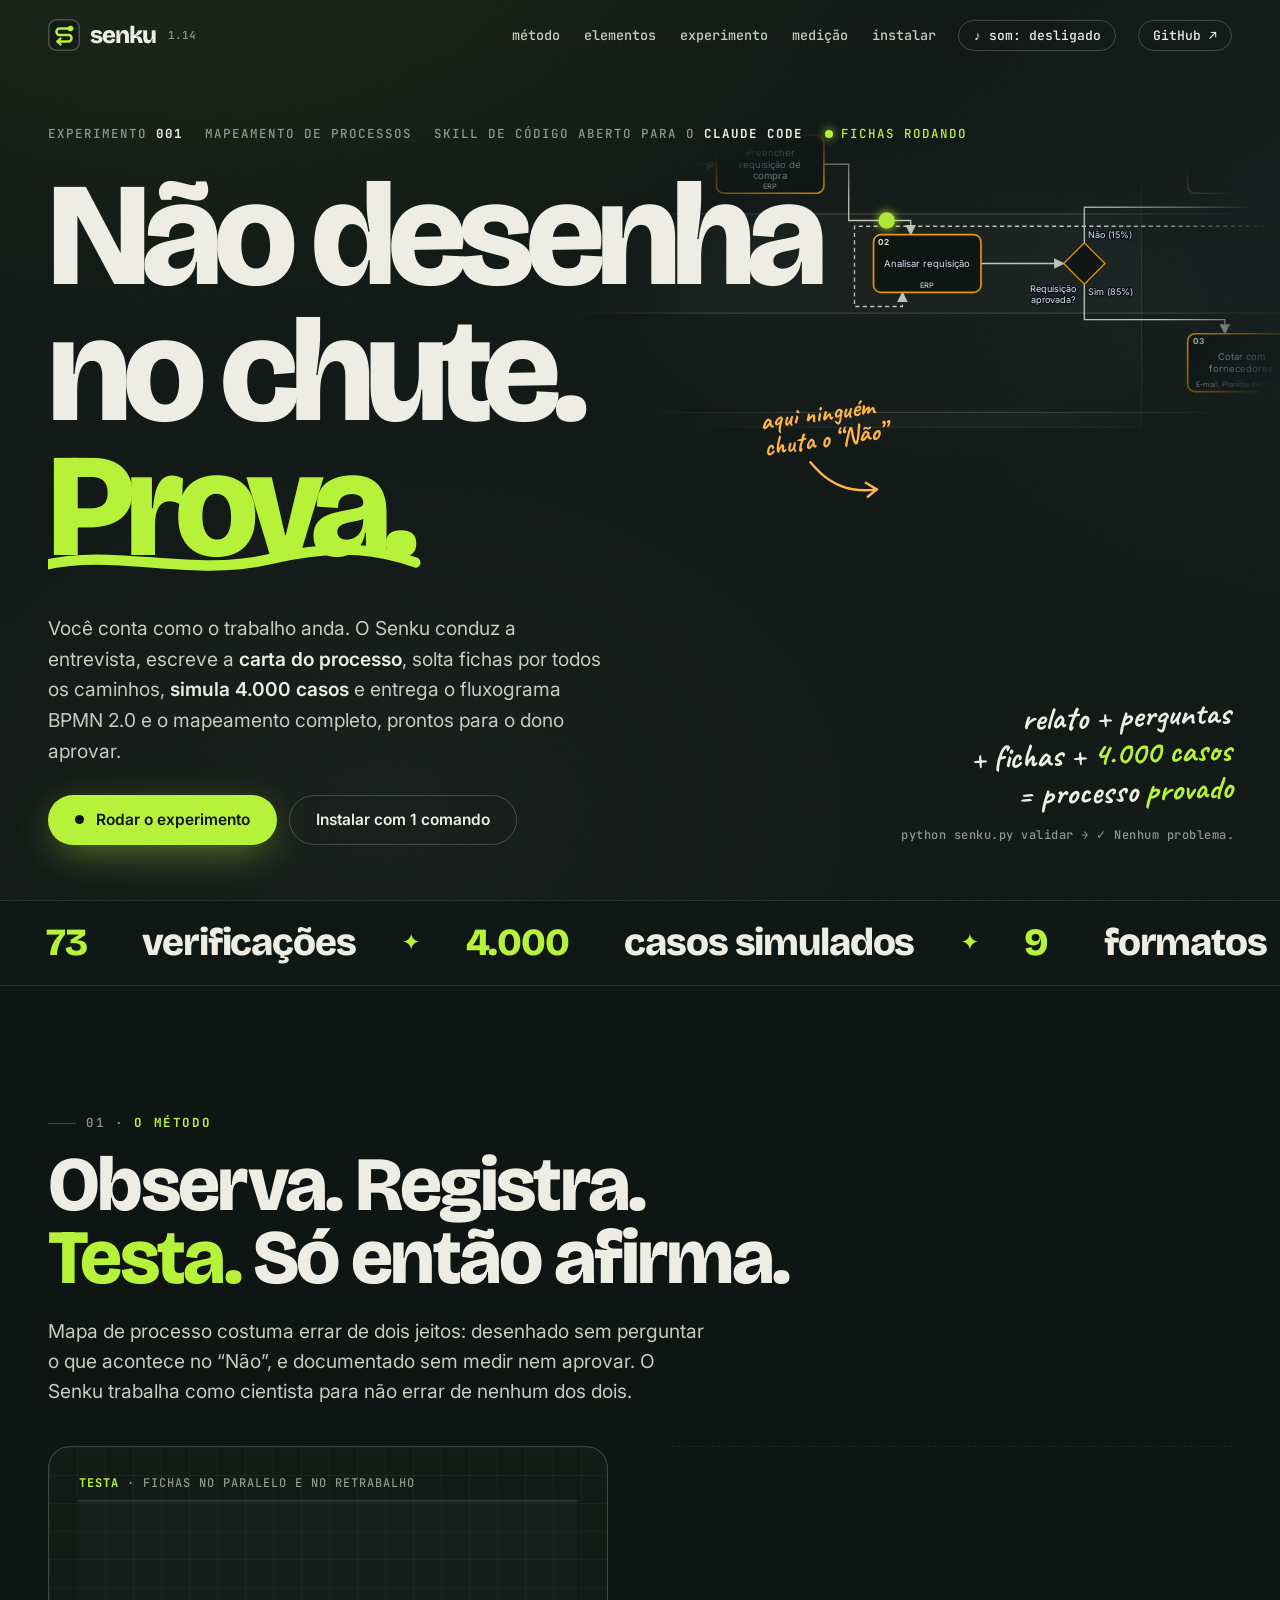
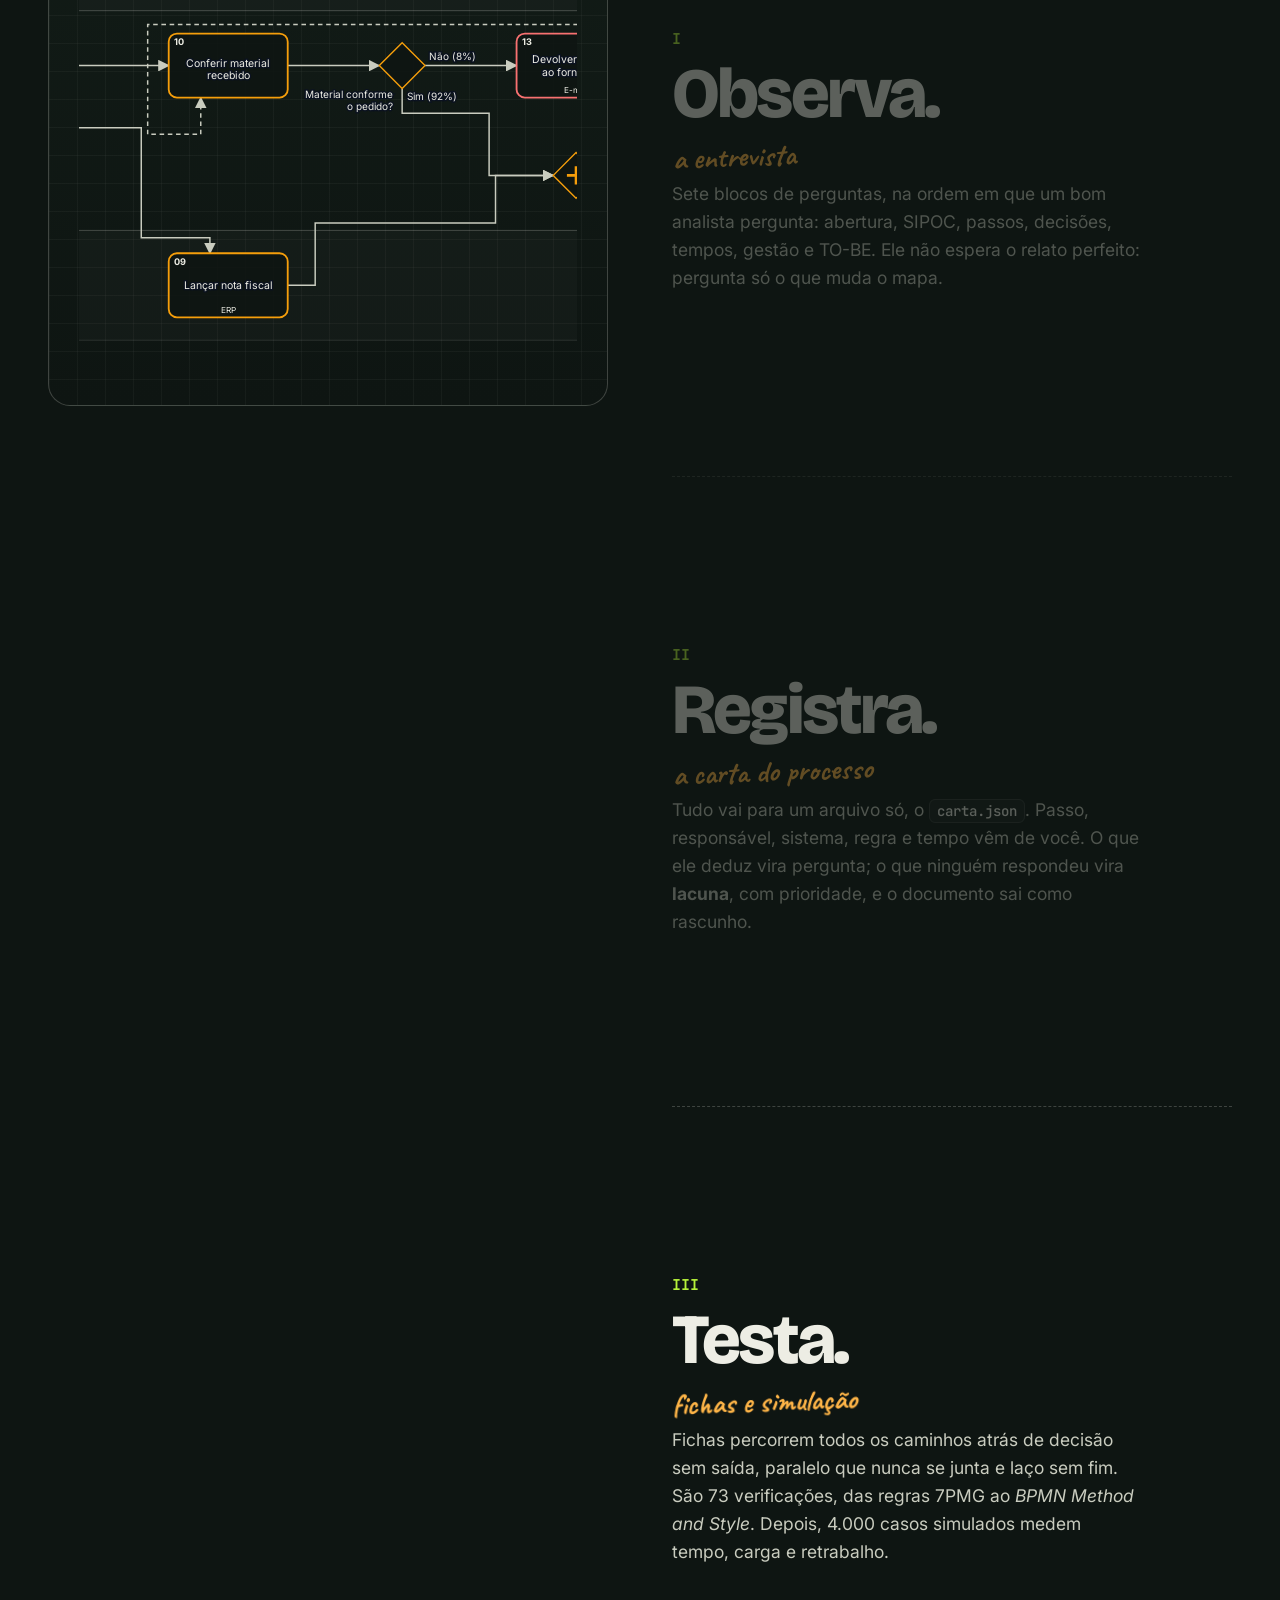
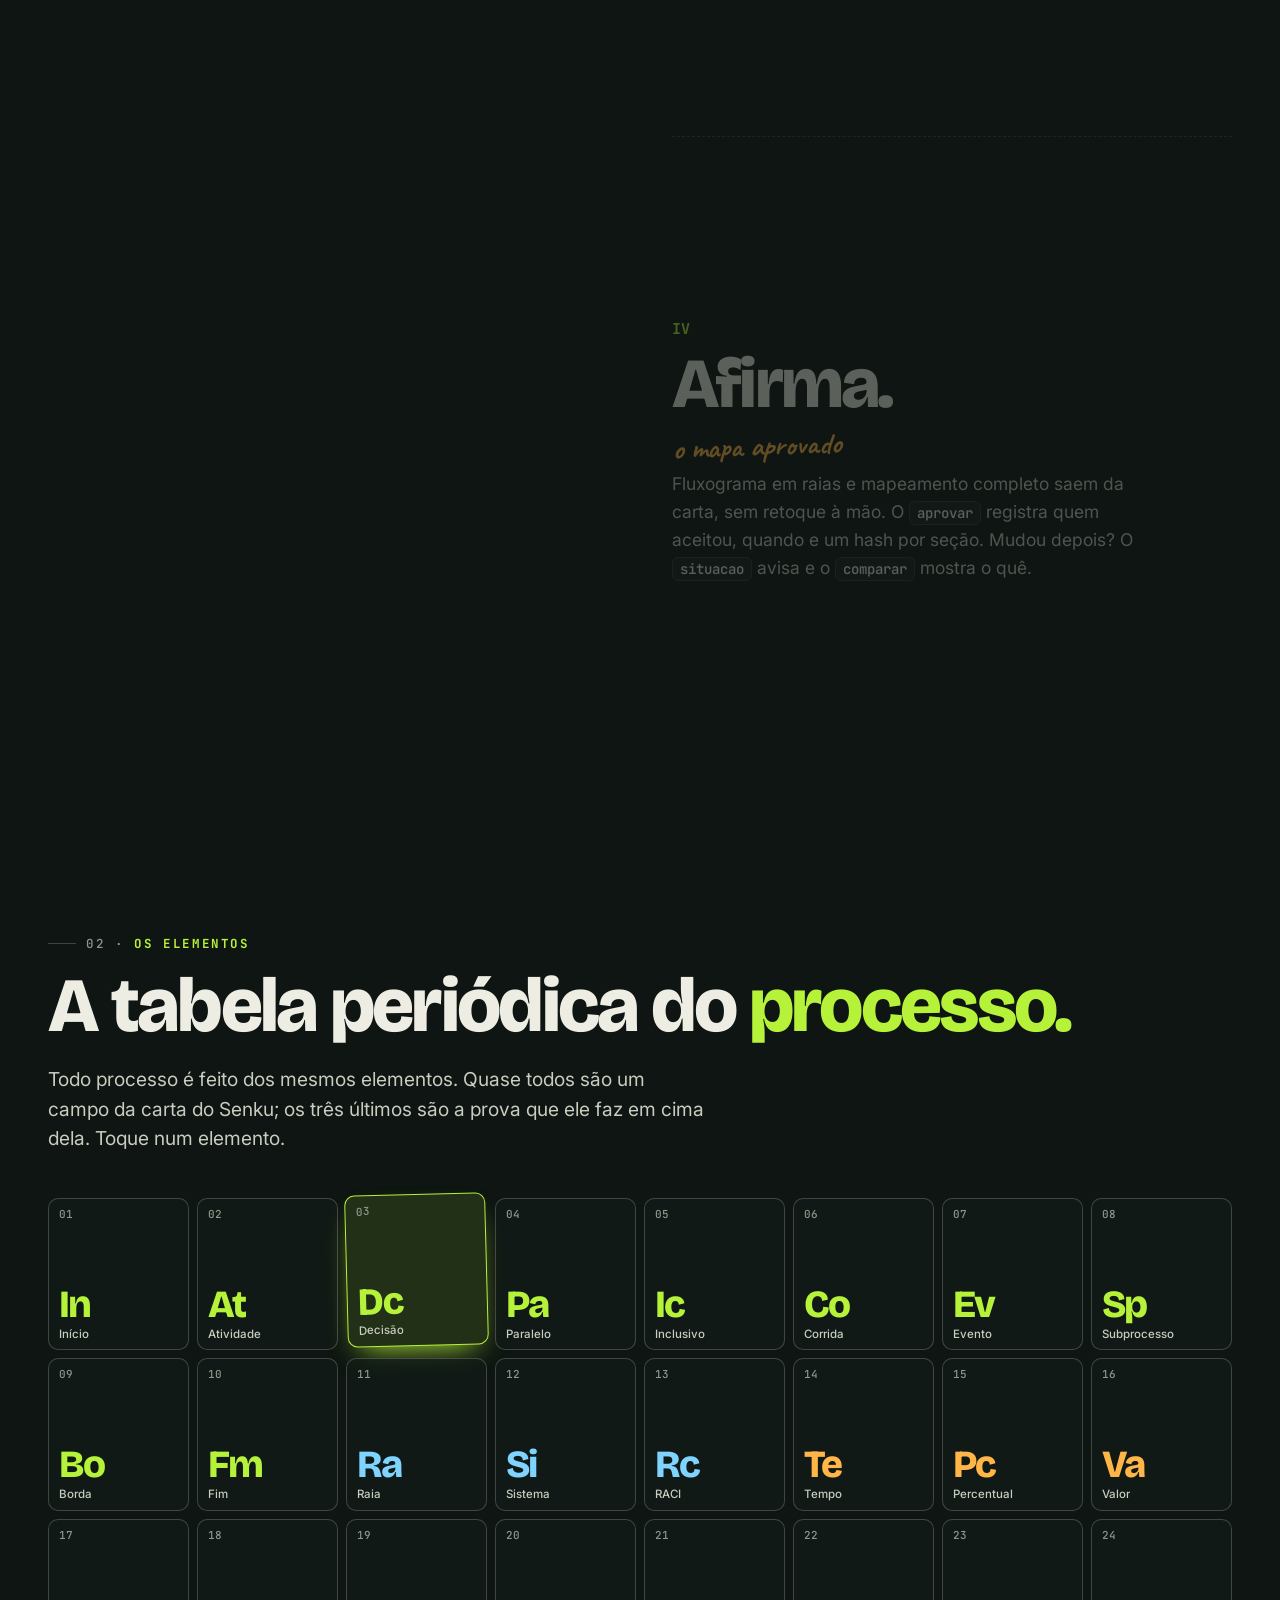
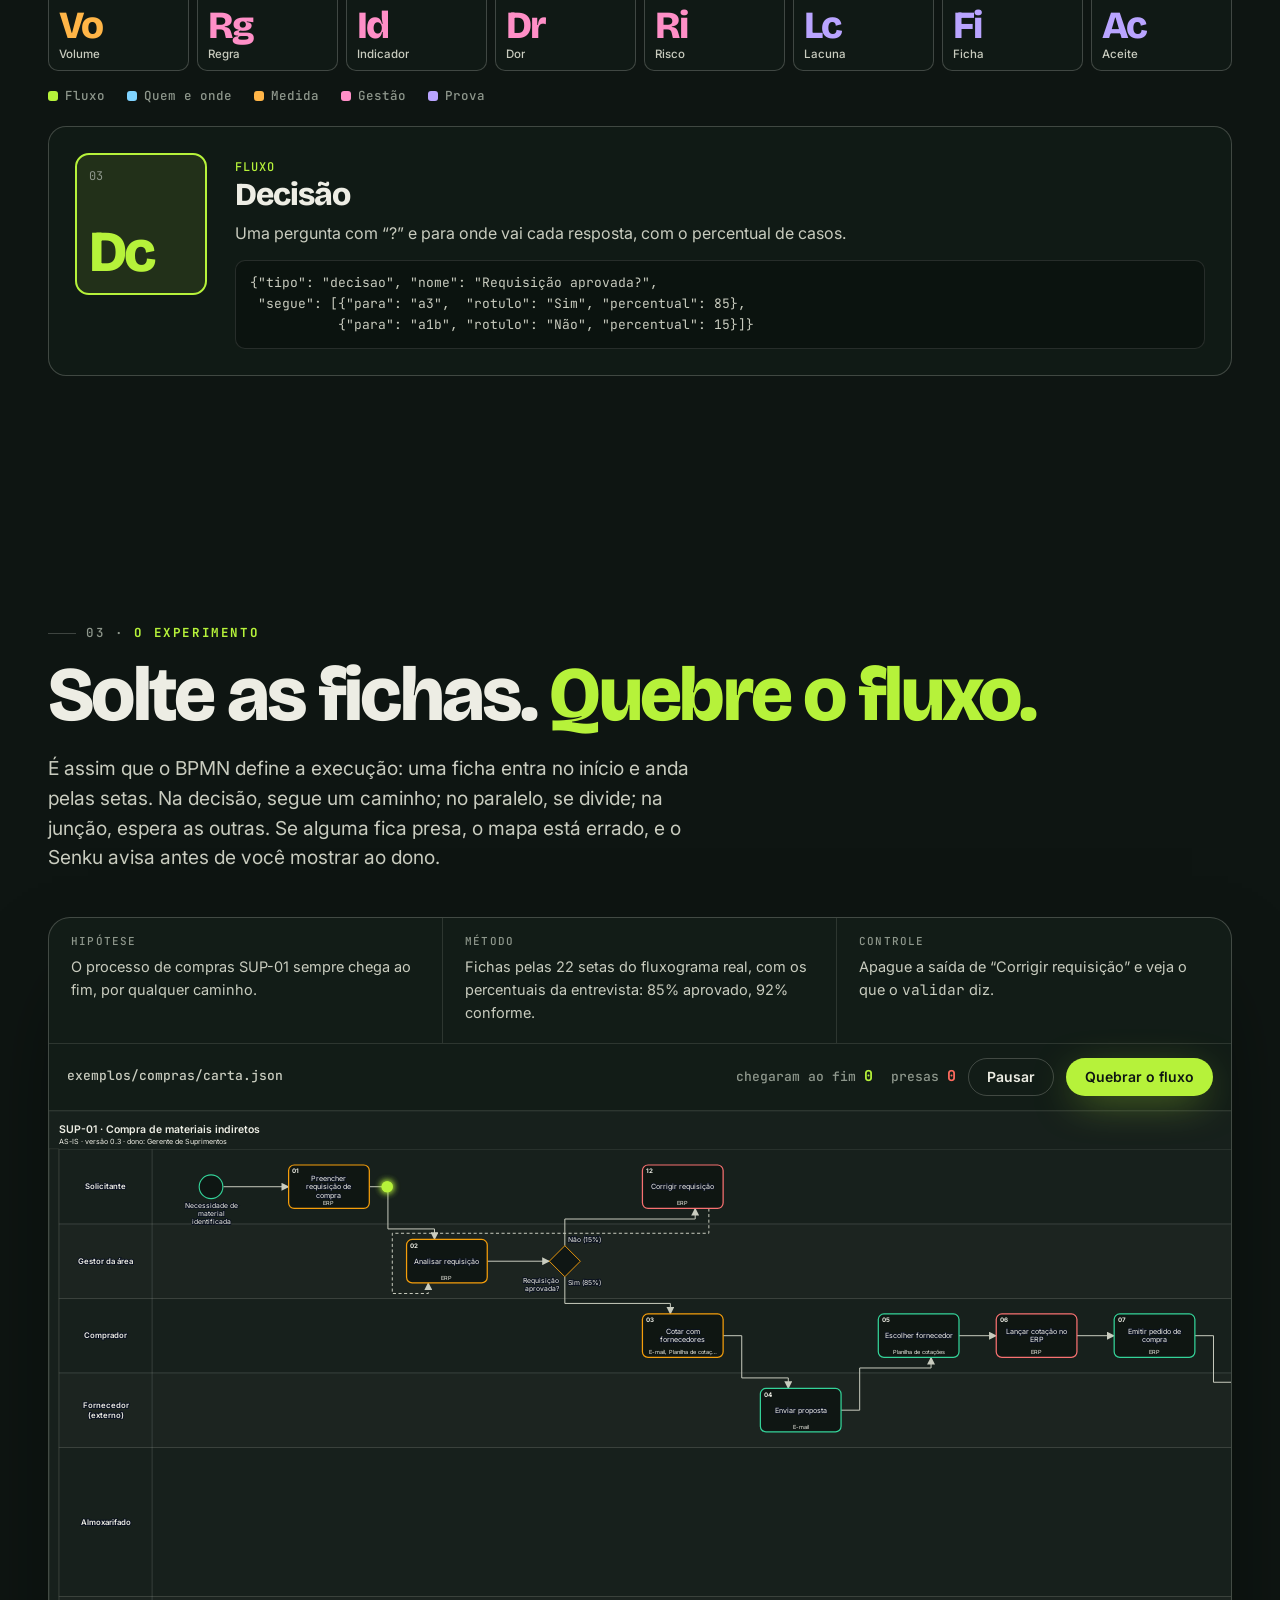
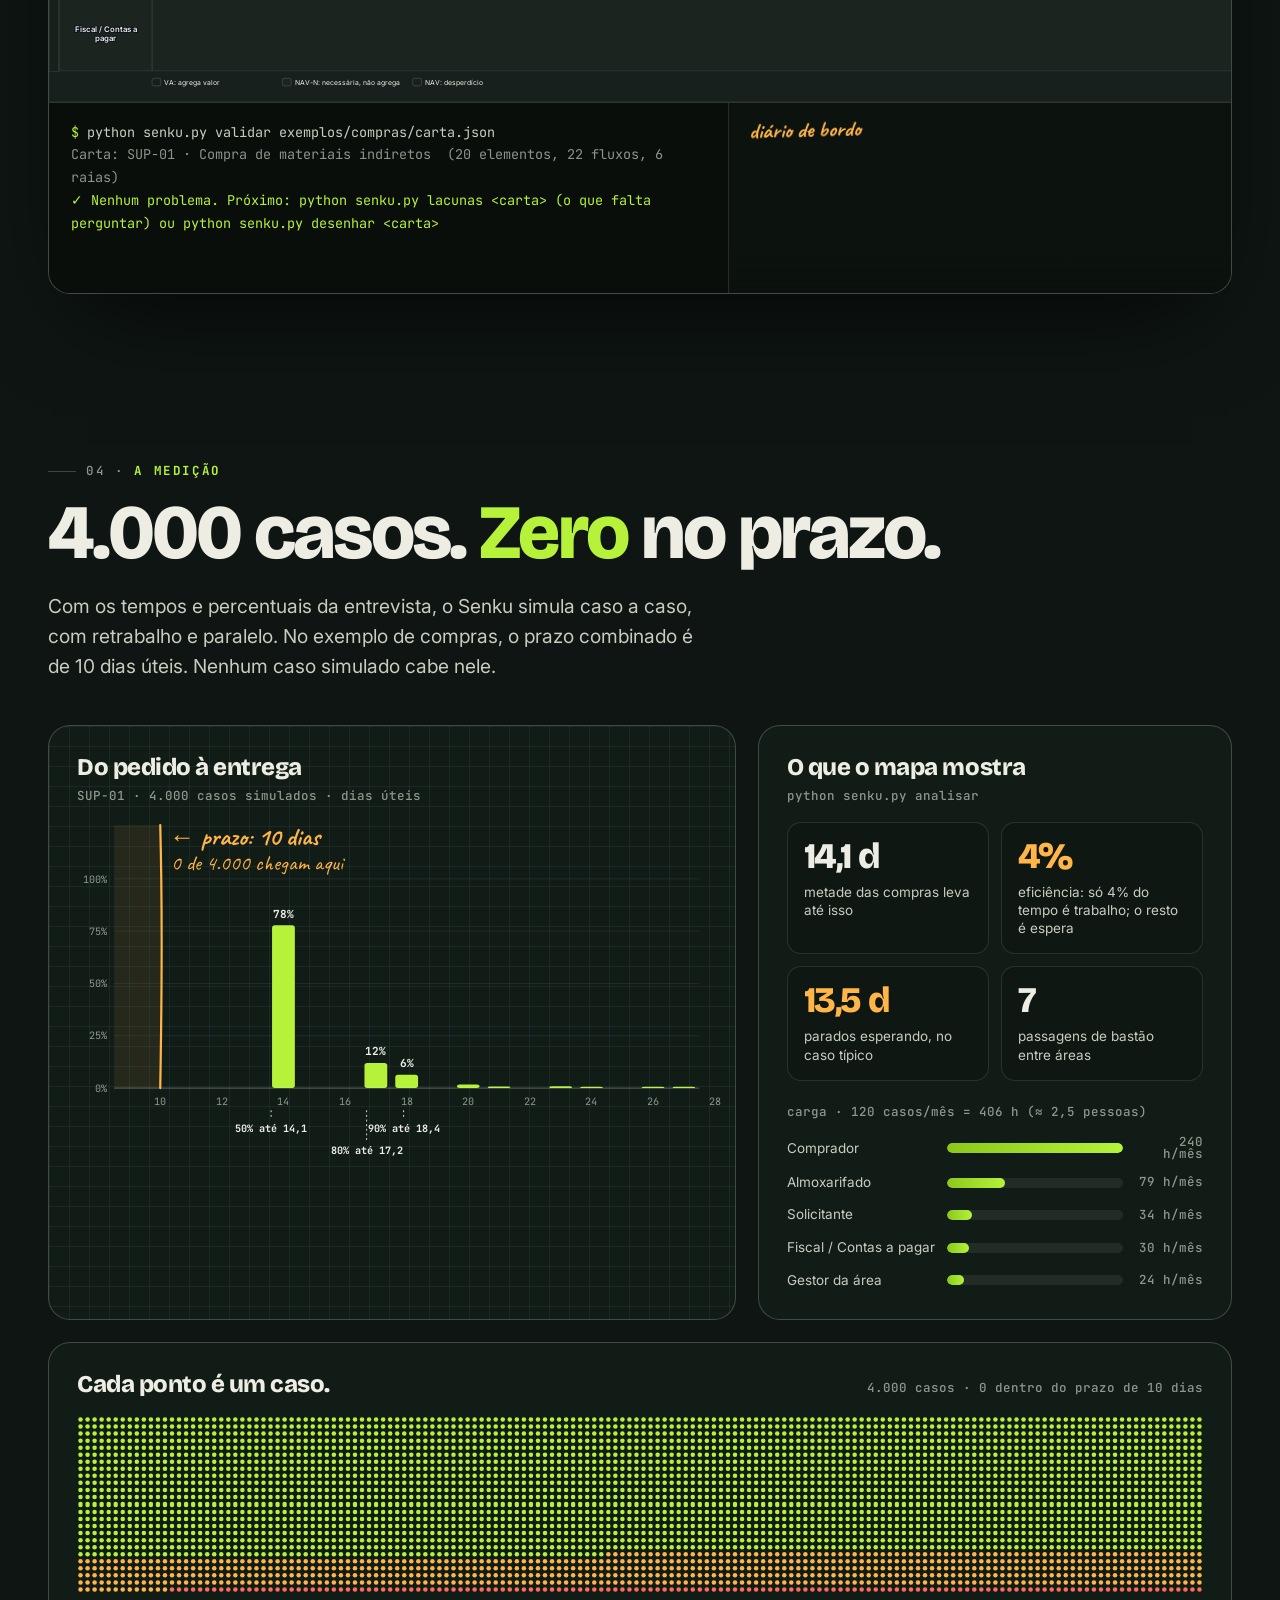
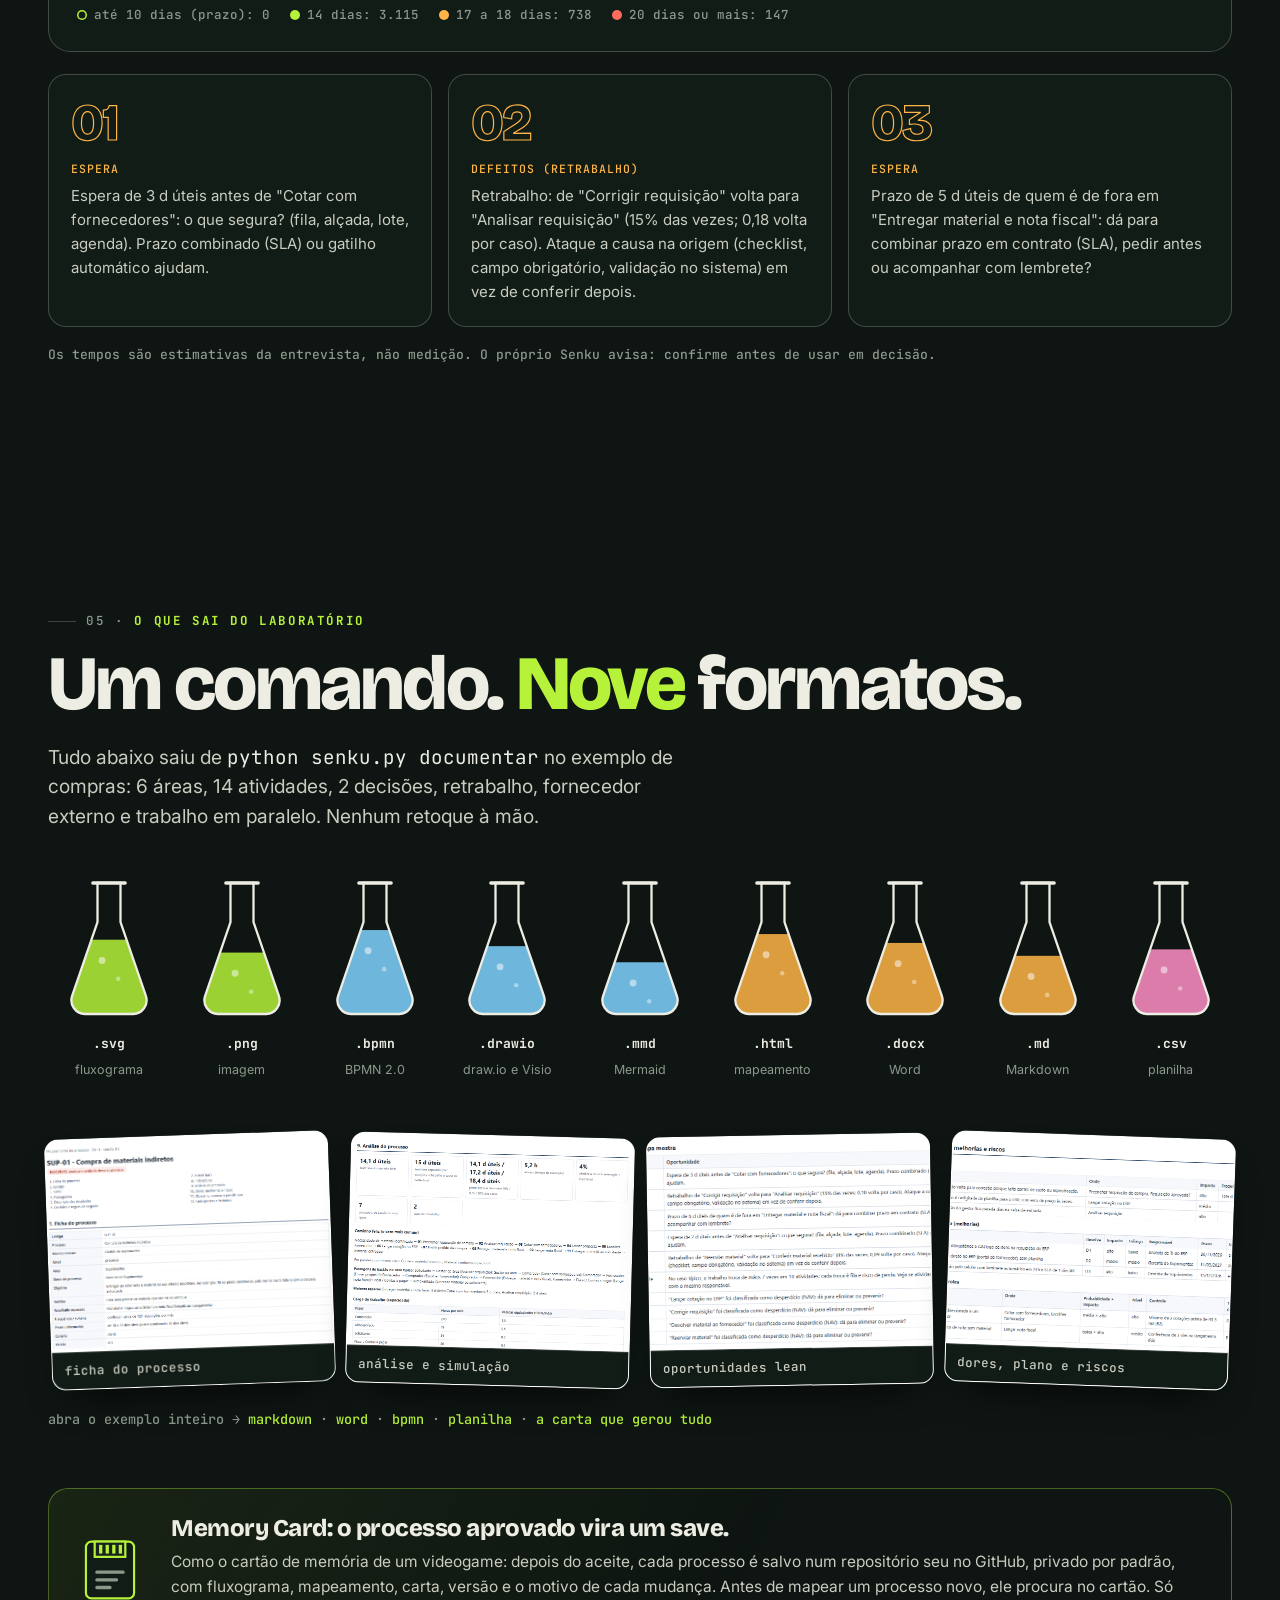
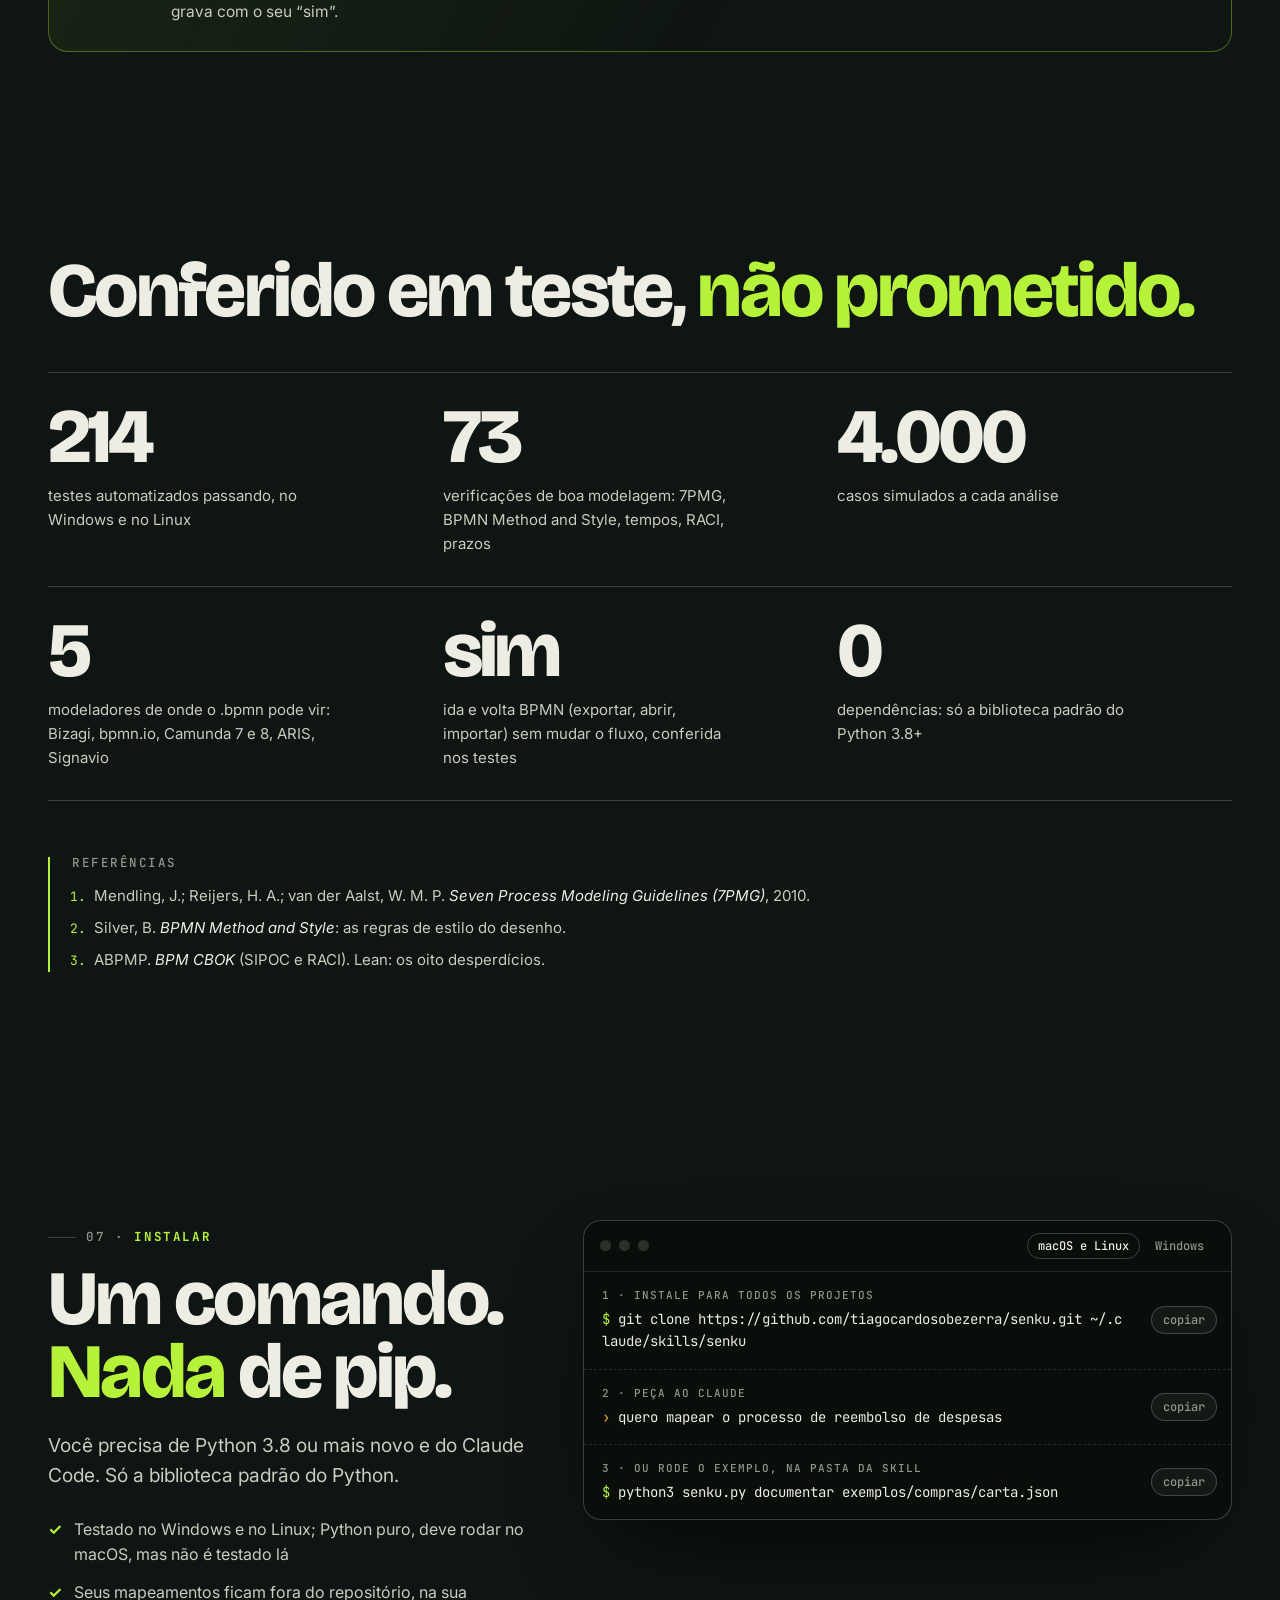
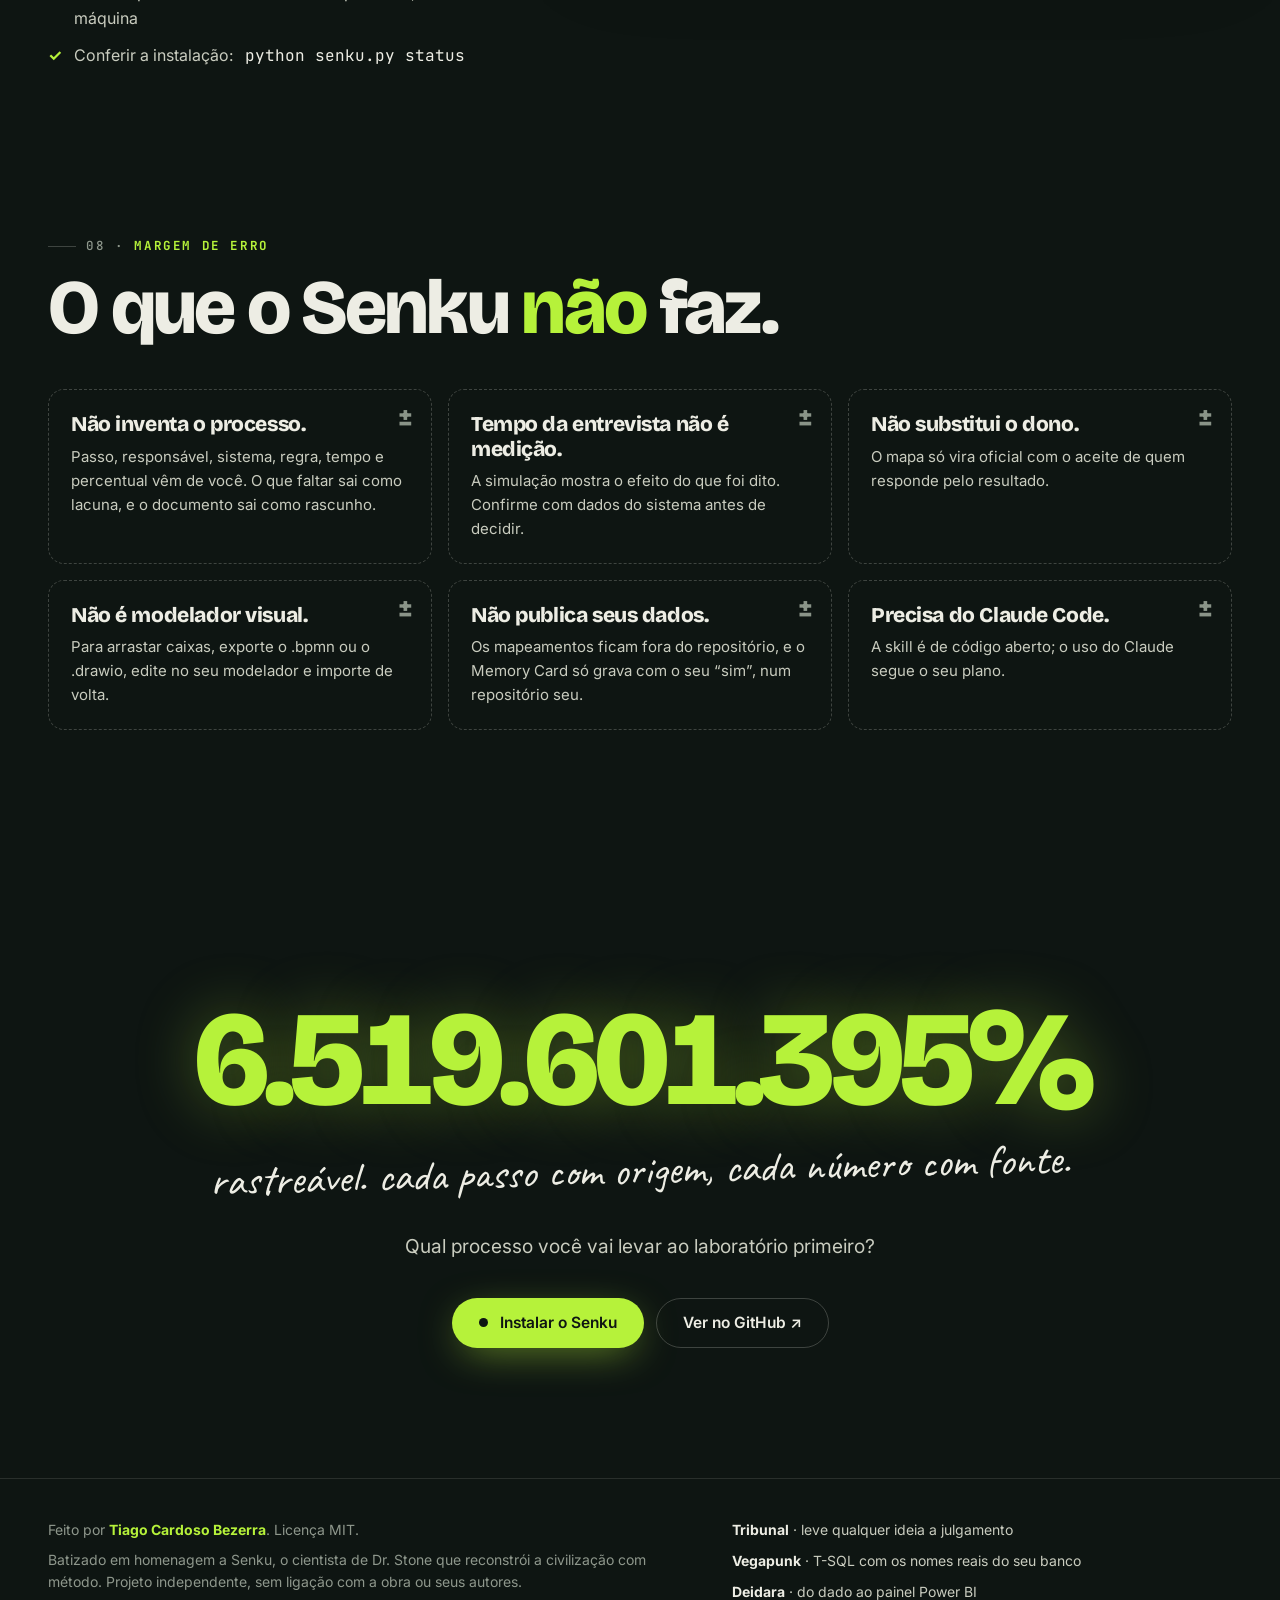
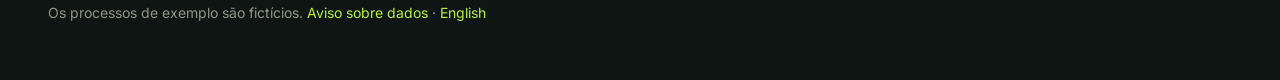
<file: docs/index.html>
<!doctype html>
<html lang="pt-BR">
<head>
<meta charset="utf-8">
<meta name="viewport" content="width=device-width, initial-scale=1">
<title>Senku · o laboratório do processo</title>
<meta name="description" content="Skill de código aberto para o Claude Code que mapeia processos como um cientista: entrevista, carta do processo, prova de fichas, 73 verificações, simulação de 4.000 casos e fluxograma BPMN 2.0 com mapeamento completo e aceite do dono.">
<meta property="og:title" content="Senku · não desenha no chute. Prova.">
<meta property="og:description" content="O laboratório do processo: conte como o trabalho anda e receba o fluxograma BPMN 2.0 e o mapeamento completo, provados com fichas e 4.000 casos simulados.">
<meta property="og:image" content="https://tiagocardosobezerra.github.io/senku/img/og.png">
<meta property="og:image:width" content="1280">
<meta property="og:image:height" content="640">
<meta property="og:type" content="website">
<meta property="og:url" content="https://tiagocardosobezerra.github.io/senku/">
<meta name="twitter:card" content="summary_large_image">
<meta name="theme-color" content="#0E1512">
<link rel="icon" href="img/icone.svg" type="image/svg+xml">
<link rel="preconnect" href="https://fonts.googleapis.com">
<link rel="preconnect" href="https://fonts.gstatic.com" crossorigin>
<link href="https://fonts.googleapis.com/css2?family=Bricolage+Grotesque:opsz,wght@12..96,500;12..96,700;12..96,800&family=Caveat:wght@500;700&family=Inter:wght@400;500;600;700&family=JetBrains+Mono:wght@400;500;700&display=swap" rel="stylesheet">
<style>
:root{
  --board:#0E1512; --board2:#121C17; --board3:#18241E; --line:rgba(237,237,228,.12); --line2:rgba(237,237,228,.22);
  --chalk:#EDEDE4; --chalk2:#C9CCBF; --dust:#8E978C; --faint:#8A9488;
  --lime:#B6F23A; --lime2:#8BC81A; --amb:#FFB547; --red:#FF6B5E; --sky:#7FD3FF; --pink:#FF8FC7; --vio:#B9A4FF;
  --dp:'Bricolage Grotesque','Inter',system-ui,sans-serif; --tx:'Inter',system-ui,-apple-system,'Segoe UI',sans-serif;
  --hw:'Caveat','Comic Sans MS',cursive; --mo:'JetBrains Mono',ui-monospace,Consolas,monospace;
  --w:1240px; --g:28px;
  --noise:url("data:image/svg+xml,%3Csvg xmlns='http://www.w3.org/2000/svg' width='220' height='220'%3E%3Cfilter id='n'%3E%3CfeTurbulence type='fractalNoise' baseFrequency='.85' numOctaves='3' stitchTiles='stitch'/%3E%3CfeColorMatrix values='0 0 0 0 1 0 0 0 0 1 0 0 0 0 1 0 0 0 .55 0'/%3E%3C/filter%3E%3Crect width='100%25' height='100%25' filter='url(%23n)'/%3E%3C/svg%3E");
}
*{box-sizing:border-box}
html{scroll-behavior:smooth;scroll-padding-top:80px}
body{margin:0;background:var(--board);color:var(--chalk);font:16px/1.6 var(--tx);-webkit-font-smoothing:antialiased;overflow-x:hidden}
body::before{content:"";position:fixed;inset:0;z-index:-2;pointer-events:none;
  background:radial-gradient(1200px 700px at 15% -10%,rgba(182,242,58,.07),transparent 60%),
             radial-gradient(900px 600px at 110% 30%,rgba(127,211,255,.05),transparent 60%),
             radial-gradient(700px 500px at 30% 90%,rgba(237,237,228,.035),transparent 70%),var(--board)}
body::after{content:"";position:fixed;inset:0;z-index:-1;pointer-events:none;background-image:var(--noise);opacity:.06;mix-blend-mode:screen}
img{max-width:100%;display:block}
a{color:var(--lime);text-decoration:none}
a:hover{text-decoration:underline;text-underline-offset:4px;text-decoration-thickness:1px}
:focus-visible{outline:2px dashed var(--lime);outline-offset:4px;border-radius:4px}
::selection{background:var(--lime);color:var(--board)}
.wrap{max-width:var(--w);margin:0 auto;padding:0 var(--g)}
.wrap>*,.grid>*,.med>*,.inst>*{min-width:0}
.mono{font-family:var(--mo)}
.hw{font-family:var(--hw)}
h1,h2,h3{margin:0}
p{margin:0}
section{padding:120px 0;position:relative}
.label{display:inline-flex;align-items:center;gap:10px;font:500 12.5px/1 var(--mo);letter-spacing:1.6px;text-transform:uppercase;color:var(--dust)}
.label b{color:var(--lime);font-weight:700}
.label::before{content:"";width:28px;height:1px;background:var(--line2)}
h2.t{font:800 clamp(38px,6vw,88px)/.95 var(--dp);letter-spacing:-.035em;margin:18px 0 22px;text-wrap:balance}
h2.t em{font-style:normal;color:var(--lime)}
.lead{font-size:clamp(17px,1.5vw,20px);color:var(--chalk2);max-width:660px;line-height:1.55}
.rv{opacity:0;transform:translateY(22px);transition:opacity .8s cubic-bezier(.2,.8,.2,1),transform .8s cubic-bezier(.2,.8,.2,1)}
.rv.in{opacity:1;transform:none}
.d1{transition-delay:.08s}.d2{transition-delay:.16s}.d3{transition-delay:.24s}

/* cursor ficha */
.cur{position:fixed;left:0;top:0;width:14px;height:14px;margin:-7px 0 0 -7px;border-radius:50%;background:var(--lime);box-shadow:0 0 16px var(--lime);pointer-events:none;z-index:99;transition:width .2s,height .2s,margin .2s,background .2s,opacity .2s;opacity:0}
.cur.on{opacity:1}
.cur.big{width:46px;height:46px;margin:-23px 0 0 -23px;background:rgba(182,242,58,.14);box-shadow:0 0 0 1.5px var(--lime)}
@media (hover:none),(pointer:coarse){.cur{display:none}}

/* barra */
nav.top{position:fixed;top:0;left:0;right:0;z-index:30;transition:background .3s,border-color .3s;border-bottom:1px solid transparent}
nav.top.sc{background:rgba(14,21,18,.82);backdrop-filter:blur(12px);border-bottom-color:var(--line)}
nav.top .wrap{display:flex;align-items:center;gap:22px;height:70px}
.brand{display:flex;align-items:center;gap:10px;color:var(--chalk);font:800 24px/1 var(--dp);letter-spacing:-.04em}
.brand:hover{text-decoration:none}
.brand svg{width:32px;height:32px}
.brand sup{font:500 11px var(--mo);color:var(--dust);letter-spacing:0;margin-left:2px}
nav.top ul{display:flex;gap:24px;list-style:none;margin:0 0 0 auto;padding:0}
nav.top ul a{color:var(--chalk2);font:500 13.5px/1 var(--mo)}
nav.top ul a:hover{color:var(--lime);text-decoration:none}
.nbtn{display:inline-flex;align-items:center;gap:8px;border:1px solid var(--line2);border-radius:999px;padding:8px 14px;color:var(--chalk);font:500 13px/1 var(--mo);background:none;cursor:pointer;white-space:nowrap}
.nbtn:hover{border-color:var(--lime);text-decoration:none;color:var(--lime)}
.nbtn[aria-pressed=true]{border-color:var(--lime);color:var(--lime)}
.prog{position:fixed;left:0;top:0;height:2px;background:var(--lime);box-shadow:0 0 10px var(--lime);z-index:31;width:0}
@media (max-width:1000px){nav.top ul{display:none}nav.top .nbtn.som{margin-left:auto}}
@media (max-width:480px){.nbtn.som span{display:none}}

/* botões */
.btn{display:inline-flex;align-items:center;gap:12px;border-radius:999px;padding:16px 26px;font:600 15.5px/1 var(--tx);cursor:pointer;border:1.5px solid transparent;transition:transform .2s,background .2s,border-color .2s,color .2s;will-change:transform}
.btn:hover{text-decoration:none}
.btn-lime{background:var(--lime);color:#0E1512;box-shadow:0 10px 40px -10px rgba(182,242,58,.6)}
.btn-lime:hover{background:#cbff5c}
.btn-ghost{border-color:var(--line2);color:var(--chalk);background:none}
.btn-ghost:hover{border-color:var(--chalk)}
.btn .dot{width:9px;height:9px;border-radius:50%;background:currentColor}
.btn-sm{padding:11px 18px;font-size:14px}

/* hero: o quadro */
.hero{min-height:100vh;min-height:100svh;padding:120px 0 48px;display:flex;flex-direction:column;justify-content:center;overflow:hidden}
.hero .wrap{position:relative;width:100%}
.exp{display:flex;flex-wrap:wrap;gap:10px 22px;font:500 12.5px/1 var(--mo);color:var(--dust);letter-spacing:1px;text-transform:uppercase;position:relative;z-index:2}
.exp b{color:var(--chalk)}
.exp .live{color:var(--lime);display:inline-flex;align-items:center;gap:8px}
.exp .live::before{content:"";width:8px;height:8px;border-radius:50%;background:var(--lime);box-shadow:0 0 10px var(--lime);animation:pul 1.4s infinite}
@keyframes pul{50%{opacity:.25}}
.hero h1{font:800 clamp(58px,11.5vw,184px)/.84 var(--dp);letter-spacing:-.055em;margin:34px 0 0;position:relative;z-index:2}
.hero h1 .l{display:block;overflow:hidden;padding:.16em 0 .08em;margin:-.16em 0 -.08em}
.hero h1 .l>span{display:inline-block;transform:translateY(105%);animation:sobe 1.1s cubic-bezier(.2,.9,.1,1) forwards}
.hero h1 .l:nth-child(2)>span{animation-delay:.12s}
.hero h1 .l:nth-child(3)>span{animation-delay:.24s}
@keyframes sobe{to{transform:none}}
.hero h1 .pv{color:var(--lime);position:relative}
.hero h1 .pv svg{position:absolute;left:-3%;bottom:-.1em;width:106%;height:.3em;overflow:visible}
.hero h1 .pv svg path{stroke:var(--lime);stroke-width:7;fill:none;stroke-linecap:round;stroke-dasharray:900;stroke-dashoffset:900;animation:risca 1s 1.1s cubic-bezier(.6,0,.2,1) forwards}
@keyframes risca{to{stroke-dashoffset:0}}
.hero .sub{display:grid;grid-template-columns:1.1fr .9fr;gap:48px;align-items:end;margin-top:44px;position:relative;z-index:2}
.hero .sub p{font-size:clamp(17px,1.5vw,20px);color:var(--chalk2);max-width:560px}
.hero .sub p strong{color:var(--chalk);font-weight:600}
.hero .ctas{display:flex;flex-wrap:wrap;gap:12px;margin-top:28px}
.formula{font:700 clamp(26px,2.6vw,36px)/1.12 var(--hw);color:var(--chalk);transform:rotate(-2deg);text-align:right}
.formula i{font-style:normal;color:var(--lime)}
.formula small{display:block;font:500 12px/1.4 var(--mo);color:var(--dust);transform:rotate(2deg);margin-top:12px;letter-spacing:.5px}
.board-diagram{position:absolute;z-index:1;right:-4%;top:-10px;width:60%;aspect-ratio:900/440;opacity:.95;pointer-events:none;
  -webkit-mask-image:radial-gradient(closest-side,#000 60%,transparent 100%);mask-image:radial-gradient(closest-side,#000 60%,transparent 100%)}
.board-diagram svg{width:100%;height:100%}
.giz-nota{position:absolute;z-index:2;right:30%;top:38%;font:700 26px/1 var(--hw);color:var(--amb);transform:rotate(-8deg);pointer-events:none;white-space:nowrap}
.giz-nota svg{display:block;width:70px;height:46px;margin:4px 0 0 40px;overflow:visible}
.giz-nota path{stroke:var(--amb);stroke-width:2.4;fill:none;stroke-linecap:round;stroke-dasharray:200;stroke-dashoffset:200;animation:risca 1s 1.8s forwards}
@media (max-width:640px){.exp span:nth-child(2),.exp span:nth-child(3){display:none}}
@media (max-width:900px){.board-diagram{position:relative;right:auto;top:auto;width:112%;margin:22px -6% -6px;opacity:1}.giz-nota{display:none}.hero .sub{grid-template-columns:1fr;gap:30px;margin-top:30px}.formula{text-align:left}}

/* faixa */
.ticker{border-top:1px solid var(--line);border-bottom:1px solid var(--line);overflow:hidden;white-space:nowrap;padding:22px 0;background:rgba(18,28,23,.6)}
.ticker .tr{display:inline-flex;gap:46px;animation:corre 40s linear infinite;padding-left:46px}
.ticker span{font:800 clamp(26px,3vw,42px)/1 var(--dp);letter-spacing:-.03em;color:var(--chalk);display:inline-flex;align-items:center;gap:46px}
.ticker span::after{content:"✦";color:var(--lime);font-size:.6em}
.ticker span b{color:var(--lime);font-weight:800;margin-right:.25em}
@keyframes corre{to{transform:translateX(-50%)}}

/* método: rolagem com painel fixo */
.metodo .grid{display:grid;grid-template-columns:1fr 1fr;gap:64px;margin-top:40px}
.sticky{position:sticky;top:110px;height:min(560px,72vh);border:1px solid var(--line2);border-radius:22px;background:linear-gradient(180deg,var(--board2),var(--board));overflow:hidden}
.sticky::before{content:"";position:absolute;inset:0;background-image:linear-gradient(var(--line) 1px,transparent 1px),linear-gradient(90deg,var(--line) 1px,transparent 1px);background-size:28px 28px;opacity:.35}
.cena{position:absolute;inset:0;padding:30px;display:flex;flex-direction:column;opacity:0;transform:scale(.98);transition:opacity .5s,transform .5s;pointer-events:none}
.cena.on{opacity:1;transform:none;pointer-events:auto}
.cena .k{font:500 12px/1 var(--mo);color:var(--dust);letter-spacing:1px;text-transform:uppercase;position:relative}
.cena .k b{color:var(--lime)}
.passo{min-height:70vh;display:flex;flex-direction:column;justify-content:center;padding:30px 0;border-top:1px dashed var(--line2);opacity:.35;transition:opacity .5s}
.passo.on{opacity:1}
.passo .n{font:700 15px/1 var(--mo);color:var(--lime)}
.passo h3{font:800 clamp(46px,5.5vw,78px)/.95 var(--dp);letter-spacing:-.04em;margin:14px 0 6px}
.passo .s{font:700 30px/1 var(--hw);color:var(--amb);transform:rotate(-2deg);display:inline-block;margin-bottom:16px}
.passo p{color:var(--chalk2);font-size:17.5px;max-width:470px}
.passo code{font:500 14px var(--mo);color:var(--chalk);background:rgba(237,237,228,.06);border:1px solid var(--line);border-radius:6px;padding:2px 7px}
.bolhas{position:relative;margin-top:22px;display:flex;flex-direction:column;gap:12px}
.bolha{max-width:88%;border-radius:18px;padding:13px 16px;font-size:15px;line-height:1.45;opacity:0;transform:translateY(10px);transition:opacity .5s,transform .5s}
.cena.on .bolha{opacity:1;transform:none}
.bolha.v{background:rgba(237,237,228,.07);border:1px solid var(--line2);align-self:flex-end;border-bottom-right-radius:4px}
.bolha.s{background:rgba(182,242,58,.08);border:1px solid rgba(182,242,58,.35);border-bottom-left-radius:4px}
.bolha small{display:block;font:600 11px/1 var(--mo);letter-spacing:1px;text-transform:uppercase;margin-bottom:6px;color:var(--dust)}
.bolha.s small{color:var(--lime)}
.cena.on .bolha:nth-child(2){transition-delay:.25s}.cena.on .bolha:nth-child(3){transition-delay:.5s}.cena.on .bolha:nth-child(4){transition-delay:.75s}
.json{position:relative;margin-top:20px;font:13.5px/1.75 var(--mo);color:var(--chalk2);white-space:pre;overflow:hidden}
.json .jk{color:var(--sky)}.json .s{color:var(--lime)}.json .c{color:var(--faint)}
.json .lac{background:rgba(255,107,94,.12);color:var(--red);border-radius:4px;padding:0 4px}
.caret{display:inline-block;width:8px;height:16px;background:var(--lime);vertical-align:-3px;animation:pul 1s steps(1) infinite}
.mini{position:relative;flex:1;margin-top:10px}
.mini svg{width:100%;height:100%}
.aceite{position:relative;margin:auto;width:min(380px,90%);border:1px solid var(--line2);border-radius:14px;background:rgba(14,21,18,.85);padding:22px}
.aceite .row{display:flex;justify-content:space-between;gap:12px;font:13px/1.9 var(--mo);color:var(--chalk2);border-bottom:1px dashed var(--line);padding:4px 0}
.aceite .row b{color:var(--chalk);font-weight:500;text-align:right}
.carimbo{position:absolute;right:-22px;top:-30px;transform:rotate(-14deg) scale(2.2);opacity:0;font:800 26px/1 var(--dp);letter-spacing:.04em;color:var(--lime);border:3px solid var(--lime);border-radius:10px;padding:8px 14px;text-transform:uppercase;transition:transform .35s cubic-bezier(.3,1.6,.5,1),opacity .2s;background:rgba(14,21,18,.6)}
.cena.on .carimbo{transform:rotate(-14deg) scale(1);opacity:1;transition-delay:.4s}
@media (max-width:900px){.metodo .grid{grid-template-columns:1fr;gap:0}.sticky{display:none}.passo{min-height:auto;opacity:1;padding:36px 0}}

/* tabela periódica */
.tabela{display:grid;grid-template-columns:repeat(8,minmax(0,1fr));gap:8px;margin-top:44px}
.el{position:relative;min-width:0;aspect-ratio:1/1.08;border:1px solid var(--line2);border-radius:10px;padding:10px 10px 8px;background:rgba(18,28,23,.7);cursor:pointer;text-align:left;color:var(--chalk);font:inherit;display:flex;flex-direction:column;transition:transform .25s cubic-bezier(.3,1.4,.5,1),background .2s,border-color .2s,box-shadow .2s}
.el:hover,.el[aria-pressed=true]{transform:translateY(-4px) rotate(-1.5deg);border-color:var(--c);background:color-mix(in srgb,var(--c) 12%,var(--board));box-shadow:0 14px 30px -14px var(--c)}
.el .z{font:500 11px/1 var(--mo);color:var(--dust)}
.el .sy{font:800 clamp(24px,3vw,42px)/1 var(--dp);letter-spacing:-.04em;color:var(--c);margin:auto 0 4px}
.el .nm{font:500 11.5px/1.2 var(--tx);color:var(--chalk2);white-space:nowrap;overflow:hidden;text-overflow:ellipsis}
.ficha-el{display:grid;grid-template-columns:auto minmax(0,1fr);gap:28px;align-items:start;margin-top:22px;border:1px solid var(--line2);border-radius:18px;padding:26px;background:rgba(18,28,23,.75)}
.ficha-el .big{width:132px;aspect-ratio:1/1.08;border:2px solid var(--c);border-radius:14px;padding:12px;display:flex;flex-direction:column;background:color-mix(in srgb,var(--c) 10%,transparent)}
.ficha-el .big .sy{font:800 58px/1 var(--dp);color:var(--c);letter-spacing:-.05em;margin:auto 0 0}
.ficha-el h3{font:800 32px/1 var(--dp);letter-spacing:-.03em}
.ficha-el .grp{font:500 12px var(--mo);color:var(--c);text-transform:uppercase;letter-spacing:1px}
.ficha-el p{color:var(--chalk2);margin-top:10px;max-width:640px}
.ficha-el pre{margin:14px 0 0;font:13px/1.6 var(--mo);color:var(--chalk2);background:rgba(0,0,0,.25);border:1px solid var(--line);border-radius:10px;padding:12px 14px;overflow-x:auto;white-space:pre}
.legenda{display:flex;flex-wrap:wrap;gap:8px 22px;margin-top:16px;font:500 12.5px var(--mo);color:var(--dust)}
.legenda i{display:inline-block;width:10px;height:10px;border-radius:3px;margin-right:7px;vertical-align:-1px}
@media (max-width:900px){.tabela{grid-template-columns:repeat(4,minmax(0,1fr))}.ficha-el{grid-template-columns:minmax(0,1fr);padding:20px}.ficha-el .big{width:110px}}

/* experimento */
.lab{position:relative;border:1px solid var(--line2);border-radius:22px;background:var(--board2);overflow:hidden;margin-top:44px;box-shadow:0 40px 100px -40px rgba(0,0,0,.8);transition:border-color .3s}
.lab-top{display:grid;grid-template-columns:repeat(3,1fr);border-bottom:1px solid var(--line)}
.lab-top div{padding:18px 22px;border-right:1px solid var(--line)}
.lab-top div:last-child{border-right:0}
.lab-top small{display:block;font:500 11px/1 var(--mo);letter-spacing:1.2px;text-transform:uppercase;color:var(--dust);margin-bottom:8px}
.lab-top p{font-size:14.5px;color:var(--chalk2)}
.lab-bar{display:flex;flex-wrap:wrap;align-items:center;gap:12px;padding:14px 18px;border-bottom:1px solid var(--line)}
.lab-bar .t{font:500 13px/1.3 var(--mo);color:var(--chalk2);margin-right:auto}
.cnt{display:flex;gap:18px;font:500 13px/1 var(--mo);color:var(--dust)}
.cnt b{color:var(--lime);font-size:15px}
.cnt .bad b{color:var(--red)}
.diagram{overflow-x:auto;overscroll-behavior-x:contain;scrollbar-color:var(--line2) transparent;cursor:grab}
.diagram .inner{width:2000px;aspect-ratio:3222/952}
.diagram svg{width:100%;height:100%;display:block}
.saida{display:grid;grid-template-columns:1.35fr 1fr;border-top:1px solid var(--line)}
.term{background:#090E0B;padding:18px 22px;font:13.5px/1.7 var(--mo);color:var(--chalk2);white-space:pre-wrap;min-height:190px}
.term .p{color:var(--lime)} .term .ok{color:var(--lime)} .term .er{color:var(--red)} .term .dim{color:var(--faint)}
.diario{border-left:1px solid var(--line);padding:16px 20px;background:rgba(9,14,11,.6);max-height:230px;overflow:hidden;position:relative}
.diario h4{margin:0 0 10px;font:700 22px/1 var(--hw);color:var(--amb);transform:rotate(-1.5deg);display:inline-block}
.diario ol{list-style:none;margin:0;padding:0;font:12.5px/1.75 var(--mo);color:var(--chalk2)}
.diario li{animation:entra .4s ease}
.diario li b{color:var(--dust);font-weight:500}
.diario li.ok::before{content:"✓ ";color:var(--lime)}
.diario li.vol::before{content:"↺ ";color:var(--amb)}
.diario li.er::before{content:"✗ ";color:var(--red)}
.diario li.er{color:var(--red)}
.diario::after{content:"";position:absolute;left:0;right:0;bottom:0;height:50px;background:linear-gradient(transparent,#0b110d)}
@keyframes entra{from{opacity:0;transform:translateX(-8px)}}
.lab.falhou{border-color:var(--red);box-shadow:0 0 0 1px var(--red),0 40px 120px -40px rgba(255,107,94,.45)}
@media (max-width:860px){.lab-top{grid-template-columns:1fr}.lab-top div{border-right:0;border-bottom:1px solid var(--line)}.saida{grid-template-columns:1fr}.diario{border-left:0;border-top:1px solid var(--line)}}

/* fluxograma em giz */
svg.giz>rect{fill:rgba(237,237,228,.018)!important;stroke:rgba(237,237,228,.13)!important}
svg.giz>rect:nth-of-type(even){fill:transparent!important}
svg.giz .seta{stroke:#C9CCBF!important;stroke-width:1.6;transition:opacity .3s}
svg.giz marker path{fill:#C9CCBF}
svg.giz .seta.cortada{opacity:.07}
svg.giz .no rect,svg.giz .no circle,svg.giz .no path{fill:rgba(14,21,18,.88)!important}
svg.giz text{fill:#EDEDE4}
svg.giz .no.ativo rect,svg.giz .no.ativo circle,svg.giz .no.ativo path{filter:drop-shadow(0 0 8px rgba(182,242,58,.9))}
svg.giz .no.travado rect{stroke:#FF6B5E!important;stroke-width:3.5!important;animation:trav .8s infinite}
@keyframes trav{50%{stroke-opacity:.25}}
svg .ficha{fill:#B6F23A;filter:drop-shadow(0 0 6px #B6F23A)}
svg .ficha.par{fill:#7FD3FF;filter:drop-shadow(0 0 6px #7FD3FF)}
svg .ficha.morta{fill:#FF6B5E;filter:drop-shadow(0 0 8px #FF6B5E)}
svg .faisca{fill:none;stroke:#B6F23A;stroke-width:2.5}

/* medição */
.med{display:grid;grid-template-columns:1.45fr 1fr;gap:22px;margin-top:44px}
.papel{position:relative;border:1px solid var(--line2);border-radius:22px;padding:28px;background:var(--board2);overflow:hidden}
.papel.grade::before{content:"";position:absolute;inset:0;background-image:linear-gradient(rgba(127,211,255,.07) 1px,transparent 1px),linear-gradient(90deg,rgba(127,211,255,.07) 1px,transparent 1px);background-size:20px 20px}
.papel>*{position:relative}
.papel h3{font:800 24px/1.1 var(--dp);letter-spacing:-.02em}
.papel .sub{font:500 12.5px var(--mo);color:var(--dust);margin-top:6px}
.chart{margin-top:10px}
.chart svg{width:100%;height:auto;display:block;overflow:visible}
.chart text{font-family:var(--mo);font-size:11px;fill:#8E978C}
.chart .bar{fill:#B6F23A}
.chart g.col:hover .bar{fill:#d9ff8a}
.kpis{display:grid;grid-template-columns:1fr 1fr;gap:12px;margin-top:18px}
.kpi{border:1px solid var(--line);border-radius:14px;padding:16px;background:rgba(14,21,18,.6)}
.kpi b{display:block;font:800 36px/1 var(--dp);letter-spacing:-.04em}
.kpi span{display:block;font-size:13.5px;color:var(--chalk2);margin-top:8px;line-height:1.35}
.kpi.w b{color:var(--amb)}
.load{margin-top:16px;display:flex;flex-direction:column;gap:11px}
.load div{display:grid;grid-template-columns:150px 1fr 70px;gap:10px;align-items:center;font-size:13.5px;color:var(--chalk2)}
.load .tr{height:10px;border-radius:6px;background:rgba(237,237,228,.07);overflow:hidden}
.load .tr i{display:block;height:100%;background:linear-gradient(90deg,var(--lime2),var(--lime));border-radius:6px;width:0;transition:width 1.4s cubic-bezier(.2,.8,.2,1)}
.load .v{font:500 12.5px/1 var(--mo);color:var(--dust);text-align:right}
.casos{margin-top:22px}
.casos .top{display:flex;flex-wrap:wrap;align-items:baseline;justify-content:space-between;gap:10px 24px}
.casos canvas{display:block;width:100%;margin-top:18px;image-rendering:pixelated}
.casos .leg{display:flex;flex-wrap:wrap;gap:8px 20px;font:500 12.5px var(--mo);color:var(--dust);margin-top:14px}
.casos .leg i{display:inline-block;width:10px;height:10px;border-radius:50%;margin-right:7px;vertical-align:-1px}
.opps{display:grid;grid-template-columns:repeat(3,1fr);gap:16px;margin-top:22px}
.opp{border:1px solid var(--line2);border-radius:18px;padding:22px;background:var(--board2)}
.opp .n{font:800 52px/1 var(--dp);color:transparent;-webkit-text-stroke:1.2px var(--amb);letter-spacing:-.04em}
.opp .g{font:500 11.5px var(--mo);color:var(--amb);text-transform:uppercase;letter-spacing:1px;display:block;margin:12px 0 8px}
.opp p{color:var(--chalk2);font-size:15px}
.disc{margin-top:18px;font:500 13px/1.5 var(--mo);color:var(--dust)}
@media (max-width:960px){.med{grid-template-columns:1fr}.opps{grid-template-columns:1fr}.load div{grid-template-columns:118px 1fr 62px}.papel{padding:20px}}

/* entregas: frascos */
.frascos{display:grid;grid-template-columns:repeat(9,1fr);gap:10px;margin-top:44px;align-items:end}
.frasco{display:flex;flex-direction:column;align-items:center;gap:12px;text-align:center}
.frasco svg{width:100%;max-width:92px;height:auto;overflow:visible;transition:transform .3s cubic-bezier(.3,1.4,.5,1)}
.frasco .liq{transform-box:fill-box;transform-origin:50% 100%;transform:scaleY(0);transition:transform 1.4s cubic-bezier(.2,.8,.2,1)}
.frascos.in .liq{transform:scaleY(1)}
.frasco b{font:700 13px/1 var(--mo);color:var(--chalk)}
.frasco span{font-size:12.5px;color:var(--dust);line-height:1.3}
.frasco:hover svg{transform:translateY(-6px) rotate(-4deg)}
.galeria{display:grid;grid-template-columns:repeat(4,1fr);gap:16px;margin-top:56px}
.shot{display:block;border-radius:14px;overflow:hidden;border:1px solid var(--line2);background:#fff;transform:rotate(var(--r,0deg));transition:transform .35s cubic-bezier(.3,1.4,.5,1),box-shadow .3s;box-shadow:0 20px 40px -20px rgba(0,0,0,.8)}
.shot.rv{transform:translateY(22px) rotate(var(--r,0deg))}
.shot.rv.in{transform:rotate(var(--r,0deg))}
.shot:hover,.shot.rv.in:hover{transform:rotate(0) translateY(-8px) scale(1.03);text-decoration:none;box-shadow:0 30px 60px -20px rgba(182,242,58,.25)}
.shot img{aspect-ratio:4/3;object-fit:cover;object-position:top;width:100%}
.shot span{display:block;background:var(--board2);color:var(--chalk2);font:500 12.5px/1.3 var(--mo);padding:10px 12px;border-top:1px solid var(--line2)}
.docs{margin-top:22px;font:500 13.5px/1.8 var(--mo);color:var(--dust)}
.memcard{margin-top:56px;display:grid;grid-template-columns:auto 1fr;gap:26px;align-items:center;border:1px solid rgba(182,242,58,.35);border-radius:20px;padding:26px;background:linear-gradient(120deg,rgba(182,242,58,.07),transparent 60%)}
.memcard svg{width:70px;height:70px}
.memcard h3{font:800 24px/1.15 var(--dp);letter-spacing:-.02em}
.memcard p{color:var(--chalk2);margin-top:8px;font-size:15.5px}
@media (max-width:960px){.frascos{grid-template-columns:repeat(3,1fr);gap:26px 10px}.galeria{grid-template-columns:1fr 1fr}.memcard{grid-template-columns:1fr}}

/* resultados */
.res{display:grid;grid-template-columns:repeat(3,1fr);border-top:1px solid var(--line2);margin-top:44px}
.res div{padding:30px 24px 30px 0;border-bottom:1px solid var(--line2)}
.res b{display:block;font:800 clamp(52px,6vw,86px)/.9 var(--dp);letter-spacing:-.05em}
.res span{display:block;margin-top:12px;color:var(--chalk2);font-size:15px;max-width:300px}
.biblio{margin-top:56px;border-left:2px solid var(--lime);padding-left:22px}
.biblio h3{font:500 12.5px/1 var(--mo);letter-spacing:1.5px;text-transform:uppercase;color:var(--dust);margin-bottom:14px}
.biblio ol{margin:0;padding-left:22px;color:var(--chalk2);font-size:15px}
.biblio li{margin:8px 0}
.biblio li::marker{font-family:var(--mo);color:var(--lime);font-size:13px}
.biblio i{color:var(--chalk)}
@media (max-width:760px){.res{grid-template-columns:1fr 1fr}}

/* instalar */
.inst{display:grid;grid-template-columns:.85fr 1.15fr;gap:56px;align-items:start}
.terminal{border:1px solid var(--line2);border-radius:18px;background:#090E0B;overflow:hidden;box-shadow:0 40px 100px -40px rgba(0,0,0,.9)}
.terminal .tb{display:flex;align-items:center;gap:8px;padding:12px 16px;border-bottom:1px solid var(--line)}
.terminal .tb i{width:11px;height:11px;border-radius:50%;background:rgba(237,237,228,.15)}
.terminal .tb .os{margin-left:auto;display:flex;gap:4px}
.terminal .tb .os button{font:500 12px/1 var(--mo);color:var(--dust);background:none;border:1px solid transparent;border-radius:999px;padding:6px 10px;cursor:pointer}
.terminal .tb .os button[aria-pressed=true]{border-color:var(--line2);color:var(--chalk)}
.linha{position:relative;padding:16px 18px;border-bottom:1px dashed var(--line)}
.linha:last-child{border-bottom:0}
.linha small{display:block;font:500 11px var(--mo);color:var(--dust);letter-spacing:1px;text-transform:uppercase;margin-bottom:6px}
.linha pre{margin:0;font:14px/1.6 var(--mo);color:var(--chalk);white-space:pre-wrap;word-break:break-all;padding-right:84px}
.linha pre::before{content:"$ ";color:var(--lime)}
.linha.fala pre::before{content:"› ";color:var(--amb)}
.copy{position:absolute;right:14px;top:50%;transform:translateY(-50%);font:500 12px/1 var(--mo);color:var(--dust);background:rgba(237,237,228,.05);border:1px solid var(--line2);border-radius:999px;padding:7px 11px;cursor:pointer}
.copy:hover{color:var(--lime);border-color:var(--lime)}
.req{margin-top:26px;display:flex;flex-direction:column;gap:12px}
.req div{display:flex;gap:12px;color:var(--chalk2)}
.req div::before{content:"✓";color:var(--lime);font-weight:700}
@media (max-width:900px){.inst{grid-template-columns:1fr;gap:36px}}

/* margem de erro */
.limites{display:grid;grid-template-columns:repeat(3,1fr);gap:16px;margin-top:44px}
.lim{border:1px dashed var(--line2);border-radius:16px;padding:22px;color:var(--chalk2);font-size:15px;position:relative}
.lim b{display:block;font:800 21px/1.15 var(--dp);color:var(--chalk);letter-spacing:-.02em;margin-bottom:8px;padding-right:26px}
.lim::before{content:"±";position:absolute;right:18px;top:12px;font:800 28px var(--dp);color:var(--faint)}
@media (max-width:900px){.limites{grid-template-columns:1fr}}

/* final */
.final{text-align:center;padding:150px 0 130px;overflow:hidden}
.contador{font:800 clamp(40px,10.5vw,170px)/.9 var(--dp);letter-spacing:-.06em;color:var(--lime);text-shadow:0 0 60px rgba(182,242,58,.35);font-variant-numeric:tabular-nums;white-space:nowrap}
.final .hw{font-size:clamp(28px,3.4vw,46px);color:var(--chalk);display:block;margin-top:14px;transform:rotate(-1.5deg)}
.final .lead{margin:28px auto 0}
.final .ctas{display:flex;flex-wrap:wrap;gap:12px;justify-content:center;margin-top:36px}

footer.site{border-top:1px solid var(--line);padding:40px 0 56px;color:var(--dust);font-size:14px}
footer.site .wrap{display:grid;grid-template-columns:1.3fr 1fr;gap:34px}
footer.site p+p{margin-top:8px}
.others{display:flex;flex-direction:column;gap:9px}
.others a{color:var(--chalk2)}
.others a b{color:var(--chalk)}
@media (max-width:760px){footer.site .wrap{grid-template-columns:1fr}}
@media (max-width:560px){:root{--g:18px}section{padding:84px 0}}

@media (prefers-reduced-motion:reduce){
  *,*::before,*::after{animation-duration:.01s!important;animation-delay:0s!important;transition:none!important;scroll-behavior:auto!important}
  .rv{opacity:1;transform:none}.ticker .tr{animation:none}
}
</style>
</head>
<body>
<div class="cur" id="cur" aria-hidden="true"></div>
<div class="prog" id="prog" aria-hidden="true"></div>

<nav class="top" id="nav" aria-label="Principal">
  <div class="wrap">
    <a class="brand" href="#topo" aria-label="Senku, início">
      <svg viewBox="0 0 32 32" aria-hidden="true"><rect x=".75" y=".75" width="30.5" height="30.5" rx="8" fill="#121C17" stroke="rgba(237,237,228,.25)" stroke-width="1.5"/><path d="M22.5 9.5H11.5a3 3 0 0 0-3 3v.5a3 3 0 0 0 3 3h9a3 3 0 0 1 3 3v.5a3 3 0 0 1-3 3H9.5" fill="none" stroke="#B6F23A" stroke-width="2.4" stroke-linecap="round"/><path d="M12.5 19.5 9.5 22.5l3 3" fill="none" stroke="#B6F23A" stroke-width="2.4" stroke-linecap="round" stroke-linejoin="round"/><circle cx="22.5" cy="9.5" r="2.8" fill="#B6F23A"/></svg>
      senku<sup id="v-nav">1.14</sup>
    </a>
    <ul>
      <li><a href="#metodo">método</a></li>
      <li><a href="#elementos">elementos</a></li>
      <li><a href="#experimento">experimento</a></li>
      <li><a href="#medicao">medição</a></li>
      <li><a href="#instalar">instalar</a></li>
    </ul>
    <button class="nbtn som" type="button" id="bSom" aria-pressed="false" title="Liga um som curto quando uma ficha termina ou trava">♪ <span id="somTxt">som: desligado</span></button>
    <a class="nbtn" href="https://github.com/tiagocardosobezerra/senku">GitHub ↗</a>
  </div>
</nav>

<header class="hero" id="topo">
  <div class="wrap">
    <div class="exp">
      <span>Experimento <b>001</b></span>
      <span>Mapeamento de processos</span>
      <span>Skill de código aberto para o <b>Claude Code</b></span>
      <span class="live">fichas rodando</span>
    </div>
    <div class="giz-nota" aria-hidden="true">aqui ninguém<br>chuta o “Não”<svg viewBox="0 0 70 46"><path d="M4 4 C 20 30, 40 40, 66 40 M56 32 L66 40 L56 46"/></svg></div>
    <h1 aria-label="Não desenha no chute. Prova.">
      <span class="l"><span>Não desenha</span></span>
      <span class="l"><span>no chute.</span></span>
      <span class="l"><span class="pv">Prova.<svg viewBox="0 0 300 30" preserveAspectRatio="none" aria-hidden="true"><path d="M4 18 C 60 6, 120 26, 180 14 S 270 8, 296 16"/></svg></span></span>
    </h1>
    <div class="board-diagram" id="heroDiagram" aria-hidden="true"></div>
    <div class="sub">
      <div>
        <p>Você conta como o trabalho anda. O Senku conduz a entrevista, escreve a <strong>carta do processo</strong>, solta fichas por todos os caminhos, <strong>simula 4.000 casos</strong> e entrega o fluxograma BPMN 2.0 e o mapeamento completo, prontos para o dono aprovar.</p>
        <div class="ctas">
          <a class="btn btn-lime mag" href="#experimento"><span class="dot"></span>Rodar o experimento</a>
          <a class="btn btn-ghost mag" href="#instalar">Instalar com 1 comando</a>
        </div>
      </div>
      <div class="formula" aria-label="Relato mais perguntas mais fichas mais 4.000 casos igual a processo provado">
        relato + perguntas<br>+ fichas + <i>4.000 casos</i><br>= processo <i>provado</i>
        <small>python senku.py validar → ✓ Nenhum problema.</small>
      </div>
    </div>
  </div>
</header>

<div class="ticker" role="marquee" aria-label="73 verificações, 4.000 casos simulados, 9 formatos, 5 modeladores, 0 dependências, 214 testes">
  <div class="tr" id="tick" aria-hidden="true">
    <span><b>73</b>verificações</span><span><b>4.000</b>casos simulados</span><span><b>9</b>formatos</span><span><b>5</b>modeladores</span><span><b>0</b>dependências</span><span><b>214</b>testes</span><span>dez bilhões por cento rastreável, como diria o Senku</span>
  </div>
</div>

<section class="metodo" id="metodo">
  <div class="wrap">
    <span class="label rv">01 · <b>O método</b></span>
    <h2 class="t rv">Observa. Registra. <em>Testa.</em> Só então afirma.</h2>
    <p class="lead rv">Mapa de processo costuma errar de dois jeitos: desenhado sem perguntar o que acontece no “Não”, e documentado sem medir nem aprovar. O Senku trabalha como cientista para não errar de nenhum dos dois.</p>
    <div class="grid">
      <div class="sticky" aria-hidden="true">
        <div class="cena on" data-c="0">
          <span class="k"><b>observa</b> · a entrevista</span>
          <div class="bolhas">
            <div class="bolha v"><small>você</small>O pedido entra pelo ERP, o gestor da área aprova e, acima de R$ 5 mil, o comprador cota com três fornecedores.</div>
            <div class="bolha s"><small>senku</small>Quem aprova quando o gerente está de férias?</div>
            <div class="bolha s"><small>senku</small>Quanto tempo o pedido espera antes da cotação?</div>
            <div class="bolha v"><small>você</small>Uns 3 dias… depende da fila.</div>
          </div>
        </div>
        <div class="cena" data-c="1">
          <span class="k"><b>registra</b> · carta.json</span>
          <div class="json" id="jsonCena"></div>
        </div>
        <div class="cena" data-c="2">
          <span class="k"><b>testa</b> · fichas no paralelo e no retrabalho</span>
          <div class="mini" id="miniDiagram"></div>
        </div>
        <div class="cena" data-c="3">
          <span class="k"><b>afirma</b> · aceite do dono</span>
          <div class="aceite">
            <span class="carimbo">Aprovado</span>
            <div class="row"><span>processo</span><b>SUP-01</b></div>
            <div class="row"><span>por</span><b>Gerente de Suprimentos</b></div>
            <div class="row"><span>registro</span><b>hash por seção</b></div>
            <div class="row"><span>mudou depois?</span><b>o comando situacao avisa</b></div>
            <div class="row" style="border:0"><span>salvo em</span><b>Memory Card</b></div>
          </div>
        </div>
      </div>
      <div class="passos">
        <article class="passo on" data-p="0">
          <span class="n">I</span><h3>Observa.</h3><span class="s">a entrevista</span>
          <p>Sete blocos de perguntas, na ordem em que um bom analista pergunta: abertura, SIPOC, passos, decisões, tempos, gestão e TO-BE. Ele não espera o relato perfeito: pergunta só o que muda o mapa.</p>
        </article>
        <article class="passo" data-p="1">
          <span class="n">II</span><h3>Registra.</h3><span class="s">a carta do processo</span>
          <p>Tudo vai para um arquivo só, o <code>carta.json</code>. Passo, responsável, sistema, regra e tempo vêm de você. O que ele deduz vira pergunta; o que ninguém respondeu vira <strong>lacuna</strong>, com prioridade, e o documento sai como rascunho.</p>
        </article>
        <article class="passo" data-p="2">
          <span class="n">III</span><h3>Testa.</h3><span class="s">fichas e simulação</span>
          <p>Fichas percorrem todos os caminhos atrás de decisão sem saída, paralelo que nunca se junta e laço sem fim. São 73 verificações, das regras 7PMG ao <i>BPMN Method and Style</i>. Depois, 4.000 casos simulados medem tempo, carga e retrabalho.</p>
        </article>
        <article class="passo" data-p="3">
          <span class="n">IV</span><h3>Afirma.</h3><span class="s">o mapa aprovado</span>
          <p>Fluxograma em raias e mapeamento completo saem da carta, sem retoque à mão. O <code>aprovar</code> registra quem aceitou, quando e um hash por seção. Mudou depois? O <code>situacao</code> avisa e o <code>comparar</code> mostra o quê.</p>
        </article>
      </div>
    </div>
  </div>
</section>

<section id="elementos" style="padding-top:40px">
  <div class="wrap">
    <span class="label rv">02 · <b>Os elementos</b></span>
    <h2 class="t rv">A tabela periódica do <em>processo.</em></h2>
    <p class="lead rv">Todo processo é feito dos mesmos elementos. Quase todos são um campo da carta do Senku; os três últimos são a prova que ele faz em cima dela. Toque num elemento.</p>
    <div class="tabela rv" id="tabela" role="group" aria-label="Elementos da carta do processo"></div>
    <div class="legenda rv" id="legenda"></div>
    <div class="ficha-el rv" id="fichaEl" aria-live="polite"></div>
  </div>
</section>

<section id="experimento">
  <div class="wrap">
    <span class="label rv">03 · <b>O experimento</b></span>
    <h2 class="t rv">Solte as fichas. <em>Quebre o fluxo.</em></h2>
    <p class="lead rv">É assim que o BPMN define a execução: uma ficha entra no início e anda pelas setas. Na decisão, segue um caminho; no paralelo, se divide; na junção, espera as outras. Se alguma fica presa, o mapa está errado, e o Senku avisa antes de você mostrar ao dono.</p>
    <div class="lab rv" id="lab">
      <div class="lab-top">
        <div><small>Hipótese</small><p>O processo de compras SUP-01 sempre chega ao fim, por qualquer caminho.</p></div>
        <div><small>Método</small><p>Fichas pelas 22 setas do fluxograma real, com os percentuais da entrevista: 85% aprovado, 92% conforme.</p></div>
        <div><small>Controle</small><p>Apague a saída de “Corrigir requisição” e veja o que o <span class="mono">validar</span> diz.</p></div>
      </div>
      <div class="lab-bar">
        <div class="t">exemplos/compras/carta.json</div>
        <div class="cnt"><span>chegaram ao fim <b id="cFim">0</b></span><span class="bad">presas <b id="cPresa">0</b></span></div>
        <button class="btn btn-ghost btn-sm mag" type="button" id="bRodar">Pausar</button>
        <button class="btn btn-lime btn-sm mag" type="button" id="bQuebrar" aria-pressed="false">Quebrar o fluxo</button>
      </div>
      <div class="diagram" id="provaDiagram" tabindex="0" role="img" aria-label="Fluxograma em raias do processo SUP-01, compra de materiais indiretos: seis raias, 14 atividades, 2 decisões e 2 paralelos, com fichas percorrendo os caminhos. Arraste para o lado para ver o mapa inteiro."><div class="inner"></div></div>
      <div class="saida">
        <div class="term" id="term" aria-live="polite"></div>
        <div class="diario" aria-hidden="true"><h4>diário de bordo</h4><ol id="diario"></ol></div>
      </div>
    </div>
  </div>
</section>

<section id="medicao" style="padding-top:40px">
  <div class="wrap">
    <span class="label rv">04 · <b>A medição</b></span>
    <h2 class="t rv">4.000 casos. <em>Zero</em> no prazo.</h2>
    <p class="lead rv">Com os tempos e percentuais da entrevista, o Senku simula caso a caso, com retrabalho e paralelo. No exemplo de compras, o prazo combinado é de 10 dias úteis. Nenhum caso simulado cabe nele.</p>
    <div class="med">
      <div class="papel grade rv">
        <h3>Do pedido à entrega</h3>
        <p class="sub">SUP-01 · 4.000 casos simulados · dias úteis</p>
        <div class="chart" id="hist"></div>
      </div>
      <div class="papel rv d1">
        <h3>O que o mapa mostra</h3>
        <p class="sub">python senku.py analisar</p>
        <div class="kpis" id="kpis"></div>
        <p class="sub" style="margin-top:22px" id="cargaSub"></p>
        <div class="load" id="carga"></div>
      </div>
    </div>
    <div class="papel casos rv">
      <div class="top"><h3>Cada ponto é um caso.</h3><span class="sub" id="casosSub"></span></div>
      <canvas id="pontos" role="img" aria-label="Grade com 4.000 pontos, um por caso simulado, coloridos pelo tempo até a entrega. Nenhum termina em até 10 dias úteis."></canvas>
      <div class="leg" id="pontosLeg"></div>
    </div>
    <div class="opps" id="opps"></div>
    <p class="disc">Os tempos são estimativas da entrevista, não medição. O próprio Senku avisa: confirme antes de usar em decisão.</p>
  </div>
</section>

<section id="entrega">
  <div class="wrap">
    <span class="label rv">05 · <b>O que sai do laboratório</b></span>
    <h2 class="t rv">Um comando. <em>Nove</em> formatos.</h2>
    <p class="lead rv">Tudo abaixo saiu de <span class="mono" style="color:var(--chalk)">python senku.py documentar</span> no exemplo de compras: 6 áreas, 14 atividades, 2 decisões, retrabalho, fornecedor externo e trabalho em paralelo. Nenhum retoque à mão.</p>
    <div class="frascos" id="frascos"></div>
    <div class="galeria">
      <a class="shot rv" style="--r:-2deg" href="img/mapa-ficha.png"><img src="img/mapa-ficha.png" alt="Ficha do processo no mapeamento gerado: objetivo, dono, gatilho, volume, prazo e as 12 seções." loading="lazy"><span>ficha do processo</span></a>
      <a class="shot rv d1" style="--r:1.5deg" href="img/mapa-analise.png"><img src="img/mapa-analise.png" alt="Análise do processo: lead time, prazos de 50, 80 e 90% dos casos, eficiência do ciclo, passagens de bastão e carga de cada área." loading="lazy"><span>análise e simulação</span></a>
      <a class="shot rv d2" style="--r:-1deg" href="img/mapa-oportunidades.png"><img src="img/mapa-oportunidades.png" alt="Oportunidades Lean, do maior desperdício para o menor." loading="lazy"><span>oportunidades lean</span></a>
      <a class="shot rv d3" style="--r:2deg" href="img/mapa-riscos.png"><img src="img/mapa-riscos.png" alt="Dores com a melhoria que resolve cada uma e riscos com seus controles." loading="lazy"><span>dores, plano e riscos</span></a>
    </div>
    <p class="docs rv">abra o exemplo inteiro → <a href="https://github.com/tiagocardosobezerra/senku/blob/main/exemplos/compras/saida/sup-01-compra-de-materiais-indiretos-as-is.md">markdown</a> · <a href="https://github.com/tiagocardosobezerra/senku/raw/main/exemplos/compras/saida/sup-01-compra-de-materiais-indiretos-as-is.docx">word</a> · <a href="https://github.com/tiagocardosobezerra/senku/blob/main/exemplos/compras/saida/sup-01-compra-de-materiais-indiretos-as-is.bpmn">bpmn</a> · <a href="https://github.com/tiagocardosobezerra/senku/blob/main/exemplos/compras/saida/sup-01-compra-de-materiais-indiretos-as-is-atividades.csv">planilha</a> · <a href="https://github.com/tiagocardosobezerra/senku/blob/main/exemplos/compras/carta.json">a carta que gerou tudo</a></p>
    <div class="memcard rv">
      <svg viewBox="0 0 64 64" aria-hidden="true"><rect x="10" y="6" width="44" height="52" rx="5" fill="#121C17" stroke="#B6F23A" stroke-width="2"/><rect x="18" y="6" width="28" height="14" fill="#18241E" stroke="#B6F23A" stroke-width="2"/><g fill="#B6F23A"><rect x="22" y="9" width="3" height="8"/><rect x="28" y="9" width="3" height="8"/><rect x="34" y="9" width="3" height="8"/><rect x="40" y="9" width="3" height="8"/></g><path d="M20 34h24M20 41h18M20 48h12" stroke="#8E978C" stroke-width="3" stroke-linecap="round"/></svg>
      <div>
        <h3>Memory Card: o processo aprovado vira um save.</h3>
        <p>Como o cartão de memória de um videogame: depois do aceite, cada processo é salvo num repositório seu no GitHub, privado por padrão, com fluxograma, mapeamento, carta, versão e o motivo de cada mudança. Antes de mapear um processo novo, ele procura no cartão. Só grava com o seu “sim”.</p>
      </div>
    </div>
  </div>
</section>

<section id="resultados" style="padding-top:40px">
  <div class="wrap">
    <span class="label rv">06 · <b>Resultados</b></span>
    <h2 class="t rv">Conferido em teste, <em>não prometido.</em></h2>
    <div class="res">
      <div class="rv"><b data-n="214">214</b><span>testes automatizados passando, no Windows e no Linux</span></div>
      <div class="rv d1"><b data-n="73">73</b><span>verificações de boa modelagem: 7PMG, BPMN Method and Style, tempos, RACI, prazos</span></div>
      <div class="rv d2"><b data-n="4000">4.000</b><span>casos simulados a cada análise</span></div>
      <div class="rv"><b data-n="5">5</b><span>modeladores de onde o .bpmn pode vir: Bizagi, bpmn.io, Camunda 7 e 8, ARIS, Signavio</span></div>
      <div class="rv d1"><b>sim</b><span>ida e volta BPMN (exportar, abrir, importar) sem mudar o fluxo, conferida nos testes</span></div>
      <div class="rv d2"><b data-n="0">0</b><span>dependências: só a biblioteca padrão do Python 3.8+</span></div>
    </div>
    <div class="biblio rv">
      <h3>Referências</h3>
      <ol>
        <li>Mendling, J.; Reijers, H. A.; van der Aalst, W. M. P. <i>Seven Process Modeling Guidelines (7PMG)</i>, 2010.</li>
        <li>Silver, B. <i>BPMN Method and Style</i>: as regras de estilo do desenho.</li>
        <li>ABPMP. <i>BPM CBOK</i> (SIPOC e RACI). Lean: os oito desperdícios.</li>
      </ol>
    </div>
  </div>
</section>

<section id="instalar">
  <div class="wrap inst">
    <div>
      <span class="label rv">07 · <b>Instalar</b></span>
      <h2 class="t rv">Um comando. <em>Nada</em> de pip.</h2>
      <p class="lead rv">Você precisa de Python 3.8 ou mais novo e do Claude Code. Só a biblioteca padrão do Python.</p>
      <div class="req rv">
        <div>Testado no Windows e no Linux; Python puro, deve rodar no macOS, mas não é testado lá</div>
        <div>Seus mapeamentos ficam fora do repositório, na sua máquina</div>
        <div>Conferir a instalação: <span class="mono" style="color:var(--chalk)">python senku.py status</span></div>
      </div>
    </div>
    <div class="terminal rv d1">
      <div class="tb"><i></i><i></i><i></i>
        <div class="os" role="group" aria-label="Sistema"><button type="button" data-os="sh" aria-pressed="true">macOS e Linux</button><button type="button" data-os="ps" aria-pressed="false">Windows</button></div>
      </div>
      <div class="linha"><small>1 · instale para todos os projetos</small><pre data-sh="git clone https://github.com/tiagocardosobezerra/senku.git ~/.claude/skills/senku" data-ps="git clone https://github.com/tiagocardosobezerra/senku.git $HOME\.claude\skills\senku"></pre><button class="copy" type="button">copiar</button></div>
      <div class="linha fala"><small>2 · peça ao Claude</small><pre>quero mapear o processo de reembolso de despesas</pre><button class="copy" type="button">copiar</button></div>
      <div class="linha"><small>3 · ou rode o exemplo, na pasta da skill</small><pre data-sh="python3 senku.py documentar exemplos/compras/carta.json" data-ps="python senku.py documentar exemplos\compras\carta.json"></pre><button class="copy" type="button">copiar</button></div>
    </div>
  </div>
</section>

<section id="limites" style="padding-top:40px">
  <div class="wrap">
    <span class="label rv">08 · <b>Margem de erro</b></span>
    <h2 class="t rv">O que o Senku <em>não</em> faz.</h2>
    <div class="limites">
      <div class="lim rv"><b>Não inventa o processo.</b>Passo, responsável, sistema, regra, tempo e percentual vêm de você. O que faltar sai como lacuna, e o documento sai como rascunho.</div>
      <div class="lim rv d1"><b>Tempo da entrevista não é medição.</b>A simulação mostra o efeito do que foi dito. Confirme com dados do sistema antes de decidir.</div>
      <div class="lim rv d2"><b>Não substitui o dono.</b>O mapa só vira oficial com o aceite de quem responde pelo resultado.</div>
      <div class="lim rv"><b>Não é modelador visual.</b>Para arrastar caixas, exporte o .bpmn ou o .drawio, edite no seu modelador e importe de volta.</div>
      <div class="lim rv d1"><b>Não publica seus dados.</b>Os mapeamentos ficam fora do repositório, e o Memory Card só grava com o seu “sim”, num repositório seu.</div>
      <div class="lim rv d2"><b>Precisa do Claude Code.</b>A skill é de código aberto; o uso do Claude segue o seu plano.</div>
    </div>
  </div>
</section>

<section class="final">
  <div class="wrap">
    <div class="contador" id="contador" aria-label="dez bilhões por cento">0%</div>
    <span class="hw">rastreável. cada passo com origem, cada número com fonte.</span>
    <p class="lead">Qual processo você vai levar ao laboratório primeiro?</p>
    <div class="ctas">
      <a class="btn btn-lime mag" href="#instalar"><span class="dot"></span>Instalar o Senku</a>
      <a class="btn btn-ghost mag" href="https://github.com/tiagocardosobezerra/senku">Ver no GitHub ↗</a>
    </div>
  </div>
</section>

<footer class="site">
  <div class="wrap">
    <div>
      <p>Feito por <a href="https://github.com/tiagocardosobezerra"><strong>Tiago Cardoso Bezerra</strong></a>. Licença MIT.</p>
      <p>Batizado em homenagem a Senku, o cientista de Dr. Stone que reconstrói a civilização com método. Projeto independente, sem ligação com a obra ou seus autores.</p>
      <p>Os processos de exemplo são fictícios. <a href="https://github.com/tiagocardosobezerra/senku/blob/main/AVISO.md">Aviso sobre dados</a> · <a href="https://github.com/tiagocardosobezerra/senku/blob/main/README.en.md">English</a></p>
    </div>
    <div class="others">
      <a href="https://tiagocardosobezerra.github.io/tribunal/"><b>Tribunal</b> · leve qualquer ideia a julgamento</a>
      <a href="https://github.com/tiagocardosobezerra/vegapunk"><b>Vegapunk</b> · T-SQL com os nomes reais do seu banco</a>
      <a href="https://github.com/tiagocardosobezerra/deidara"><b>Deidara</b> · do dado ao painel Power BI</a>
    </div>
  </div>
</footer>

<script src="dados.js"></script>
<script>
(function(){
'use strict';
const $ = (s, r = document) => r.querySelector(s);
const $$ = (s, r = document) => [...r.querySelectorAll(s)];
const D = window.SENKU || {};
const fmt = n => String(n).replace('.', ',');
const esc = s => String(s).replace(/[&<>"]/g, c => ({'&':'&amp;','<':'&lt;','>':'&gt;','"':'&quot;'}[c]));
const calmo = matchMedia('(prefers-reduced-motion: reduce)').matches;
const NS = 'http://www.w3.org/2000/svg';
const quando = (el, fn, th) => new IntersectionObserver((es, o) => { if (es[0].isIntersecting){ fn(); o.disconnect(); } }, {threshold: th || .3}).observe(el);

$('#tick').innerHTML += $('#tick').innerHTML;
if (D.versao) $('#v-nav').textContent = D.versao.split('.').slice(0, 2).join('.');

/* barra, progresso */
const nav = $('#nav'), prog = $('#prog');
addEventListener('scroll', () => {
  nav.classList.toggle('sc', scrollY > 10);
  const h = document.documentElement.scrollHeight - innerHeight;
  prog.style.width = (h > 0 ? scrollY / h * 100 : 0) + '%';
}, {passive:true});

/* revelar */
const io = new IntersectionObserver(es => es.forEach(e => { if (e.isIntersecting){ e.target.classList.add('in'); io.unobserve(e.target); } }), {rootMargin:'0px 0px -8% 0px'});
$$('.rv').forEach(el => io.observe(el));

/* cursor ficha e botões magnéticos */
const cur = $('#cur');
if (!calmo && matchMedia('(hover:hover) and (pointer:fine)').matches){
  let x = -50, y = -50, cx = x, cy = y;
  addEventListener('mousemove', e => { x = e.clientX; y = e.clientY; cur.classList.add('on'); }, {passive:true});
  document.addEventListener('mouseleave', () => cur.classList.remove('on'));
  (function loop(){ cx += (x - cx) * .24; cy += (y - cy) * .24; cur.style.transform = `translate(${cx}px,${cy}px)`; requestAnimationFrame(loop); })();
  document.addEventListener('mouseover', e => cur.classList.toggle('big', !!e.target.closest('a,button,.el,.diagram')));
  $$('.mag').forEach(b => {
    b.addEventListener('mousemove', e => { const r = b.getBoundingClientRect(); b.style.transform = `translate(${(e.clientX - r.left - r.width/2) * .18}px,${(e.clientY - r.top - r.height/2) * .25}px)`; });
    b.addEventListener('mouseleave', () => b.style.transform = '');
  });
}

/* som: desligado por padrão */
let som = false, actx = null;
$('#bSom').addEventListener('click', () => {
  som = !som; $('#bSom').setAttribute('aria-pressed', som); $('#somTxt').textContent = 'som: ' + (som ? 'ligado' : 'desligado');
  if (som && !actx){ try { actx = new (window.AudioContext || window.webkitAudioContext)(); } catch (e) {} }
  if (som) bip(880, .07);
});
function bip(f, d, tipo){
  if (!som || !actx) return;
  const o = actx.createOscillator(), g = actx.createGain(), t = actx.currentTime;
  o.type = tipo || 'sine'; o.frequency.setValueAtTime(f, t); if (!tipo) o.frequency.exponentialRampToValueAtTime(f * 1.5, t + d);
  g.gain.setValueAtTime(.0001, t); g.gain.exponentialRampToValueAtTime(tipo ? .05 : .07, t + .01); g.gain.exponentialRampToValueAtTime(.0001, t + d + .12);
  o.connect(g).connect(actx.destination); o.start(t); o.stop(t + d + .15);
}

/* método: a cena fixa acompanha o passo */
const passos = $$('.passo'), cenas = $$('.cena');
const ioP = new IntersectionObserver(es => es.forEach(e => {
  if (!e.isIntersecting) return;
  const i = +e.target.dataset.p;
  passos.forEach(p => p.classList.toggle('on', p === e.target));
  cenas.forEach(c => c.classList.toggle('on', +c.dataset.c === i));
  if (i === 1) digita();
}), {rootMargin:'-45% 0px -45% 0px'});
passos.forEach(p => ioP.observe(p));
const JSON_CENA = ['{',
  '  <span class="jk">"id"</span>: <span class="s">"a3"</span>,',
  '  <span class="jk">"nome"</span>: <span class="s">"Cotar com fornecedores"</span>,',
  '  <span class="jk">"papel"</span>: <span class="s">"compras"</span>,',
  '  <span class="jk">"tempo"</span>: {<span class="jk">"execucao"</span>: <span class="s">"1h"</span>,',
  '           <span class="jk">"espera"</span>: <span class="s">"3d"</span>},',
  '  <span class="jk">"valor"</span>: <span class="s">"NAV-N"</span>,',
  '  <span class="jk">"raci"</span>: <span class="lac">?? quem responde (A)?</span>',
  '}', '',
  '<span class="c">$ python senku.py lacunas carta.json</span>',
  '<span class="c">  10 lacunas, a mais importante primeiro</span>'];
let digitou = false;
function digita(){
  if (digitou) return; digitou = true;
  const el = $('#jsonCena'); let i = 0;
  if (calmo){ el.innerHTML = JSON_CENA.join('\n'); return; }
  (function linha(){ if (i > JSON_CENA.length) return; el.innerHTML = JSON_CENA.slice(0, i).join('\n') + '<span class="caret"></span>'; i++; setTimeout(linha, 160); })();
}

/* tabela periódica: os campos da carta */
const GR = {fluxo:['Fluxo','#B6F23A'], quem:['Quem e onde','#7FD3FF'], medida:['Medida','#FFB547'], gestao:['Gestão','#FF8FC7'], prova:['Prova','#B9A4FF']};
const EL = [
  ['In','Início','fluxo','O estado que dispara o processo: “Necessidade de material identificada”.','{"id": "inicio", "tipo": "inicio",\n "nome": "Necessidade de material identificada"}'],
  ['At','Atividade','fluxo','Um passo de trabalho, com verbo e objeto: “Cotar com fornecedores”.','{"id": "a3", "nome": "Cotar com fornecedores",\n "papel": "compras", "sistema": ["email", "planilha"]}'],
  ['Dc','Decisão','fluxo','Uma pergunta com “?” e para onde vai cada resposta, com o percentual de casos.','{"tipo": "decisao", "nome": "Requisição aprovada?",\n "segue": [{"para": "a3",  "rotulo": "Sim", "percentual": 85},\n           {"para": "a1b", "rotulo": "Não", "percentual": 15}]}'],
  ['Pa','Paralelo','fluxo','Trabalho que acontece ao mesmo tempo, por pessoas diferentes, e se junta depois.','{"id": "p1", "tipo": "paralelo", "segue": ["a8", "a9"]}'],
  ['Ic','Inclusivo','fluxo','Um ou mais caminhos ao mesmo tempo, conforme a condição de cada um.','{"tipo": "inclusivo", "segue": [...]}'],
  ['Co','Corrida','fluxo','O que vier primeiro: a resposta do cliente ou o prazo estourado.','{"tipo": "corrida", "nome": "O que vier primeiro"}'],
  ['Ev','Evento','fluxo','Algo que acontece no meio do caminho: uma mensagem que chega, um prazo que passa.','{"tipo": "evento", "gatilho": "tempo",\n "nome": "Aguardar 2 dias úteis"}'],
  ['Sp','Subprocesso','fluxo','Um pedaço que tem o próprio mapa, numa carta filha.','{"tipo": "subprocesso", "detalhe": "kyc/carta.json"}'],
  ['Bo','Borda','fluxo','Exceção presa numa atividade: prazo estourado, erro, mensagem.','"bordas": [{"gatilho": "tempo",\n            "nome": "Prazo de 48h estourado", "tempo": "48hc"}]'],
  ['Fm','Fim','fluxo','Como o caso termina. Pode haver mais de um: entregue, cancelado, expirado.','{"id": "fim", "tipo": "fim", "nome": "Material entregue"}'],
  ['Ra','Raia','quem','Cada papel vira uma raia, na ordem em que o trabalho passa.','"papeis": [{"id": "compras", "nome": "Comprador",\n             "tipo": "interno"}]'],
  ['Si','Sistema','quem','Onde o passo é feito. Vazio é “ainda não perguntado”; “manual” é sem sistema.','"sistemas": [{"id": "erp", "nome": "ERP"}]'],
  ['Rc','RACI','quem','Quem responde pelo resultado, quem é consultado antes e quem é avisado depois.','"raci": {"A": "gestor", "C": ["juridico"],\n         "I": ["solicitante"]}'],
  ['Te','Tempo','medida','Execução e espera, em tempo útil: “15min”, “2d”, “D+1”, “entre 2 e 3 dias”.','"tempo": {"execucao": "15min", "espera": "2d"}'],
  ['Pc','Percentual','medida','De cada 100 casos, quantos vão por cada caminho. É o que alimenta a simulação.','{"para": "a1b", "rotulo": "Não", "percentual": 15}'],
  ['Va','Valor','medida','Agrega ao cliente (VA), é necessário por lei ou controle (NAV-N) ou é desperdício (NAV).','"valor": "NAV"'],
  ['Vo','Volume','medida','Quantas vezes o processo roda. Vira horas de trabalho por área.','"volume": "cerca de 120 requisições por mês"'],
  ['Rg','Regra','gestao','A regra de negócio que vale num passo, com a fonte.','"regras": ["R1"]   // O gestor aprova até R$ 10 mil'],
  ['Id','Indicador','gestao','Como saber se o processo vai bem, com meta.','"indicadores": [...]'],
  ['Dr','Dor','gestao','O que mais atrasa, gera retrabalho ou reclamação.','"dores": [...]'],
  ['Ri','Risco','gestao','O que pode dar errado de grave, com o controle que existe.','"riscos": [...]'],
  ['Lc','Lacuna','prova','O que ninguém respondeu. Nunca é preenchida “para ficar bonito”.','$ python senku.py lacunas carta.json'],
  ['Fi','Ficha','prova','O token do BPMN: percorre todos os caminhos e denuncia o que trava.','$ python senku.py validar carta.json'],
  ['Ac','Aceite','prova','O “sim” do dono, com data e um hash por seção.','$ python senku.py aprovar carta.json --por "Gerente"'],
];
const tab = $('#tabela');
tab.innerHTML = EL.map(([sy, nm, g], i) => `<button type="button" class="el" style="--c:${GR[g][1]}" data-i="${i}" aria-pressed="false" aria-label="${nm}"><span class="z">${String(i+1).padStart(2,'0')}</span><span class="sy">${sy}</span><span class="nm">${nm}</span></button>`).join('');
$('#legenda').innerHTML = Object.values(GR).map(([n, c]) => `<span><i style="background:${c}"></i>${n}</span>`).join('');
function mostraEl(i){
  const [sy, nm, g, d, js] = EL[i];
  $$('.el', tab).forEach(b => b.setAttribute('aria-pressed', +b.dataset.i === i));
  const f = $('#fichaEl'); f.style.setProperty('--c', GR[g][1]);
  f.innerHTML = `<div class="big"><span class="mono" style="font-size:12px;color:var(--dust)">${String(i+1).padStart(2,'0')}</span><span class="sy">${sy}</span></div><div><span class="grp">${GR[g][0]}</span><h3>${esc(nm)}</h3><p>${esc(d)}</p><pre>${esc(js)}</pre></div>`;
}
tab.addEventListener('click', e => { const b = e.target.closest('.el'); if (b){ mostraEl(+b.dataset.i); bip(520 + +b.dataset.i * 22, .05); } });
mostraEl(2);

/* frascos: os nove formatos */
const FR = [['.svg','fluxograma','#B6F23A',.78],['.png','imagem','#B6F23A',.62],['.bpmn','BPMN 2.0','#7FD3FF',.9],['.drawio','draw.io e Visio','#7FD3FF',.7],['.mmd','Mermaid','#7FD3FF',.5],['.html','mapeamento','#FFB547',.85],['.docx','Word','#FFB547',.74],['.md','Markdown','#FFB547',.58],['.csv','planilha','#FF8FC7',.66]];
$('#frascos').innerHTML = FR.map(([x, n, c, h], i) => {
  const top = 40 + (1 - h) * 70;
  return `<div class="frasco"><svg viewBox="0 0 80 130" aria-hidden="true"><defs><clipPath id="fc${i}"><path d="M30 6h20v34l22 64a12 12 0 0 1-11 16H19A12 12 0 0 1 8 104l22-64z"/></clipPath></defs><g clip-path="url(#fc${i})"><rect class="liq" style="transition-delay:${i*.08}s" x="0" y="${top}" width="80" height="${130-top}" fill="${c}" opacity=".85"/><circle cx="34" cy="${top+18}" r="3" fill="#fff" opacity=".5"/><circle cx="48" cy="${top+34}" r="2" fill="#fff" opacity=".4"/></g><path d="M30 6h20v34l22 64a12 12 0 0 1-11 16H19A12 12 0 0 1 8 104l22-64z" fill="none" stroke="#EDEDE4" stroke-width="2"/><path d="M26 6h28" stroke="#EDEDE4" stroke-width="3" stroke-linecap="round"/></svg><b>${x}</b><span>${n}</span></div>`;
}).join('');
quando($('#frascos'), () => $('#frascos').classList.add('in'));

/* resultados: contagem */
$$('.res b[data-n]').forEach(el => quando(el, () => {
  const alvo = +el.dataset.n, t0 = performance.now(), dur = calmo ? 1 : 1400;
  (function f(t){ const k = Math.min(1, (t - t0) / dur), v = Math.round(alvo * (1 - Math.pow(1 - k, 3))); el.textContent = v.toLocaleString('pt-BR'); if (k < 1) requestAnimationFrame(f); })(t0);
}, .6));

/* final: dez bilhões por cento */
const cont = $('#contador');
quando(cont, () => {
  const t0 = performance.now(), dur = calmo ? 1 : 2600, alvo = 1e10;
  (function f(t){ const k = Math.min(1, (t - t0) / dur), v = Math.round(alvo * Math.pow(k, 4)); cont.textContent = v.toLocaleString('pt-BR') + '%'; if (k < 1) requestAnimationFrame(f); else bip(1320, .2); })(t0);
}, .6);

/* medição */
function medicao(){
  const T = D.tempos_dias, H = D.histograma; if (!T || !H) return;
  const total = H.reduce((s, h) => s + h[1], 0);
  const noPrazo = H.filter(h => h[0] <= 10).reduce((s, h) => s + h[1], 0);
  const d0 = 9, d1 = 28, W = 680, Hh = 380, L = 40, B = 84, top = 70;
  const x = d => L + (d - d0) / (d1 - d0) * (W - L - 8);
  const y = p => top + (1 - p / 100) * (Hh - top - B);
  const bw = (x(1) - x(0)) * .74;
  let s = `<svg viewBox="0 0 ${W} ${Hh}" role="img" aria-label="Histograma de ${total} casos simulados: ${H.map(h => `${h[1]} casos com ${h[0]} dias úteis`).join(', ')}. Metade termina em até ${fmt(T.p50)} dias úteis, 80% em até ${fmt(T.p80)} e 90% em até ${fmt(T.p90)}. Prazo combinado: 10 dias úteis, ${noPrazo} casos dentro dele.">`;
  for (let p = 0; p <= 100; p += 25) s += `<line x1="${L}" x2="${W-8}" y1="${y(p)}" y2="${y(p)}" stroke="rgba(237,237,228,.08)"/><text x="${L-8}" y="${y(p)+4}" text-anchor="end">${p}%</text>`;
  for (let d = 10; d <= d1; d += 2) s += `<text x="${x(d+.5)}" y="${y(0)+18}" text-anchor="middle">${d}</text>`;
  s += `<rect x="${x(d0)}" y="${top-58}" width="${x(10.5)-x(d0)}" height="${y(0)-top+58}" fill="rgba(255,181,71,.08)"/>`;
  s += `<path d="M${x(10.5)} ${top-58} q 3 ${(y(0)-top)/2} 0 ${y(0)-top+58}" stroke="#FFB547" stroke-width="2.4" fill="none" stroke-linecap="round"/>`;
  s += `<text x="${x(10.5)+10}" y="${top-36}" style="font-family:Caveat,cursive;font-size:27px;font-weight:700;fill:#FFB547">← prazo: 10 dias</text>`;
  s += `<text x="${x(10.5)+12}" y="${top-10}" style="font-family:Caveat,cursive;font-size:23px;fill:#FFB547">${noPrazo} de ${total.toLocaleString('pt-BR')} chegam aqui</text>`;
  H.forEach(([d, n]) => {
    const p = n / total * 100, h = Math.max(1.5, y(0) - y(p));
    s += `<g class="col"><title>${n} casos (${fmt(p.toFixed(1))}%) com ${d} dias úteis</title><rect class="bar" x="${x(d+.5)-bw/2}" y="${y(0)-h}" width="${bw}" height="${h}" rx="3"><animate attributeName="height" from="0" to="${h}" dur="${calmo?0.01:1}s" begin="indefinite" fill="freeze"/><animate attributeName="y" from="${y(0)}" to="${y(0)-h}" dur="${calmo?0.01:1}s" begin="indefinite" fill="freeze"/></rect>${p >= 2 ? `<text x="${x(d+.5)}" y="${y(0)-h-8}" text-anchor="middle" style="fill:#EDEDE4;font-weight:700;font-size:12px">${fmt(p.toFixed(0))}%</text>` : ''}</g>`;
  });
  s += `<line x1="${L}" x2="${W-8}" y1="${y(0)}" y2="${y(0)}" stroke="rgba(237,237,228,.3)"/>`;
  [[T.p50, '50%', 0], [T.p80, '80%', 1], [T.p90, '90%', 0]].forEach(([v, lab, row]) => {
    const xv = x(v), yy = y(0) + 44 + row * 24;
    s += `<line x1="${xv}" x2="${xv}" y1="${y(0)+24}" y2="${yy-12}" stroke="#EDEDE4" stroke-dasharray="2 3"/><text x="${xv}" y="${yy+3}" text-anchor="middle" style="fill:#EDEDE4;font-weight:700">${lab} até ${fmt(v)}</text>`;
  });
  $('#hist').innerHTML = s + '</svg>';
  quando($('#hist'), () => $$('#hist animate').forEach(a => a.beginElement()), .35);

  const K = [[fmt(T.p50) + ' d','metade das compras leva até isso',false],[T.eficiencia_pct + '%','eficiência: só ' + T.eficiencia_pct + '% do tempo é trabalho; o resto é espera',true],[fmt(T.espera) + ' d','parados esperando, no caso típico',true],[String(D.passagens_caso),'passagens de bastão entre áreas',false]];
  $('#kpis').innerHTML = K.map(([b, t, w]) => `<div class="kpi${w?' w':''}"><b>${b}</b><span>${esc(t)}</span></div>`).join('');
  const C = D.carga, mx = Math.max(...C.por_papel.map(p => p[1]));
  $('#cargaSub').textContent = `carga · ${Math.round(C.casos_mes)} casos/mês = ${C.horas_mes} h (≈ ${fmt(C.pessoas)} pessoas)`;
  $('#carga').innerHTML = C.por_papel.map(([n, h]) => `<div><span>${esc(n)}</span><span class="tr"><i data-w="${h/mx*100}"></i></span><span class="v">${h} h/mês</span></div>`).join('');
  quando($('#carga'), () => $$('#carga i').forEach(i => i.style.width = i.dataset.w + '%'));
  $('#opps').innerHTML = D.oportunidades.slice(0, 3).map((o, i) => `<div class="opp"><span class="n">0${i+1}</span><span class="g">${esc(o.desperdicio)}</span><p>${esc(o.texto)}</p></div>`).join('');

  /* 4.000 pontos: um por caso, na ordem da simulação agrupada por dia */
  const FAIXAS = [[0, 10, '#B6F23A', 'até 10 dias (prazo)'], [11, 14, '#B6F23A', '14 dias'], [15, 18, '#FFB547', '17 a 18 dias'], [19, 99, '#FF6B5E', '20 dias ou mais']];
  const cor = d => d <= 10 ? '#B6F23A' : d <= 14 ? '#B6F23A' : d <= 18 ? '#FFB547' : '#FF6B5E';
  const casos = []; H.forEach(([d, n]) => { for (let k = 0; k < n; k++) casos.push(d); });
  const conta = f => H.filter(([d]) => d >= f[0] && d <= f[1]).reduce((s, h) => s + h[1], 0);
  $('#casosSub').textContent = `${total.toLocaleString('pt-BR')} casos · ${noPrazo} dentro do prazo de 10 dias`;
  $('#pontosLeg').innerHTML = FAIXAS.map(f => `<span><i style="background:${f[0] === 0 ? 'transparent;box-shadow:inset 0 0 0 1.5px #B6F23A' : f[2]}"></i>${f[3]}: ${conta(f).toLocaleString('pt-BR')}</span>`).join('');
  const cv = $('#pontos'), ctx = cv.getContext('2d');
  function desenha(prog){
    const w = cv.clientWidth, cols = w < 600 ? 50 : w < 1000 ? 100 : 160, rows = Math.ceil(casos.length / cols), cel = w / cols, dpr = Math.min(2, devicePixelRatio || 1);
    cv.width = w * dpr; cv.height = rows * cel * dpr; cv.style.height = rows * cel + 'px';
    ctx.setTransform(dpr, 0, 0, dpr, 0, 0); ctx.clearRect(0, 0, w, rows * cel);
    casos.forEach((d, i) => {
      const c = i % cols, r = Math.floor(i / cols), onda = (c + r) / (cols + rows);
      const a = Math.max(0, Math.min(1, (prog - onda) * 6));
      ctx.globalAlpha = .12 + .88 * a; ctx.fillStyle = a > 0 ? cor(d) : '#2a3a30';
      ctx.beginPath(); ctx.arc(c * cel + cel / 2, r * cel + cel / 2, cel * .32, 0, 7); ctx.fill();
    });
    ctx.globalAlpha = 1;
  }
  let feito = false;
  desenha(0);
  quando(cv, () => {
    const t0 = performance.now(), dur = calmo ? 1 : 2200;
    (function f(t){ const k = Math.min(1, (t - t0) / dur); desenha(k * 1.2); if (k < 1) requestAnimationFrame(f); else feito = true; })(t0);
  }, .25);
  addEventListener('resize', () => desenha(feito ? 1.2 : 0));
}
medicao();

/* instalar */
let os = /Win/.test(navigator.platform || navigator.userAgent) ? 'ps' : 'sh';
function setOS(o){ os = o; $$('.os button').forEach(b => b.setAttribute('aria-pressed', b.dataset.os === o)); $$('pre[data-sh]').forEach(p => p.textContent = p.dataset[o]); }
$$('.os button').forEach(b => b.addEventListener('click', () => setOS(b.dataset.os)));
setOS(os);
$$('.copy').forEach(b => b.addEventListener('click', async () => {
  const t = b.parentElement.querySelector('pre').textContent;
  try { await navigator.clipboard.writeText(t); b.textContent = 'copiado ✓'; bip(990, .06); } catch (e) { b.textContent = 'selecione'; }
  setTimeout(() => b.textContent = 'copiar', 1600);
}));

/* ===== fichas pelas setas reais do fluxograma (img/fluxo-compras.svg) ===== */
const ESCOLHA = {d1: {a3: .85, a1b: .15}, d2: {p2: .92, a10: .08}};
const JUNCAO = {p2: 2};
const NOMES = {a1b: 'Corrigir requisição', a10: 'Devolver material ao fornecedor'};
function Motor(host, opts){
  const svg = host.querySelector('svg');
  const g = document.createElementNS(NS, 'g'); svg.appendChild(g);
  const setas = $$('.seta', svg), sai = {};
  setas.forEach(p => { (sai[p.dataset.de] = sai[p.dataset.de] || []).push(p); p._len = p.getTotalLength(); });
  const no = id => svg.querySelector(`.no[data-id="${id}"]`);
  const M = {fichas: [], esperando: {}, rodando: true, quebrado: false, casos: 0, fim: 0, presas: 0, forcarNao: false, ev: () => {}};
  function nova(seta, caso, par){
    const c = document.createElementNS(NS, 'circle');
    c.setAttribute('r', opts.r || 9); c.setAttribute('class', 'ficha' + (par ? ' par' : ''));
    g.appendChild(c); M.fichas.push({el: c, seta, t: 0, caso, par, t0: performance.now()});
  }
  function faisca(x, y){
    if (calmo || !opts.faisca) return;
    const r = document.createElementNS(NS, 'circle'); r.setAttribute('cx', x); r.setAttribute('cy', y); r.setAttribute('r', 6); r.setAttribute('class', 'faisca'); g.appendChild(r);
    const a = r.animate([{opacity: .95, transform: 'scale(1)'}, {opacity: 0, transform: 'scale(5)'}], {duration: 700, easing: 'cubic-bezier(.2,.8,.2,1)'});
    r.style.transformBox = 'fill-box'; r.style.transformOrigin = 'center'; a.onfinish = () => r.remove();
  }
  function chegou(f, id){
    const n = no(id);
    if (n){ n.classList.add('ativo'); setTimeout(() => n.classList.remove('ativo'), 380); }
    if (id === 'fim'){ faisca(+f.el.getAttribute('cx'), +f.el.getAttribute('cy')); f.el.remove(); M.fim++; M.ev('fim', f.caso); return true; }
    const saidas = (sai[id] || []).filter(p => !p.classList.contains('cortada'));
    if (!saidas.length){ f.el.setAttribute('class', 'ficha morta'); f.presa = true; M.presas++; if (n) n.classList.add('travado'); M.ev('presa', f.caso, id); return false; }
    if (JUNCAO[id]){
      const k = id + ':' + f.caso; M.esperando[k] = (M.esperando[k] || 0) + 1; f.el.remove();
      if (M.esperando[k] < JUNCAO[id]) return true;
      delete M.esperando[k]; nova(saidas[0], f.caso, false); return true;
    }
    if (ESCOLHA[id]){
      let alvo;
      if (id === 'd1' && M.forcarNao){ alvo = 'a1b'; M.forcarNao = false; }
      else { let r = Math.random(), acc = 0; for (const [k, p] of Object.entries(ESCOLHA[id])){ acc += p; if (r <= acc){ alvo = k; break; } } }
      const s = saidas.find(p => p.dataset.para === alvo) || saidas[0];
      if (NOMES[alvo]) M.ev('volta', f.caso, alvo);
      f.el.remove(); nova(s, f.caso, f.par); return true;
    }
    f.el.remove();
    saidas.forEach(s => nova(s, f.caso, saidas.length > 1 ? true : (f.par && id !== 'p2')));
    return true;
  }
  let ult = 0, prox = 0;
  function passo(ts){
    const dt = Math.min(48, ts - (ult || ts)); ult = ts;
    if (M.rodando){
      if (ts >= prox && M.fichas.filter(f => !f.presa).length < (opts.max || 7)){ M.casos++; nova(sai[opts.de || 'inicio'][0], M.casos, false); prox = ts + (opts.intervalo || 1700); }
      for (const f of [...M.fichas]){
        if (f.presa) continue;
        f.t += dt * (opts.vel || .6);
        if (f.t >= f.seta._len){ M.fichas.splice(M.fichas.indexOf(f), 1); if (!chegou(f, f.seta.dataset.para)) M.fichas.push(f); continue; }
        const pt = f.seta.getPointAtLength(f.t); f.el.setAttribute('cx', pt.x); f.el.setAttribute('cy', pt.y);
      }
    }
    requestAnimationFrame(passo);
  }
  M.iniciar = () => requestAnimationFrame(passo);
  M.quebrar = on => {
    M.quebrado = on;
    setas.filter(p => p.dataset.de === 'a1b').forEach(p => p.classList.toggle('cortada', on));
    if (on){ M.forcarNao = true; prox = 0; }
    else { M.fichas.filter(f => f.presa).forEach(f => f.el.remove()); M.fichas = M.fichas.filter(f => !f.presa); $$('.travado', svg).forEach(n => n.classList.remove('travado')); }
  };
  return M;
}
function termOk(){
  const t = (D.validar_ok || '').split('\n');
  $('#term').innerHTML = `<span class="p">$</span> python senku.py validar exemplos/compras/carta.json\n<span class="dim">${esc(t[0] || '')}</span>\n<span class="ok">${esc(t.slice(1).join('\n'))}</span>`;
}
function termErro(){
  const ls = (D.validar_quebrado || '').split('\n').filter(Boolean);
  $('#term').innerHTML = `<span class="p">$</span> python senku.py validar carta.json   <span class="dim"># cópia sem a saída de “Corrigir requisição”</span>\n` + ls.map((l, i) => i === 0 ? `<span class="dim">${esc(l)}</span>` : /✗|\[a1b\]/.test(l) ? `<span class="er">${esc(l)}</span>` : esc(l)).join('\n');
}
const diario = $('#diario');
function anota(cls, txt){
  const li = document.createElement('li'); li.className = cls; li.innerHTML = txt;
  diario.prepend(li); while (diario.children.length > 9) diario.lastChild.remove();
}
const caso = n => `<b>caso ${String(n).padStart(4, '0')}</b>`;
function prepara(host, viewBox){
  const s = host.querySelector('svg');
  s.removeAttribute('width'); s.removeAttribute('height'); s.setAttribute('aria-hidden', 'true'); s.classList.add('giz');
  if (viewBox){ s.setAttribute('viewBox', viewBox); s.setAttribute('preserveAspectRatio', 'xMidYMid slice'); $$('title', s).forEach(t => t.remove()); }
  const bg = s.querySelector('rect'); if (bg) bg.setAttribute('fill', 'transparent');
  return s;
}
fetch('img/fluxo-compras.svg').then(r => r.text()).then(txt => {
  const limpa = txt.replace(/<\?xml[^>]*>/, '');
  const h = $('#heroDiagram'); h.innerHTML = limpa; prepara(h, '204 66 900 440');
  const mh = Motor(h, {r: 10, max: 6, intervalo: 1400});
  const m = $('#miniDiagram'); m.innerHTML = limpa; prepara(m, '1880 420 1160 520');
  const mm = Motor(m, {r: 12, max: 5, intervalo: 1100, de: 'a6', vel: .5});
  const p = $('#provaDiagram .inner'); p.innerHTML = limpa; prepara(p);
  const mp = Motor(p, {r: 9, max: 9, intervalo: 1200, faisca: true});
  mp.ev = (tipo, n, id) => {
    if (tipo === 'fim'){ $('#cFim').textContent = mp.fim; anota('ok', `${caso(n)} chegou ao fim`); bip(660, .06); }
    if (tipo === 'volta') anota('vol', `${caso(n)} foi para “${NOMES[id]}”`);
    if (tipo === 'presa'){ $('#cPresa').textContent = mp.presas; $('#lab').classList.add('falhou'); anota('er', `${caso(n)} travou em “${NOMES[id] || id}”`); termErro(); bip(140, .35, 'sawtooth'); }
  };
  termOk();
  [[h, mh], [$('.sticky'), mm], [$('#provaDiagram'), mp]].forEach(([el, mo]) => new IntersectionObserver(es => { mo.rodando = es[0].isIntersecting && !mo.pausado; }).observe(el));
  if (calmo){ mh.pausado = true; mm.pausado = true; }
  mh.iniciar(); mm.iniciar(); mp.iniciar();
  $('#bRodar').addEventListener('click', () => {
    mp.pausado = mp.rodando; mp.rodando = !mp.rodando;
    $('#bRodar').textContent = mp.rodando ? 'Pausar' : 'Soltar fichas';
  });
  $('#bQuebrar').addEventListener('click', () => {
    const on = !mp.quebrado; mp.quebrar(on);
    $('#bQuebrar').textContent = on ? 'Consertar o fluxo' : 'Quebrar o fluxo'; $('#bQuebrar').setAttribute('aria-pressed', on);
    if (on){
      $('#term').innerHTML = `<span class="p">$</span> <span class="dim"># a seta que sai de “Corrigir requisição” foi apagada. A próxima ficha vai pelo “Não”…</span>`;
      anota('vol', '<b>controle</b> seta de “Corrigir requisição” apagada');
      $('#provaDiagram').scrollTo({left: 320, behavior: calmo ? 'auto' : 'smooth'});
      if (!mp.rodando){ mp.pausado = false; mp.rodando = true; $('#bRodar').textContent = 'Pausar'; }
    } else { $('#cPresa').textContent = '0'; mp.presas = 0; $('#lab').classList.remove('falhou'); anota('ok', '<b>controle</b> fluxo consertado'); termOk(); }
  });
  const dg = $('#provaDiagram'); let arr = null;
  dg.addEventListener('mousedown', e => { arr = {x: e.clientX, l: dg.scrollLeft}; dg.style.cursor = 'grabbing'; });
  addEventListener('mouseup', () => { arr = null; dg.style.cursor = ''; });
  addEventListener('mousemove', e => { if (arr) dg.scrollLeft = arr.l - (e.clientX - arr.x); });
}).catch(() => {
  ['#heroDiagram', '#miniDiagram', '#provaDiagram .inner'].forEach(s => $(s).innerHTML = '<img src="img/fluxo-compras.svg" alt="">');
});
})();
</script>
</body>
</html>
</file>
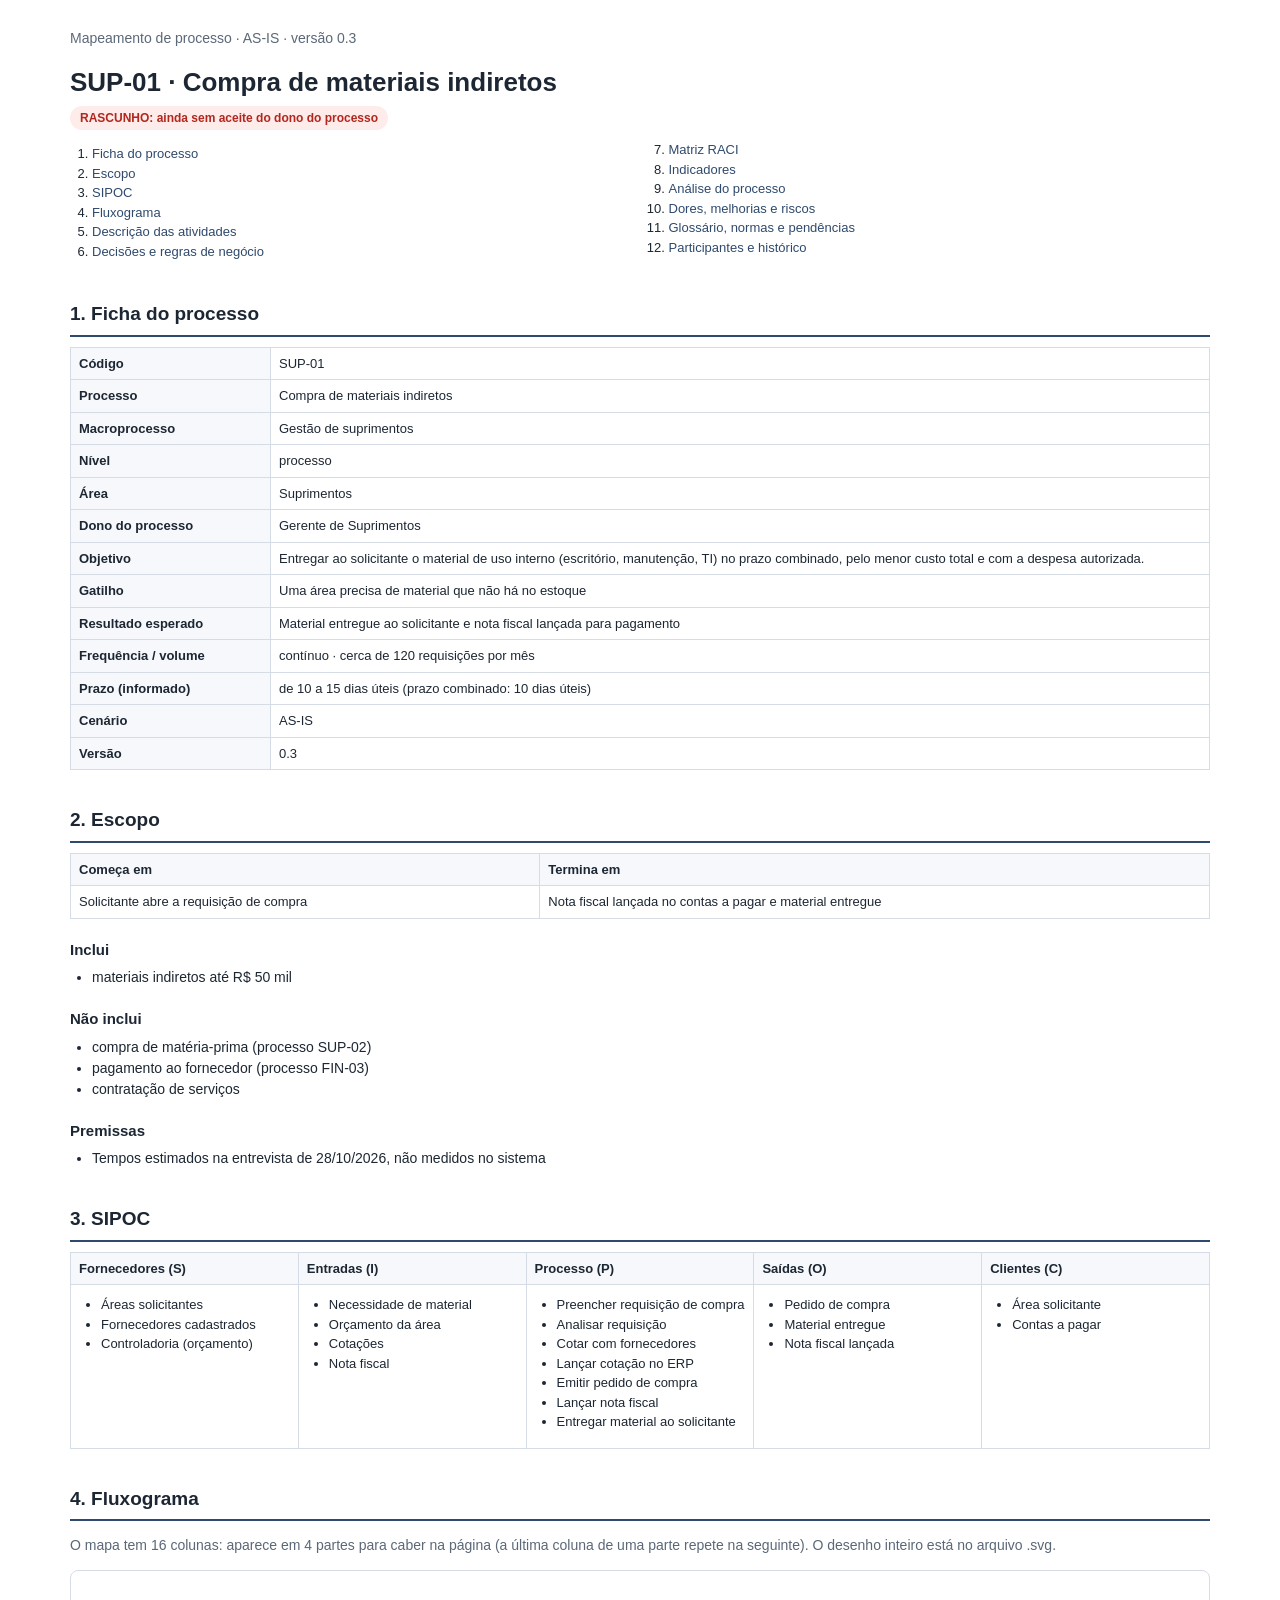
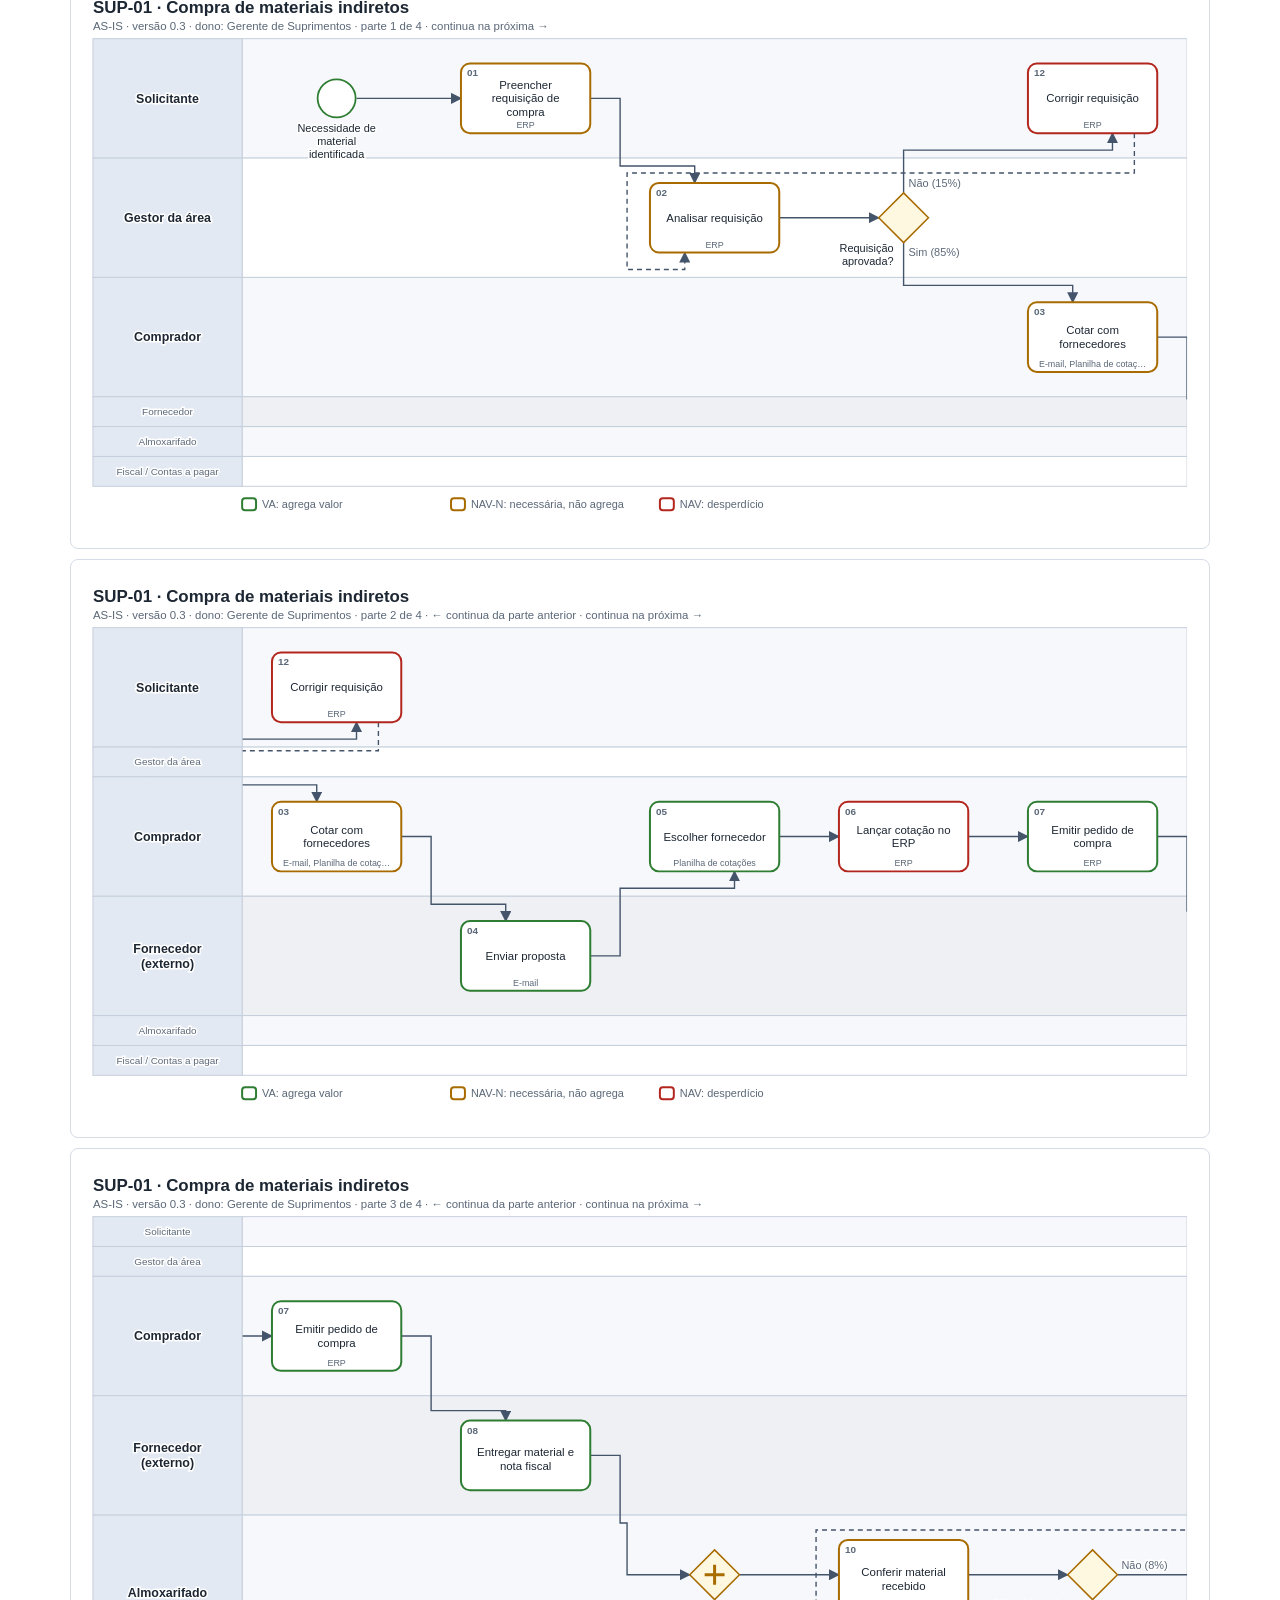
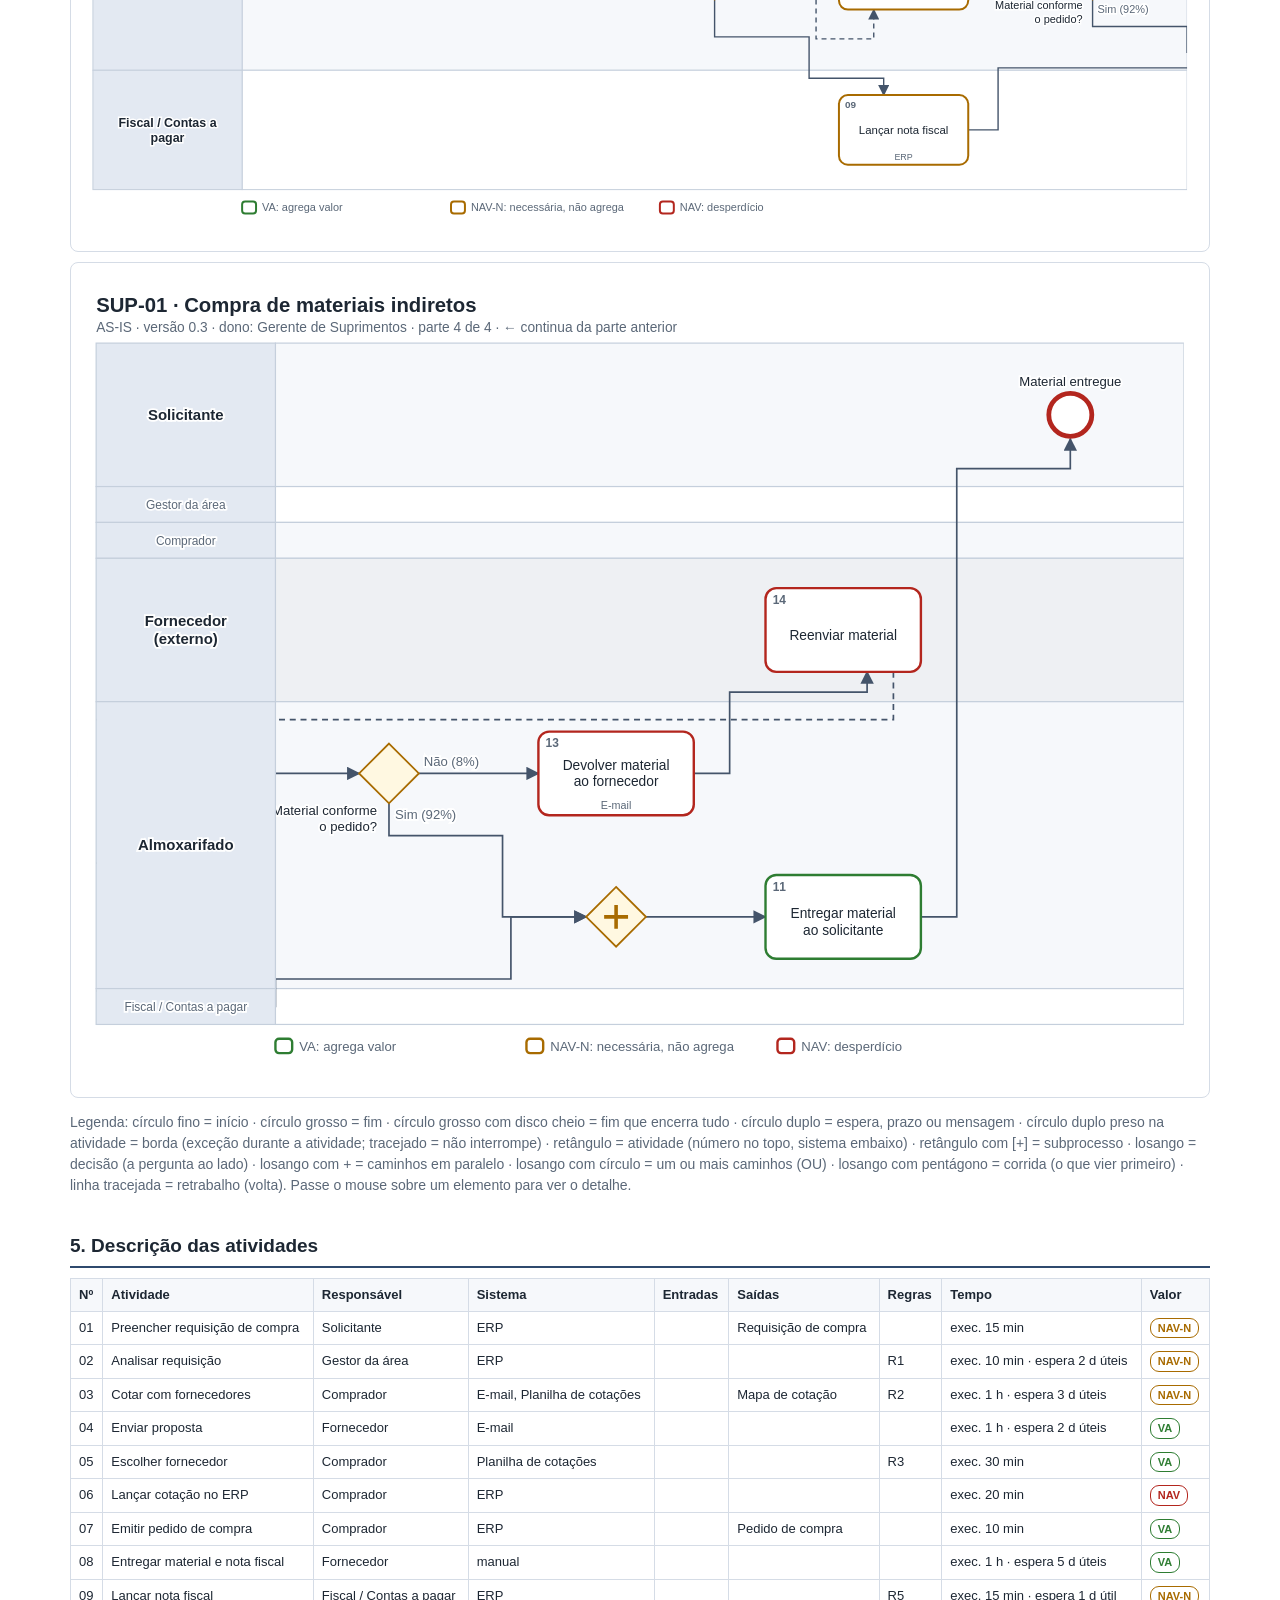
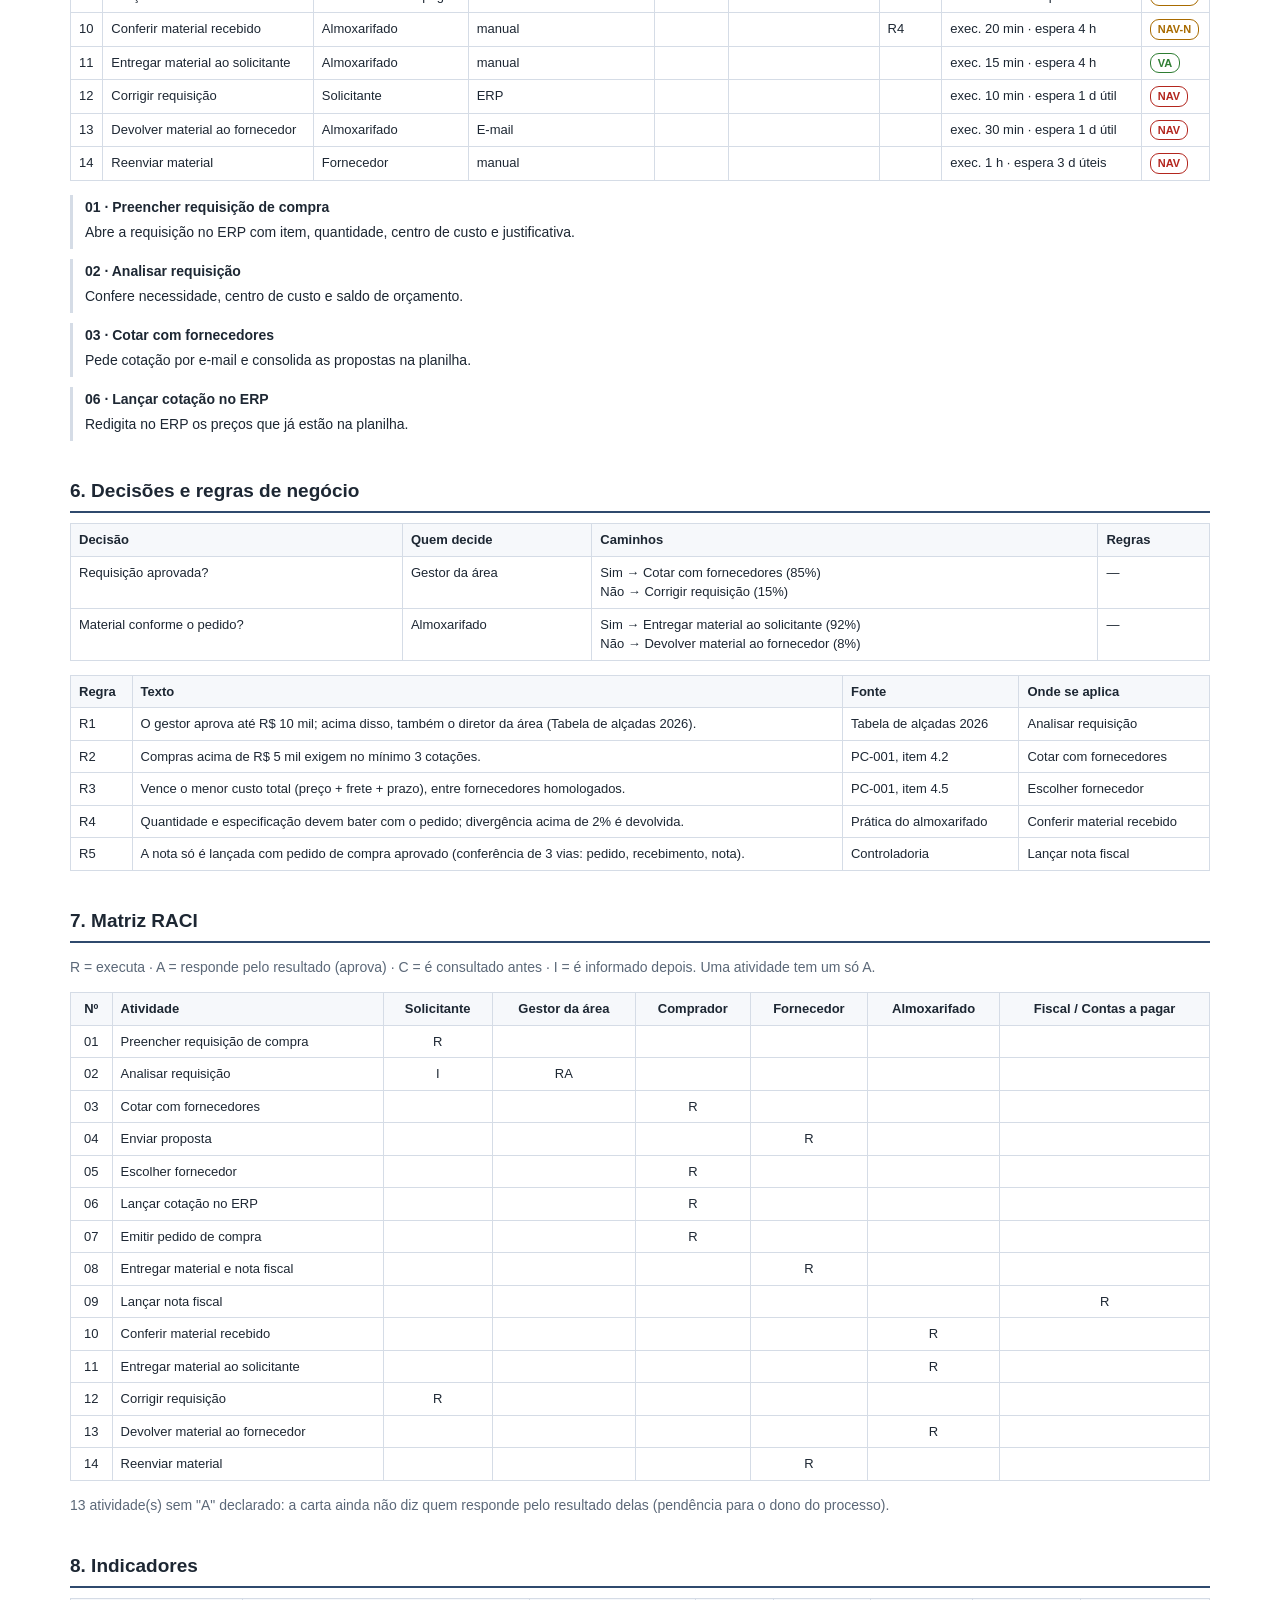
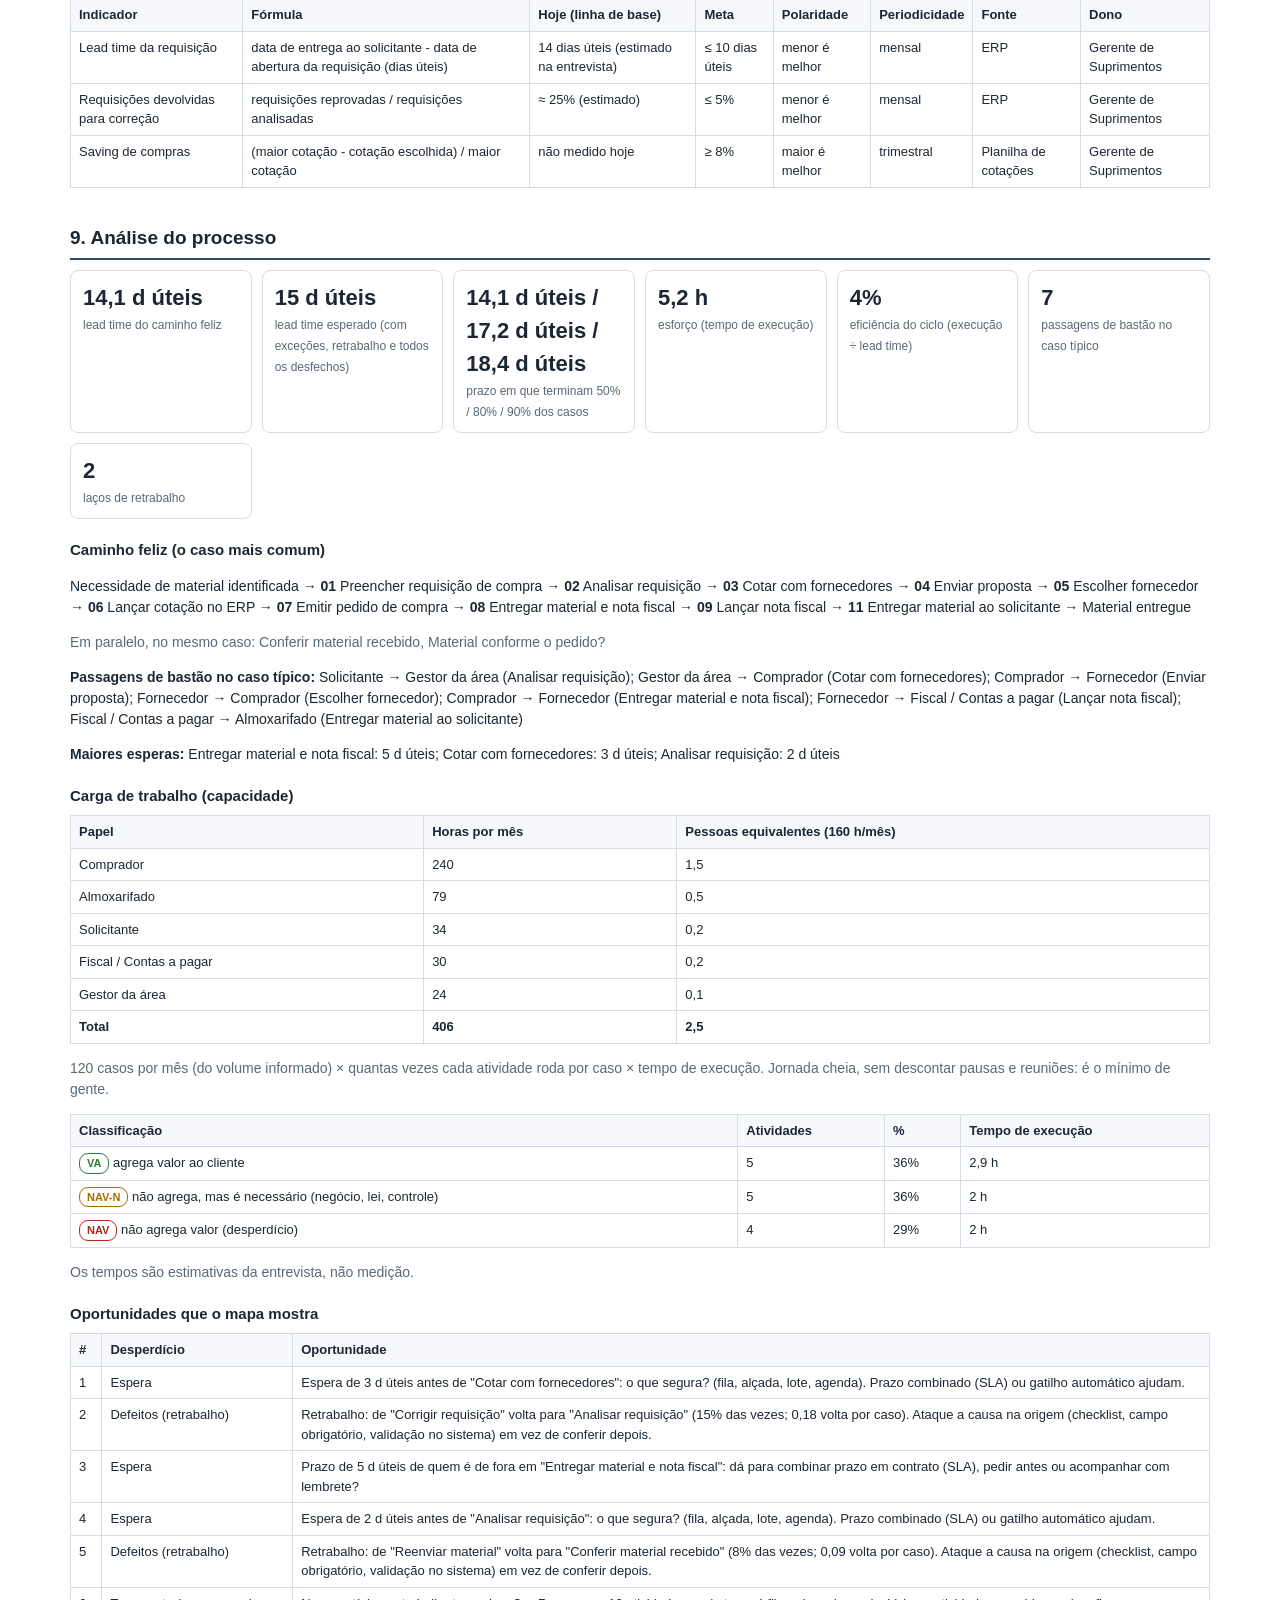
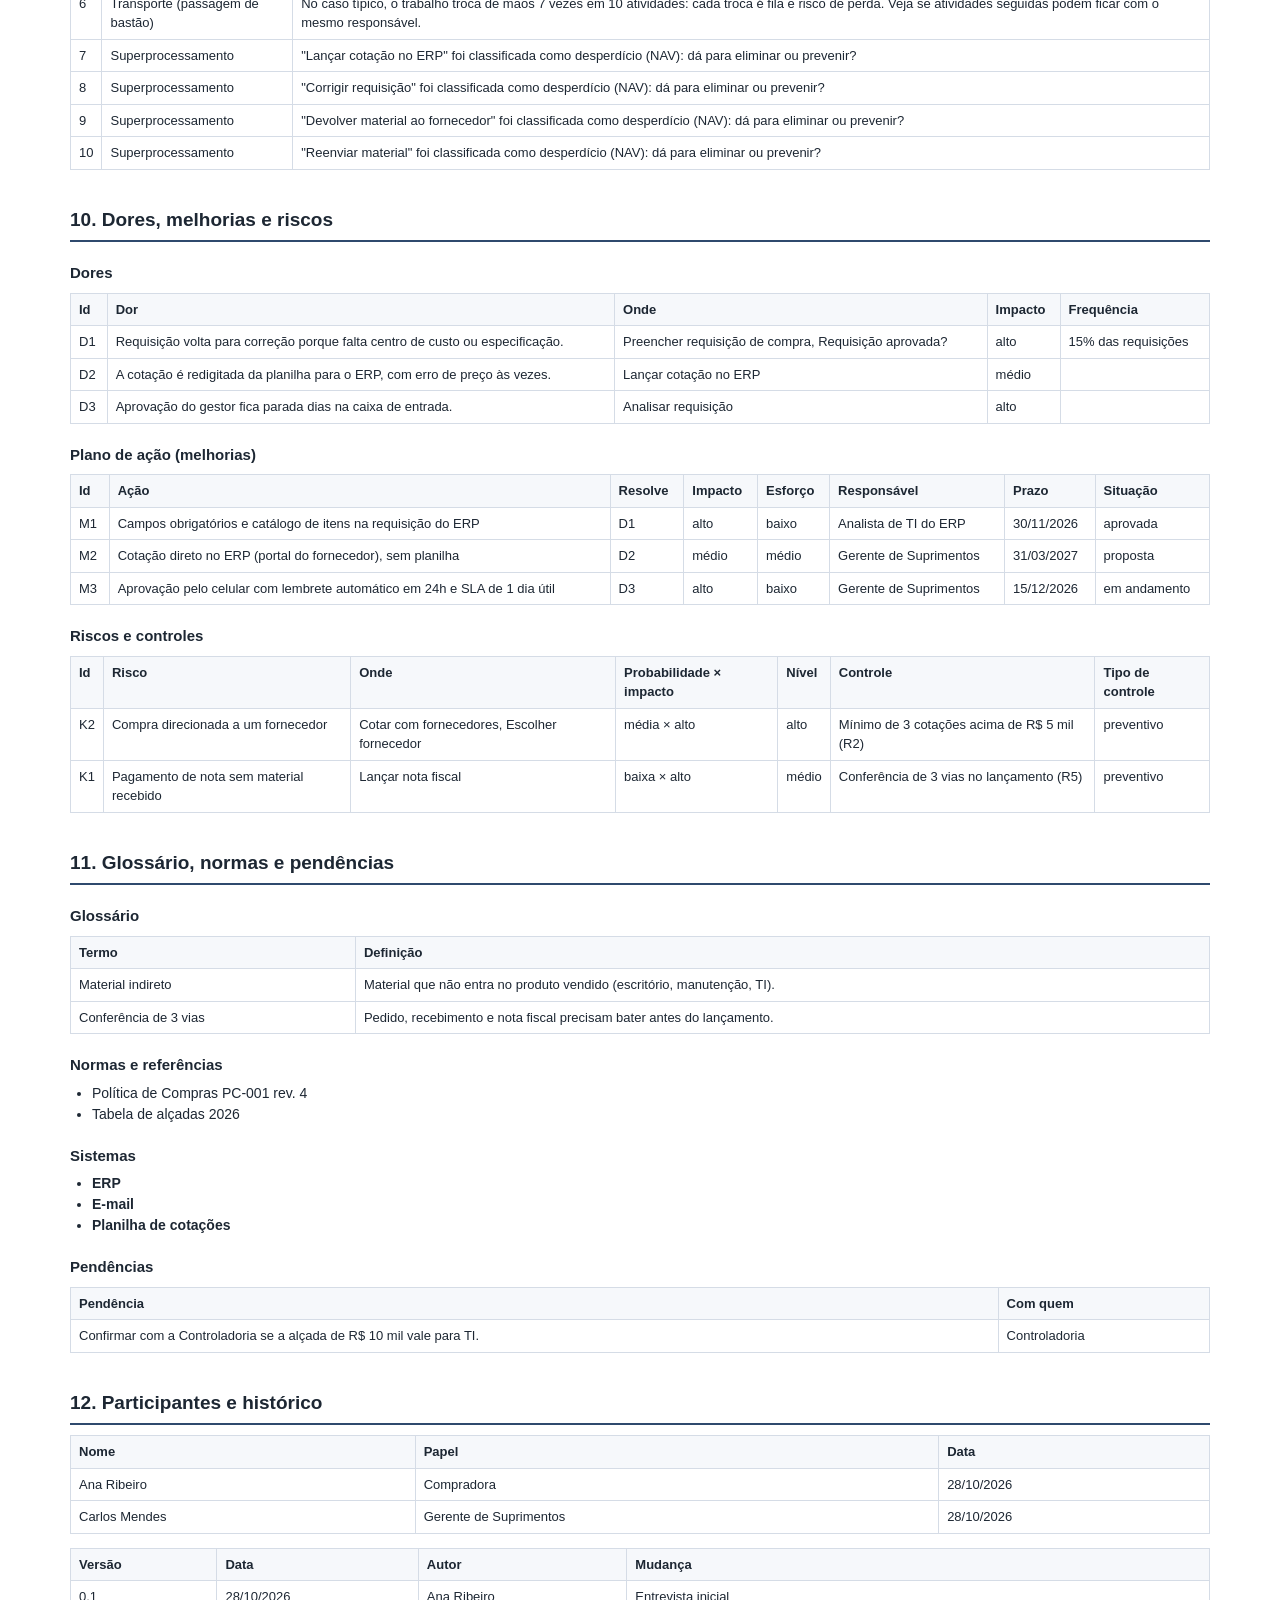
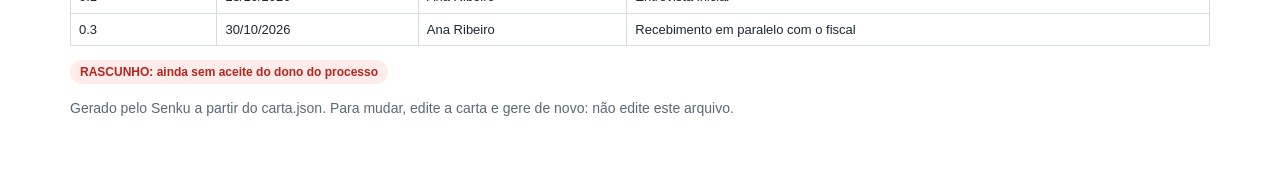
<file: exemplos/compras/saida/sup-01-compra-de-materiais-indiretos-as-is.html>
<!doctype html><html lang="pt-BR"><head><meta charset="utf-8"><meta name="viewport" content="width=device-width,initial-scale=1"><title>SUP-01 · Compra de materiais indiretos</title><style>
:root{--tx:#1d2733;--sv:#5b6878;--ln:#d5dce6;--fd:#f6f8fb;--ac:#2f4a6d;--ok:#2e7d32;--al:#a86b00;--er:#b3261e}
*{box-sizing:border-box}
body{margin:0;background:#fff;color:var(--tx);font:14px/1.5 "Segoe UI",Roboto,Helvetica,Arial,sans-serif}
main{max-width:1180px;margin:0 auto;padding:28px 20px 60px}
h1{font-size:26px;margin:0 0 4px}h2{font-size:19px;margin:36px 0 10px;padding-bottom:6px;border-bottom:2px solid var(--ac)}
h3{font-size:15px;margin:20px 0 6px}
.sub{color:var(--sv);margin:0 0 14px}
.selo{display:inline-block;padding:3px 10px;border-radius:12px;font-size:12px;font-weight:600}
.selo.aprovada{background:#e6f4ea;color:var(--ok)}.selo.rascunho{background:#fdecea;color:var(--er)}
table{border-collapse:collapse;width:100%;margin:8px 0 14px;font-size:13px}
th,td{border:1px solid var(--ln);padding:6px 8px;text-align:left;vertical-align:top}
th{background:var(--fd);font-weight:600}
.ficha th{width:200px}
.sipoc td{width:20%}
.raci td,.raci th{text-align:center}.raci td:nth-child(2),.raci th:nth-child(2){text-align:left}
.fluxo{overflow-x:auto;border:1px solid var(--ln);border-radius:8px;padding:6px;background:#fff;margin:0 0 10px}
.fluxo svg{max-width:none;height:auto}.fluxo.parte svg{width:100%;max-width:100%}
.nums{display:grid;grid-template-columns:repeat(auto-fit,minmax(170px,1fr));gap:10px;margin:10px 0}
.num{border:1px solid var(--ln);border-radius:8px;padding:10px 12px}
.num b{display:block;font-size:22px}.num span{color:var(--sv);font-size:12px}
.tag{display:inline-block;white-space:nowrap;padding:1px 7px;border-radius:9px;font-size:11px;font-weight:600;border:1px solid}
.VA{color:var(--ok)}.NAV-N{color:var(--al)}.NAV{color:var(--er)}
.det{border-left:3px solid var(--ln);padding:2px 0 2px 12px;margin:10px 0}
.det p{margin:4px 0}.muted{color:var(--sv)}
.aviso{background:#fff8e1;border:1px solid #f0d58c;border-radius:8px;padding:8px 12px;margin:10px 0}
nav.indice{columns:2;font-size:13px;margin:10px 0 0}nav.indice a{color:var(--ac);text-decoration:none}
ol,ul{margin:4px 0 10px;padding-left:22px}
@media (max-width:700px){nav.indice{columns:1}.ficha th{width:auto}}
@media print{main{max-width:none;padding:0}h2{break-after:avoid}table,.det{break-inside:avoid}
 .fluxo{overflow:visible;border:0;break-inside:avoid;break-after:page}.fluxo svg{max-width:100%;max-height:170mm}
 .fluxo.em-pe{page:em_pe}.fluxo.em-pe svg{max-height:255mm}
 @page{size:A4 landscape;margin:12mm}@page em_pe{size:A4 portrait;margin:12mm}}
</style></head><body><main>
<p class="sub">Mapeamento de processo · AS-IS · versão 0.3</p><h1>SUP-01 · Compra de materiais indiretos</h1>
<span class="selo rascunho">RASCUNHO: ainda sem aceite do dono do processo</span>
<nav class="indice"><ol><li><a href="#s1">Ficha do processo</a></li><li><a href="#s2">Escopo</a></li><li><a href="#s3">SIPOC</a></li><li><a href="#s4">Fluxograma</a></li><li><a href="#s5">Descrição das atividades</a></li><li><a href="#s6">Decisões e regras de negócio</a></li><li><a href="#s7">Matriz RACI</a></li><li><a href="#s8">Indicadores</a></li><li><a href="#s9">Análise do processo</a></li><li><a href="#s10">Dores, melhorias e riscos</a></li><li><a href="#s11">Glossário, normas e pendências</a></li><li><a href="#s12">Participantes e histórico</a></li></ol></nav>
<h2 id="s1">1. Ficha do processo</h2>
<table class="ficha"><tbody><tr><th>Código</th><td>SUP-01</td></tr><tr><th>Processo</th><td>Compra de materiais indiretos</td></tr><tr><th>Macroprocesso</th><td>Gestão de suprimentos</td></tr><tr><th>Nível</th><td>processo</td></tr><tr><th>Área</th><td>Suprimentos</td></tr><tr><th>Dono do processo</th><td>Gerente de Suprimentos</td></tr><tr><th>Objetivo</th><td>Entregar ao solicitante o material de uso interno (escritório, manutenção, TI) no prazo combinado, pelo menor custo total e com a despesa autorizada.</td></tr><tr><th>Gatilho</th><td>Uma área precisa de material que não há no estoque</td></tr><tr><th>Resultado esperado</th><td>Material entregue ao solicitante e nota fiscal lançada para pagamento</td></tr><tr><th>Frequência / volume</th><td>contínuo · cerca de 120 requisições por mês</td></tr><tr><th>Prazo (informado)</th><td>de 10 a 15 dias úteis (prazo combinado: 10 dias úteis)</td></tr><tr><th>Cenário</th><td>AS-IS</td></tr><tr><th>Versão</th><td>0.3</td></tr></tbody></table>
<h2 id="s2">2. Escopo</h2>
<table class=""><thead><tr><th>Começa em</th><th>Termina em</th></tr></thead><tbody><tr><td>Solicitante abre a requisição de compra</td><td>Nota fiscal lançada no contas a pagar e material entregue</td></tr></tbody></table>
<h3>Inclui</h3><ul><li>materiais indiretos até R$ 50 mil</li></ul>
<h3>Não inclui</h3><ul><li>compra de matéria-prima (processo SUP-02)</li><li>pagamento ao fornecedor (processo FIN-03)</li><li>contratação de serviços</li></ul>
<h3>Premissas</h3><ul><li>Tempos estimados na entrevista de 28/10/2026, não medidos no sistema</li></ul>
<h2 id="s3">3. SIPOC</h2>
<table class="sipoc"><thead><tr><th>Fornecedores (S)</th><th>Entradas (I)</th><th>Processo (P)</th><th>Saídas (O)</th><th>Clientes (C)</th></tr></thead><tbody><tr><td><ul><li>Áreas solicitantes</li><li>Fornecedores cadastrados</li><li>Controladoria (orçamento)</li></ul></td><td><ul><li>Necessidade de material</li><li>Orçamento da área</li><li>Cotações</li><li>Nota fiscal</li></ul></td><td><ul><li>Preencher requisição de compra</li><li>Analisar requisição</li><li>Cotar com fornecedores</li><li>Lançar cotação no ERP</li><li>Emitir pedido de compra</li><li>Lançar nota fiscal</li><li>Entregar material ao solicitante</li></ul></td><td><ul><li>Pedido de compra</li><li>Material entregue</li><li>Nota fiscal lançada</li></ul></td><td><ul><li>Área solicitante</li><li>Contas a pagar</li></ul></td></tr></tbody></table>
<h2 id="s4">4. Fluxograma</h2>
<p class="muted">O mapa tem 16 colunas: aparece em 4 partes para caber na página (a última coluna de uma parte repete na seguinte). O desenho inteiro está no arquivo .svg.</p>
<div class="fluxo parte"><svg xmlns="http://www.w3.org/2000/svg" viewBox="0 0 1132 562" width="1132" height="562" font-family="Segoe UI, Roboto, Helvetica, Arial, sans-serif" role="img" aria-label="Fluxograma: SUP-01 · Compra de materiais indiretos">
<defs><marker id="seta" viewBox="0 0 10 10" refX="9" refY="5" markerWidth="8" markerHeight="8" orient="auto-start-reverse"><path d="M0,0 L10,5 L0,10 z" fill="#44546a"/></marker></defs>
<rect width="100%" height="100%" fill="#ffffff"/>
<text x="16" y="36" font-size="17" font-weight="600" fill="#1d2733">SUP-01 · Compra de materiais indiretos</text>
<text x="16" y="53" font-size="11.5" fill="#5b6878">AS-IS · versão 0.3 · dono: Gerente de Suprimentos · parte 1 de 4 · continua na próxima →</text>
<rect x="166" y="62.0" width="950.0" height="120.0" fill="#f6f8fb" stroke="#c5cfdc" stroke-width="1"/>
<rect x="166" y="182.0" width="950.0" height="120.0" fill="#ffffff" stroke="#c5cfdc" stroke-width="1"/>
<rect x="166" y="302.0" width="950.0" height="120.0" fill="#f6f8fb" stroke="#c5cfdc" stroke-width="1"/>
<rect x="166" y="422.0" width="950.0" height="30.0" fill="#eef0f3" stroke="#c5cfdc" stroke-width="1"/>
<rect x="166" y="452.0" width="950.0" height="30.0" fill="#f6f8fb" stroke="#c5cfdc" stroke-width="1"/>
<rect x="166" y="482.0" width="950.0" height="30.0" fill="#ffffff" stroke="#c5cfdc" stroke-width="1"/>
<path d="M281.0,122.0 L386.0,122.0" fill="none" stroke="#44546a" stroke-width="1.4" marker-end="url(#seta)"/>
<path d="M516.0,122.0 L546.0,122.0 L546.0,190.0 L621.0,190.0 L621.0,207.0" fill="none" stroke="#44546a" stroke-width="1.4" marker-end="url(#seta)"/>
<path d="M706.0,242.0 L806.0,242.0" fill="none" stroke="#44546a" stroke-width="1.4" marker-end="url(#seta)"/>
<path d="M831.0,267.0 L831.0,310.0 L1001.0,310.0 L1001.0,327.0" fill="none" stroke="#44546a" stroke-width="1.4" marker-end="url(#seta)"/>
<text x="836.0" y="280.0" font-size="11" fill="#5b6878" text-anchor="start" stroke="#ffffff" stroke-width="3" paint-order="stroke">Sim (85%)</text>
<path d="M831.0,217.0 L831.0,174.0 L1041.0,174.0 L1041.0,157.0" fill="none" stroke="#44546a" stroke-width="1.4" marker-end="url(#seta)"/>
<text x="836.0" y="211.0" font-size="11" fill="#5b6878" text-anchor="start" stroke="#ffffff" stroke-width="3" paint-order="stroke">Não (15%)</text>
<path d="M1063.0,157.0 L1063.0,197.0 L553.0,197.0 L553.0,294.0 L611.0,294.0 L611.0,277.0" fill="none" stroke="#44546a" stroke-width="1.4" stroke-dasharray="5 4" marker-end="url(#seta)"/>
<path d="M1086.0,362.0 L1116.0,362.0 L1116.0,424.0 L1191.0,424.0 L1191.0,428.2" fill="none" stroke="#44546a" stroke-width="1.4" marker-end="url(#seta)"/>
<path d="M1276.0,437.0 L1306.0,437.0 L1306.0,414.0 L1421.0,414.0 L1421.0,397.0" fill="none" stroke="#44546a" stroke-width="1.4" marker-end="url(#seta)"/>
<g data-id="inicio"><title>Necessidade de material identificada  [id: inicio]
Responsável: Solicitante</title>
<circle cx="261.0" cy="122.0" r="19.1" fill="#ffffff" stroke="#2e7d32" stroke-width="1.8"/>

<text font-size="11" fill="#1d2733" font-weight="normal" text-anchor="middle" stroke="#ffffff" stroke-width="3" paint-order="stroke"><tspan x="261.0" y="155.7">Necessidade de</tspan><tspan x="261.0" y="168.8">material</tspan><tspan x="261.0" y="182.1">identificada</tspan></text>
</g>
<g data-id="a1"><title>Preencher requisição de compra  [id: a1]
Responsável: Solicitante
Sistema: ERP
Abre a requisição no ERP com item, quantidade, centro de custo e justificativa.
Tempo: execucao 15min, espera 0</title>
<rect x="386.0" y="87.0" width="130" height="70" rx="9" fill="#ffffff" stroke="#a86b00" stroke-width="2"/>
<text font-size="11.5" fill="#1d2733" font-weight="normal" text-anchor="middle" stroke="#ffffff" stroke-width="3" paint-order="stroke"><tspan x="451.0" y="112.2">Preencher</tspan><tspan x="451.0" y="126.0">requisição de</tspan><tspan x="451.0" y="139.8">compra</tspan></text>
<text x="392.0" y="100.0" font-size="10" font-weight="700" fill="#5b6878">01</text>
<text x="451.0" y="152.0" font-size="9" text-anchor="middle" fill="#5b6878">ERP</text>
</g>
<g data-id="a2"><title>Analisar requisição  [id: a2]
Responsável: Gestor da área
Sistema: ERP
Confere necessidade, centro de custo e saldo de orçamento.
Tempo: execucao 10min, espera 2d
R1: O gestor aprova até R$ 10 mil; acima disso, também o diretor da área (Tabela de alçadas 2026).</title>
<rect x="576.0" y="207.0" width="130" height="70" rx="9" fill="#ffffff" stroke="#a86b00" stroke-width="2"/>
<text font-size="11.5" fill="#1d2733" font-weight="normal" text-anchor="middle" stroke="#ffffff" stroke-width="3" paint-order="stroke"><tspan x="641.0" y="246.0">Analisar requisição</tspan></text>
<text x="582.0" y="220.0" font-size="10" font-weight="700" fill="#5b6878">02</text>
<text x="641.0" y="272.0" font-size="9" text-anchor="middle" fill="#5b6878">ERP</text>
</g>
<g data-id="d1"><title>Requisição aprovada?  [id: d1]
Responsável: Gestor da área</title>
<path d="M831.0,217.0 L856.0,242.0 L831.0,267.0 L806.0,242.0 z" fill="#fff8e1" stroke="#a86b00" stroke-width="1.5"/>
<text font-size="11" fill="#1d2733" font-weight="normal" text-anchor="end" stroke="#ffffff" stroke-width="3" paint-order="stroke"><tspan x="821.0" y="276.8">Requisição</tspan><tspan x="821.0" y="290.0">aprovada?</tspan></text>
</g>
<g data-id="a1b"><title>Corrigir requisição  [id: a1b]
Responsável: Solicitante
Sistema: ERP
Tempo: execucao 10min, espera 1d</title>
<rect x="956.0" y="87.0" width="130" height="70" rx="9" fill="#ffffff" stroke="#b3261e" stroke-width="2"/>
<text font-size="11.5" fill="#1d2733" font-weight="normal" text-anchor="middle" stroke="#ffffff" stroke-width="3" paint-order="stroke"><tspan x="1021.0" y="126.0">Corrigir requisição</tspan></text>
<text x="962.0" y="100.0" font-size="10" font-weight="700" fill="#5b6878">12</text>
<text x="1021.0" y="152.0" font-size="9" text-anchor="middle" fill="#5b6878">ERP</text>
</g>
<g data-id="a3"><title>Cotar com fornecedores  [id: a3]
Responsável: Comprador
Sistema: E-mail, Planilha de cotações
Pede cotação por e-mail e consolida as propostas na planilha.
Tempo: execucao 1h, espera 3d
R2: Compras acima de R$ 5 mil exigem no mínimo 3 cotações.</title>
<rect x="956.0" y="327.0" width="130" height="70" rx="9" fill="#ffffff" stroke="#a86b00" stroke-width="2"/>
<text font-size="11.5" fill="#1d2733" font-weight="normal" text-anchor="middle" stroke="#ffffff" stroke-width="3" paint-order="stroke"><tspan x="1021.0" y="359.1">Cotar com</tspan><tspan x="1021.0" y="372.9">fornecedores</tspan></text>
<text x="962.0" y="340.0" font-size="10" font-weight="700" fill="#5b6878">03</text>
<text x="1021.0" y="392.0" font-size="9" text-anchor="middle" fill="#5b6878">E-mail, Planilha de cotaç…</text>
</g>
<rect x="0" y="61.0" width="16" height="452.0" fill="#ffffff"/>
<rect x="1116.0" y="61.0" width="16" height="452.0" fill="#ffffff"/>
<rect x="16" y="62.0" width="150.0" height="120.0" fill="#e3e9f2" stroke="#c5cfdc" stroke-width="1"/>
<text font-size="12.5" fill="#1d2733" font-weight="600" text-anchor="middle" stroke="#ffffff" stroke-width="3" paint-order="stroke"><tspan x="91.0" y="126.4">Solicitante</tspan></text>
<rect x="16" y="182.0" width="150.0" height="120.0" fill="#e3e9f2" stroke="#c5cfdc" stroke-width="1"/>
<text font-size="12.5" fill="#1d2733" font-weight="600" text-anchor="middle" stroke="#ffffff" stroke-width="3" paint-order="stroke"><tspan x="91.0" y="246.4">Gestor da área</tspan></text>
<rect x="16" y="302.0" width="150.0" height="120.0" fill="#e3e9f2" stroke="#c5cfdc" stroke-width="1"/>
<text font-size="12.5" fill="#1d2733" font-weight="600" text-anchor="middle" stroke="#ffffff" stroke-width="3" paint-order="stroke"><tspan x="91.0" y="366.4">Comprador</tspan></text>
<rect x="16" y="422.0" width="150.0" height="30.0" fill="#e3e9f2" stroke="#c5cfdc" stroke-width="1"/>
<text font-size="10" fill="#5b6878" font-weight="normal" text-anchor="middle" stroke="#ffffff" stroke-width="3" paint-order="stroke"><tspan x="91.0" y="440.5">Fornecedor</tspan></text>
<rect x="16" y="452.0" width="150.0" height="30.0" fill="#e3e9f2" stroke="#c5cfdc" stroke-width="1"/>
<text font-size="10" fill="#5b6878" font-weight="normal" text-anchor="middle" stroke="#ffffff" stroke-width="3" paint-order="stroke"><tspan x="91.0" y="470.5">Almoxarifado</tspan></text>
<rect x="16" y="482.0" width="150.0" height="30.0" fill="#e3e9f2" stroke="#c5cfdc" stroke-width="1"/>
<text font-size="10" fill="#5b6878" font-weight="normal" text-anchor="middle" stroke="#ffffff" stroke-width="3" paint-order="stroke"><tspan x="91.0" y="500.5">Fiscal / Contas a pagar</tspan></text>
<rect x="166" y="524.0" width="14" height="12" rx="3" fill="none" stroke="#2e7d32" stroke-width="2"/><text x="186" y="534.0" font-size="11" fill="#5b6878">VA: agrega valor</text>
<rect x="376" y="524.0" width="14" height="12" rx="3" fill="none" stroke="#a86b00" stroke-width="2"/><text x="396" y="534.0" font-size="11" fill="#5b6878">NAV-N: necessária, não agrega</text>
<rect x="586" y="524.0" width="14" height="12" rx="3" fill="none" stroke="#b3261e" stroke-width="2"/><text x="606" y="534.0" font-size="11" fill="#5b6878">NAV: desperdício</text>
</svg></div>
<div class="fluxo parte"><svg xmlns="http://www.w3.org/2000/svg" viewBox="0 0 1132 562" width="1132" height="562" font-family="Segoe UI, Roboto, Helvetica, Arial, sans-serif" role="img" aria-label="Fluxograma: SUP-01 · Compra de materiais indiretos">
<defs><marker id="seta" viewBox="0 0 10 10" refX="9" refY="5" markerWidth="8" markerHeight="8" orient="auto-start-reverse"><path d="M0,0 L10,5 L0,10 z" fill="#44546a"/></marker></defs>
<rect width="100%" height="100%" fill="#ffffff"/>
<text x="16" y="36" font-size="17" font-weight="600" fill="#1d2733">SUP-01 · Compra de materiais indiretos</text>
<text x="16" y="53" font-size="11.5" fill="#5b6878">AS-IS · versão 0.3 · dono: Gerente de Suprimentos · parte 2 de 4 · ← continua da parte anterior · continua na próxima →</text>
<rect x="166" y="62.0" width="950.0" height="120.0" fill="#f6f8fb" stroke="#c5cfdc" stroke-width="1"/>
<rect x="166" y="182.0" width="950.0" height="30.0" fill="#ffffff" stroke="#c5cfdc" stroke-width="1"/>
<rect x="166" y="212.0" width="950.0" height="120.0" fill="#f6f8fb" stroke="#c5cfdc" stroke-width="1"/>
<rect x="166" y="332.0" width="950.0" height="120.0" fill="#eef0f3" stroke="#c5cfdc" stroke-width="1"/>
<rect x="166" y="452.0" width="950.0" height="30.0" fill="#f6f8fb" stroke="#c5cfdc" stroke-width="1"/>
<rect x="166" y="482.0" width="950.0" height="30.0" fill="#ffffff" stroke="#c5cfdc" stroke-width="1"/>
<path d="M-54.0,197.0 L46.0,197.0" fill="none" stroke="#44546a" stroke-width="1.4" marker-end="url(#seta)"/>
<path d="M71.0,203.2 L71.0,220.0 L241.0,220.0 L241.0,237.0" fill="none" stroke="#44546a" stroke-width="1.4" marker-end="url(#seta)"/>
<text x="76.0" y="206.5" font-size="11" fill="#5b6878" text-anchor="start" stroke="#ffffff" stroke-width="3" paint-order="stroke">Sim (85%)</text>
<path d="M71.0,190.8 L71.0,174.0 L281.0,174.0 L281.0,157.0" fill="none" stroke="#44546a" stroke-width="1.4" marker-end="url(#seta)"/>
<text x="76.0" y="189.2" font-size="11" fill="#5b6878" text-anchor="start" stroke="#ffffff" stroke-width="3" paint-order="stroke">Não (15%)</text>
<path d="M303.0,157.0 L303.0,185.8 L-207.0,185.8 L-207.0,210.0 L-149.0,210.0 L-149.0,205.8" fill="none" stroke="#44546a" stroke-width="1.4" stroke-dasharray="5 4" marker-end="url(#seta)"/>
<path d="M326.0,272.0 L356.0,272.0 L356.0,340.0 L431.0,340.0 L431.0,357.0" fill="none" stroke="#44546a" stroke-width="1.4" marker-end="url(#seta)"/>
<path d="M516.0,392.0 L546.0,392.0 L546.0,324.0 L661.0,324.0 L661.0,307.0" fill="none" stroke="#44546a" stroke-width="1.4" marker-end="url(#seta)"/>
<path d="M706.0,272.0 L766.0,272.0" fill="none" stroke="#44546a" stroke-width="1.4" marker-end="url(#seta)"/>
<path d="M896.0,272.0 L956.0,272.0" fill="none" stroke="#44546a" stroke-width="1.4" marker-end="url(#seta)"/>
<path d="M1086.0,272.0 L1116.0,272.0 L1116.0,347.0 L1191.0,347.0 L1191.0,357.0" fill="none" stroke="#44546a" stroke-width="1.4" marker-end="url(#seta)"/>
<path d="M1276.0,392.0 L1306.0,392.0 L1306.0,453.0 L1313.0,453.0 L1313.0,459.5 L1376.0,459.5" fill="none" stroke="#44546a" stroke-width="1.4" marker-end="url(#seta)"/>
<g data-id="a1b"><title>Corrigir requisição  [id: a1b]
Responsável: Solicitante
Sistema: ERP
Tempo: execucao 10min, espera 1d</title>
<rect x="196.0" y="87.0" width="130" height="70" rx="9" fill="#ffffff" stroke="#b3261e" stroke-width="2"/>
<text font-size="11.5" fill="#1d2733" font-weight="normal" text-anchor="middle" stroke="#ffffff" stroke-width="3" paint-order="stroke"><tspan x="261.0" y="126.0">Corrigir requisição</tspan></text>
<text x="202.0" y="100.0" font-size="10" font-weight="700" fill="#5b6878">12</text>
<text x="261.0" y="152.0" font-size="9" text-anchor="middle" fill="#5b6878">ERP</text>
</g>
<g data-id="a3"><title>Cotar com fornecedores  [id: a3]
Responsável: Comprador
Sistema: E-mail, Planilha de cotações
Pede cotação por e-mail e consolida as propostas na planilha.
Tempo: execucao 1h, espera 3d
R2: Compras acima de R$ 5 mil exigem no mínimo 3 cotações.</title>
<rect x="196.0" y="237.0" width="130" height="70" rx="9" fill="#ffffff" stroke="#a86b00" stroke-width="2"/>
<text font-size="11.5" fill="#1d2733" font-weight="normal" text-anchor="middle" stroke="#ffffff" stroke-width="3" paint-order="stroke"><tspan x="261.0" y="269.1">Cotar com</tspan><tspan x="261.0" y="282.9">fornecedores</tspan></text>
<text x="202.0" y="250.0" font-size="10" font-weight="700" fill="#5b6878">03</text>
<text x="261.0" y="302.0" font-size="9" text-anchor="middle" fill="#5b6878">E-mail, Planilha de cotaç…</text>
</g>
<g data-id="f_cot"><title>Enviar proposta  [id: f_cot]
Responsável: Fornecedor
Sistema: E-mail
Tempo: execucao 1h, espera 2d</title>
<rect x="386.0" y="357.0" width="130" height="70" rx="9" fill="#ffffff" stroke="#2e7d32" stroke-width="2"/>
<text font-size="11.5" fill="#1d2733" font-weight="normal" text-anchor="middle" stroke="#ffffff" stroke-width="3" paint-order="stroke"><tspan x="451.0" y="396.0">Enviar proposta</tspan></text>
<text x="392.0" y="370.0" font-size="10" font-weight="700" fill="#5b6878">04</text>
<text x="451.0" y="422.0" font-size="9" text-anchor="middle" fill="#5b6878">E-mail</text>
</g>
<g data-id="a4"><title>Escolher fornecedor  [id: a4]
Responsável: Comprador
Sistema: Planilha de cotações
Tempo: execucao 30min
R3: Vence o menor custo total (preço + frete + prazo), entre fornecedores homologados.</title>
<rect x="576.0" y="237.0" width="130" height="70" rx="9" fill="#ffffff" stroke="#2e7d32" stroke-width="2"/>
<text font-size="11.5" fill="#1d2733" font-weight="normal" text-anchor="middle" stroke="#ffffff" stroke-width="3" paint-order="stroke"><tspan x="641.0" y="276.0">Escolher fornecedor</tspan></text>
<text x="582.0" y="250.0" font-size="10" font-weight="700" fill="#5b6878">05</text>
<text x="641.0" y="302.0" font-size="9" text-anchor="middle" fill="#5b6878">Planilha de cotações</text>
</g>
<g data-id="a5"><title>Lançar cotação no ERP  [id: a5]
Responsável: Comprador
Sistema: ERP
Redigita no ERP os preços que já estão na planilha.
Tempo: execucao 20min</title>
<rect x="766.0" y="237.0" width="130" height="70" rx="9" fill="#ffffff" stroke="#b3261e" stroke-width="2"/>
<text font-size="11.5" fill="#1d2733" font-weight="normal" text-anchor="middle" stroke="#ffffff" stroke-width="3" paint-order="stroke"><tspan x="831.0" y="269.1">Lançar cotação no</tspan><tspan x="831.0" y="282.9">ERP</tspan></text>
<text x="772.0" y="250.0" font-size="10" font-weight="700" fill="#5b6878">06</text>
<text x="831.0" y="302.0" font-size="9" text-anchor="middle" fill="#5b6878">ERP</text>
</g>
<g data-id="a6"><title>Emitir pedido de compra  [id: a6]
Responsável: Comprador
Sistema: ERP
Tempo: execucao 10min</title>
<rect x="956.0" y="237.0" width="130" height="70" rx="9" fill="#ffffff" stroke="#2e7d32" stroke-width="2"/>
<text font-size="11.5" fill="#1d2733" font-weight="normal" text-anchor="middle" stroke="#ffffff" stroke-width="3" paint-order="stroke"><tspan x="1021.0" y="269.1">Emitir pedido de</tspan><tspan x="1021.0" y="282.9">compra</tspan></text>
<text x="962.0" y="250.0" font-size="10" font-weight="700" fill="#5b6878">07</text>
<text x="1021.0" y="302.0" font-size="9" text-anchor="middle" fill="#5b6878">ERP</text>
</g>
<rect x="0" y="61.0" width="16" height="452.0" fill="#ffffff"/>
<rect x="1116.0" y="61.0" width="16" height="452.0" fill="#ffffff"/>
<rect x="16" y="62.0" width="150.0" height="120.0" fill="#e3e9f2" stroke="#c5cfdc" stroke-width="1"/>
<text font-size="12.5" fill="#1d2733" font-weight="600" text-anchor="middle" stroke="#ffffff" stroke-width="3" paint-order="stroke"><tspan x="91.0" y="126.4">Solicitante</tspan></text>
<rect x="16" y="182.0" width="150.0" height="30.0" fill="#e3e9f2" stroke="#c5cfdc" stroke-width="1"/>
<text font-size="10" fill="#5b6878" font-weight="normal" text-anchor="middle" stroke="#ffffff" stroke-width="3" paint-order="stroke"><tspan x="91.0" y="200.5">Gestor da área</tspan></text>
<rect x="16" y="212.0" width="150.0" height="120.0" fill="#e3e9f2" stroke="#c5cfdc" stroke-width="1"/>
<text font-size="12.5" fill="#1d2733" font-weight="600" text-anchor="middle" stroke="#ffffff" stroke-width="3" paint-order="stroke"><tspan x="91.0" y="276.4">Comprador</tspan></text>
<rect x="16" y="332.0" width="150.0" height="120.0" fill="#e3e9f2" stroke="#c5cfdc" stroke-width="1"/>
<text font-size="12.5" fill="#1d2733" font-weight="600" text-anchor="middle" stroke="#ffffff" stroke-width="3" paint-order="stroke"><tspan x="91.0" y="388.9">Fornecedor</tspan><tspan x="91.0" y="403.9">(externo)</tspan></text>
<rect x="16" y="452.0" width="150.0" height="30.0" fill="#e3e9f2" stroke="#c5cfdc" stroke-width="1"/>
<text font-size="10" fill="#5b6878" font-weight="normal" text-anchor="middle" stroke="#ffffff" stroke-width="3" paint-order="stroke"><tspan x="91.0" y="470.5">Almoxarifado</tspan></text>
<rect x="16" y="482.0" width="150.0" height="30.0" fill="#e3e9f2" stroke="#c5cfdc" stroke-width="1"/>
<text font-size="10" fill="#5b6878" font-weight="normal" text-anchor="middle" stroke="#ffffff" stroke-width="3" paint-order="stroke"><tspan x="91.0" y="500.5">Fiscal / Contas a pagar</tspan></text>
<rect x="166" y="524.0" width="14" height="12" rx="3" fill="none" stroke="#2e7d32" stroke-width="2"/><text x="186" y="534.0" font-size="11" fill="#5b6878">VA: agrega valor</text>
<rect x="376" y="524.0" width="14" height="12" rx="3" fill="none" stroke="#a86b00" stroke-width="2"/><text x="396" y="534.0" font-size="11" fill="#5b6878">NAV-N: necessária, não agrega</text>
<rect x="586" y="524.0" width="14" height="12" rx="3" fill="none" stroke="#b3261e" stroke-width="2"/><text x="606" y="534.0" font-size="11" fill="#5b6878">NAV: desperdício</text>
</svg></div>
<div class="fluxo parte"><svg xmlns="http://www.w3.org/2000/svg" viewBox="0 0 1132 688" width="1132" height="688" font-family="Segoe UI, Roboto, Helvetica, Arial, sans-serif" role="img" aria-label="Fluxograma: SUP-01 · Compra de materiais indiretos">
<defs><marker id="seta" viewBox="0 0 10 10" refX="9" refY="5" markerWidth="8" markerHeight="8" orient="auto-start-reverse"><path d="M0,0 L10,5 L0,10 z" fill="#44546a"/></marker></defs>
<rect width="100%" height="100%" fill="#ffffff"/>
<text x="16" y="36" font-size="17" font-weight="600" fill="#1d2733">SUP-01 · Compra de materiais indiretos</text>
<text x="16" y="53" font-size="11.5" fill="#5b6878">AS-IS · versão 0.3 · dono: Gerente de Suprimentos · parte 3 de 4 · ← continua da parte anterior · continua na próxima →</text>
<rect x="166" y="62.0" width="950.0" height="30.0" fill="#f6f8fb" stroke="#c5cfdc" stroke-width="1"/>
<rect x="166" y="92.0" width="950.0" height="30.0" fill="#ffffff" stroke="#c5cfdc" stroke-width="1"/>
<rect x="166" y="122.0" width="950.0" height="120.0" fill="#f6f8fb" stroke="#c5cfdc" stroke-width="1"/>
<rect x="166" y="242.0" width="950.0" height="120.0" fill="#eef0f3" stroke="#c5cfdc" stroke-width="1"/>
<rect x="166" y="362.0" width="950.0" height="156.0" fill="#f6f8fb" stroke="#c5cfdc" stroke-width="1"/>
<rect x="166" y="518.0" width="950.0" height="120.0" fill="#ffffff" stroke="#c5cfdc" stroke-width="1"/>
<path d="M-54.0,182.0 L6.0,182.0" fill="none" stroke="#44546a" stroke-width="1.4" marker-end="url(#seta)"/>
<path d="M136.0,182.0 L196.0,182.0" fill="none" stroke="#44546a" stroke-width="1.4" marker-end="url(#seta)"/>
<path d="M326.0,182.0 L356.0,182.0 L356.0,257.0 L431.0,257.0 L431.0,267.0" fill="none" stroke="#44546a" stroke-width="1.4" marker-end="url(#seta)"/>
<path d="M516.0,302.0 L546.0,302.0 L546.0,370.0 L553.0,370.0 L553.0,422.0 L616.0,422.0" fill="none" stroke="#44546a" stroke-width="1.4" marker-end="url(#seta)"/>
<path d="M666.0,422.0 L766.0,422.0" fill="none" stroke="#44546a" stroke-width="1.4" marker-end="url(#seta)"/>
<path d="M641.0,447.0 L641.0,484.4 L736.0,484.4 L736.0,526.0 L811.0,526.0 L811.0,543.0" fill="none" stroke="#44546a" stroke-width="1.4" marker-end="url(#seta)"/>
<path d="M896.0,422.0 L996.0,422.0" fill="none" stroke="#44546a" stroke-width="1.4" marker-end="url(#seta)"/>
<path d="M1021.0,447.0 L1021.0,474.0 L1116.0,474.0 L1116.0,500.0 L1186.0,500.0" fill="none" stroke="#44546a" stroke-width="1.4" marker-end="url(#seta)"/>
<text x="1026.0" y="460.0" font-size="11" fill="#5b6878" text-anchor="start" stroke="#ffffff" stroke-width="3" paint-order="stroke">Sim (92%)</text>
<path d="M1046.0,422.0 L1146.0,422.0" fill="none" stroke="#44546a" stroke-width="1.4" marker-end="url(#seta)"/>
<text x="1050.0" y="416.0" font-size="11" fill="#5b6878" text-anchor="start" stroke="#ffffff" stroke-width="3" paint-order="stroke">Não (8%)</text>
<path d="M1276.0,422.0 L1306.0,422.0 L1306.0,354.0 L1421.0,354.0 L1421.0,337.0" fill="none" stroke="#44546a" stroke-width="1.4" marker-end="url(#seta)"/>
<path d="M1443.0,337.0 L1443.0,377.0 L743.0,377.0 L743.0,486.5 L801.0,486.5 L801.0,457.0" fill="none" stroke="#44546a" stroke-width="1.4" stroke-dasharray="5 4" marker-end="url(#seta)"/>
<path d="M896.0,578.0 L926.0,578.0 L926.0,515.6 L1123.0,515.6 L1123.0,500.0 L1186.0,500.0" fill="none" stroke="#44546a" stroke-width="1.4" marker-end="url(#seta)"/>
<path d="M1236.0,500.0 L1336.0,500.0" fill="none" stroke="#44546a" stroke-width="1.4" marker-end="url(#seta)"/>
<g data-id="a6"><title>Emitir pedido de compra  [id: a6]
Responsável: Comprador
Sistema: ERP
Tempo: execucao 10min</title>
<rect x="196.0" y="147.0" width="130" height="70" rx="9" fill="#ffffff" stroke="#2e7d32" stroke-width="2"/>
<text font-size="11.5" fill="#1d2733" font-weight="normal" text-anchor="middle" stroke="#ffffff" stroke-width="3" paint-order="stroke"><tspan x="261.0" y="179.1">Emitir pedido de</tspan><tspan x="261.0" y="192.9">compra</tspan></text>
<text x="202.0" y="160.0" font-size="10" font-weight="700" fill="#5b6878">07</text>
<text x="261.0" y="212.0" font-size="9" text-anchor="middle" fill="#5b6878">ERP</text>
</g>
<g data-id="a7"><title>Entregar material e nota fiscal  [id: a7]
Responsável: Fornecedor
Tempo: execucao 1h, espera 5d</title>
<rect x="386.0" y="267.0" width="130" height="70" rx="9" fill="#ffffff" stroke="#2e7d32" stroke-width="2"/>
<text font-size="11.5" fill="#1d2733" font-weight="normal" text-anchor="middle" stroke="#ffffff" stroke-width="3" paint-order="stroke"><tspan x="451.0" y="303.1">Entregar material e</tspan><tspan x="451.0" y="316.9">nota fiscal</tspan></text>
<text x="392.0" y="280.0" font-size="10" font-weight="700" fill="#5b6878">08</text>
</g>
<g data-id="p1"><title>(paralelo)  [id: p1]
Responsável: Almoxarifado</title>
<path d="M641.0,397.0 L666.0,422.0 L641.0,447.0 L616.0,422.0 z" fill="#fff8e1" stroke="#a86b00" stroke-width="1.5"/>
<path d="M631.0,422.0 h20 M641.0,412.0 v20" stroke="#a86b00" stroke-width="3"/>
</g>
<g data-id="a8"><title>Conferir material recebido  [id: a8]
Responsável: Almoxarifado
Tempo: execucao 20min, espera 4h
R4: Quantidade e especificação devem bater com o pedido; divergência acima de 2% é devolvida.</title>
<rect x="766.0" y="387.0" width="130" height="70" rx="9" fill="#ffffff" stroke="#a86b00" stroke-width="2"/>
<text font-size="11.5" fill="#1d2733" font-weight="normal" text-anchor="middle" stroke="#ffffff" stroke-width="3" paint-order="stroke"><tspan x="831.0" y="423.1">Conferir material</tspan><tspan x="831.0" y="436.9">recebido</tspan></text>
<text x="772.0" y="400.0" font-size="10" font-weight="700" fill="#5b6878">10</text>
</g>
<g data-id="d2"><title>Material conforme o pedido?  [id: d2]
Responsável: Almoxarifado</title>
<path d="M1021.0,397.0 L1046.0,422.0 L1021.0,447.0 L996.0,422.0 z" fill="#fff8e1" stroke="#a86b00" stroke-width="1.5"/>
<text font-size="11" fill="#1d2733" font-weight="normal" text-anchor="end" stroke="#ffffff" stroke-width="3" paint-order="stroke"><tspan x="1011.0" y="456.8">Material conforme</tspan><tspan x="1011.0" y="470.0">o pedido?</tspan></text>
</g>
<g data-id="a9"><title>Lançar nota fiscal  [id: a9]
Responsável: Fiscal / Contas a pagar
Sistema: ERP
Tempo: execucao 15min, espera 1d
R5: A nota só é lançada com pedido de compra aprovado (conferência de 3 vias: pedido, recebimento, nota).</title>
<rect x="766.0" y="543.0" width="130" height="70" rx="9" fill="#ffffff" stroke="#a86b00" stroke-width="2"/>
<text font-size="11.5" fill="#1d2733" font-weight="normal" text-anchor="middle" stroke="#ffffff" stroke-width="3" paint-order="stroke"><tspan x="831.0" y="582.0">Lançar nota fiscal</tspan></text>
<text x="772.0" y="556.0" font-size="10" font-weight="700" fill="#5b6878">09</text>
<text x="831.0" y="608.0" font-size="9" text-anchor="middle" fill="#5b6878">ERP</text>
</g>
<rect x="0" y="61.0" width="16" height="578.0" fill="#ffffff"/>
<rect x="1116.0" y="61.0" width="16" height="578.0" fill="#ffffff"/>
<rect x="16" y="62.0" width="150.0" height="30.0" fill="#e3e9f2" stroke="#c5cfdc" stroke-width="1"/>
<text font-size="10" fill="#5b6878" font-weight="normal" text-anchor="middle" stroke="#ffffff" stroke-width="3" paint-order="stroke"><tspan x="91.0" y="80.5">Solicitante</tspan></text>
<rect x="16" y="92.0" width="150.0" height="30.0" fill="#e3e9f2" stroke="#c5cfdc" stroke-width="1"/>
<text font-size="10" fill="#5b6878" font-weight="normal" text-anchor="middle" stroke="#ffffff" stroke-width="3" paint-order="stroke"><tspan x="91.0" y="110.5">Gestor da área</tspan></text>
<rect x="16" y="122.0" width="150.0" height="120.0" fill="#e3e9f2" stroke="#c5cfdc" stroke-width="1"/>
<text font-size="12.5" fill="#1d2733" font-weight="600" text-anchor="middle" stroke="#ffffff" stroke-width="3" paint-order="stroke"><tspan x="91.0" y="186.4">Comprador</tspan></text>
<rect x="16" y="242.0" width="150.0" height="120.0" fill="#e3e9f2" stroke="#c5cfdc" stroke-width="1"/>
<text font-size="12.5" fill="#1d2733" font-weight="600" text-anchor="middle" stroke="#ffffff" stroke-width="3" paint-order="stroke"><tspan x="91.0" y="298.9">Fornecedor</tspan><tspan x="91.0" y="313.9">(externo)</tspan></text>
<rect x="16" y="362.0" width="150.0" height="156.0" fill="#e3e9f2" stroke="#c5cfdc" stroke-width="1"/>
<text font-size="12.5" fill="#1d2733" font-weight="600" text-anchor="middle" stroke="#ffffff" stroke-width="3" paint-order="stroke"><tspan x="91.0" y="444.4">Almoxarifado</tspan></text>
<rect x="16" y="518.0" width="150.0" height="120.0" fill="#e3e9f2" stroke="#c5cfdc" stroke-width="1"/>
<text font-size="12.5" fill="#1d2733" font-weight="600" text-anchor="middle" stroke="#ffffff" stroke-width="3" paint-order="stroke"><tspan x="91.0" y="574.9">Fiscal / Contas a</tspan><tspan x="91.0" y="589.9">pagar</tspan></text>
<rect x="166" y="650.0" width="14" height="12" rx="3" fill="none" stroke="#2e7d32" stroke-width="2"/><text x="186" y="660.0" font-size="11" fill="#5b6878">VA: agrega valor</text>
<rect x="376" y="650.0" width="14" height="12" rx="3" fill="none" stroke="#a86b00" stroke-width="2"/><text x="396" y="660.0" font-size="11" fill="#5b6878">NAV-N: necessária, não agrega</text>
<rect x="586" y="650.0" width="14" height="12" rx="3" fill="none" stroke="#b3261e" stroke-width="2"/><text x="606" y="660.0" font-size="11" fill="#5b6878">NAV: desperdício</text>
</svg></div>
<div class="fluxo parte"><svg xmlns="http://www.w3.org/2000/svg" viewBox="0 0 942 682" width="942" height="682" font-family="Segoe UI, Roboto, Helvetica, Arial, sans-serif" role="img" aria-label="Fluxograma: SUP-01 · Compra de materiais indiretos">
<defs><marker id="seta" viewBox="0 0 10 10" refX="9" refY="5" markerWidth="8" markerHeight="8" orient="auto-start-reverse"><path d="M0,0 L10,5 L0,10 z" fill="#44546a"/></marker></defs>
<rect width="100%" height="100%" fill="#ffffff"/>
<text x="16" y="36" font-size="17" font-weight="600" fill="#1d2733">SUP-01 · Compra de materiais indiretos</text>
<text x="16" y="53" font-size="11.5" fill="#5b6878">AS-IS · versão 0.3 · dono: Gerente de Suprimentos · parte 4 de 4 · ← continua da parte anterior</text>
<rect x="166" y="62.0" width="760.0" height="120.0" fill="#f6f8fb" stroke="#c5cfdc" stroke-width="1"/>
<rect x="166" y="182.0" width="760.0" height="30.0" fill="#ffffff" stroke="#c5cfdc" stroke-width="1"/>
<rect x="166" y="212.0" width="760.0" height="30.0" fill="#f6f8fb" stroke="#c5cfdc" stroke-width="1"/>
<rect x="166" y="242.0" width="760.0" height="120.0" fill="#eef0f3" stroke="#c5cfdc" stroke-width="1"/>
<rect x="166" y="362.0" width="760.0" height="240.0" fill="#f6f8fb" stroke="#c5cfdc" stroke-width="1"/>
<rect x="166" y="602.0" width="760.0" height="30.0" fill="#ffffff" stroke="#c5cfdc" stroke-width="1"/>
<path d="M-94.0,422.0 L6.0,422.0" fill="none" stroke="#44546a" stroke-width="1.4" marker-end="url(#seta)"/>
<path d="M-119.0,447.0 L-119.0,490.0 L-24.0,490.0 L-24.0,604.0 L51.0,604.0 L51.0,608.2" fill="none" stroke="#44546a" stroke-width="1.4" marker-end="url(#seta)"/>
<path d="M136.0,422.0 L236.0,422.0" fill="none" stroke="#44546a" stroke-width="1.4" marker-end="url(#seta)"/>
<path d="M261.0,447.0 L261.0,474.0 L356.0,474.0 L356.0,542.0 L426.0,542.0" fill="none" stroke="#44546a" stroke-width="1.4" marker-end="url(#seta)"/>
<text x="266.0" y="460.0" font-size="11" fill="#5b6878" text-anchor="start" stroke="#ffffff" stroke-width="3" paint-order="stroke">Sim (92%)</text>
<path d="M286.0,422.0 L386.0,422.0" fill="none" stroke="#44546a" stroke-width="1.4" marker-end="url(#seta)"/>
<text x="290.0" y="416.0" font-size="11" fill="#5b6878" text-anchor="start" stroke="#ffffff" stroke-width="3" paint-order="stroke">Não (8%)</text>
<path d="M516.0,422.0 L546.0,422.0 L546.0,354.0 L661.0,354.0 L661.0,337.0" fill="none" stroke="#44546a" stroke-width="1.4" marker-end="url(#seta)"/>
<path d="M683.0,337.0 L683.0,377.0 L-17.0,377.0 L-17.0,497.0 L41.0,497.0 L41.0,457.0" fill="none" stroke="#44546a" stroke-width="1.4" stroke-dasharray="5 4" marker-end="url(#seta)"/>
<path d="M136.0,617.0 L166.0,617.0 L166.0,594.0 L363.0,594.0 L363.0,542.0 L426.0,542.0" fill="none" stroke="#44546a" stroke-width="1.4" marker-end="url(#seta)"/>
<path d="M476.0,542.0 L576.0,542.0" fill="none" stroke="#44546a" stroke-width="1.4" marker-end="url(#seta)"/>
<path d="M706.0,542.0 L736.0,542.0 L736.0,167.0 L831.0,167.0 L831.0,142.0" fill="none" stroke="#44546a" stroke-width="1.4" marker-end="url(#seta)"/>
<g data-id="d2"><title>Material conforme o pedido?  [id: d2]
Responsável: Almoxarifado</title>
<path d="M261.0,397.0 L286.0,422.0 L261.0,447.0 L236.0,422.0 z" fill="#fff8e1" stroke="#a86b00" stroke-width="1.5"/>
<text font-size="11" fill="#1d2733" font-weight="normal" text-anchor="end" stroke="#ffffff" stroke-width="3" paint-order="stroke"><tspan x="251.0" y="456.8">Material conforme</tspan><tspan x="251.0" y="470.0">o pedido?</tspan></text>
</g>
<g data-id="a10"><title>Devolver material ao fornecedor  [id: a10]
Responsável: Almoxarifado
Sistema: E-mail
Tempo: execucao 30min, espera 1d</title>
<rect x="386.0" y="387.0" width="130" height="70" rx="9" fill="#ffffff" stroke="#b3261e" stroke-width="2"/>
<text font-size="11.5" fill="#1d2733" font-weight="normal" text-anchor="middle" stroke="#ffffff" stroke-width="3" paint-order="stroke"><tspan x="451.0" y="419.1">Devolver material</tspan><tspan x="451.0" y="432.9">ao fornecedor</tspan></text>
<text x="392.0" y="400.0" font-size="10" font-weight="700" fill="#5b6878">13</text>
<text x="451.0" y="452.0" font-size="9" text-anchor="middle" fill="#5b6878">E-mail</text>
</g>
<g data-id="a7r"><title>Reenviar material  [id: a7r]
Responsável: Fornecedor
Tempo: execucao 1h, espera 3d</title>
<rect x="576.0" y="267.0" width="130" height="70" rx="9" fill="#ffffff" stroke="#b3261e" stroke-width="2"/>
<text font-size="11.5" fill="#1d2733" font-weight="normal" text-anchor="middle" stroke="#ffffff" stroke-width="3" paint-order="stroke"><tspan x="641.0" y="310.0">Reenviar material</tspan></text>
<text x="582.0" y="280.0" font-size="10" font-weight="700" fill="#5b6878">14</text>
</g>
<g data-id="p2"><title>(paralelo)  [id: p2]
Responsável: Almoxarifado</title>
<path d="M451.0,517.0 L476.0,542.0 L451.0,567.0 L426.0,542.0 z" fill="#fff8e1" stroke="#a86b00" stroke-width="1.5"/>
<path d="M441.0,542.0 h20 M451.0,532.0 v20" stroke="#a86b00" stroke-width="3"/>
</g>
<g data-id="a11"><title>Entregar material ao solicitante  [id: a11]
Responsável: Almoxarifado
Tempo: execucao 15min, espera 4h</title>
<rect x="576.0" y="507.0" width="130" height="70" rx="9" fill="#ffffff" stroke="#2e7d32" stroke-width="2"/>
<text font-size="11.5" fill="#1d2733" font-weight="normal" text-anchor="middle" stroke="#ffffff" stroke-width="3" paint-order="stroke"><tspan x="641.0" y="543.1">Entregar material</tspan><tspan x="641.0" y="556.9">ao solicitante</tspan></text>
<text x="582.0" y="520.0" font-size="10" font-weight="700" fill="#5b6878">11</text>
</g>
<g data-id="fim"><title>Material entregue  [id: fim]
Responsável: Solicitante</title>
<circle cx="831.0" cy="122.0" r="18.0" fill="#ffffff" stroke="#b3261e" stroke-width="4"/>

<text font-size="11" fill="#1d2733" font-weight="normal" text-anchor="middle" stroke="#ffffff" stroke-width="3" paint-order="stroke"><tspan x="831.0" y="97.8">Material entregue</tspan></text>
</g>
<rect x="0" y="61.0" width="16" height="572.0" fill="#ffffff"/>
<rect x="926.0" y="61.0" width="16" height="572.0" fill="#ffffff"/>
<rect x="16" y="62.0" width="150.0" height="120.0" fill="#e3e9f2" stroke="#c5cfdc" stroke-width="1"/>
<text font-size="12.5" fill="#1d2733" font-weight="600" text-anchor="middle" stroke="#ffffff" stroke-width="3" paint-order="stroke"><tspan x="91.0" y="126.4">Solicitante</tspan></text>
<rect x="16" y="182.0" width="150.0" height="30.0" fill="#e3e9f2" stroke="#c5cfdc" stroke-width="1"/>
<text font-size="10" fill="#5b6878" font-weight="normal" text-anchor="middle" stroke="#ffffff" stroke-width="3" paint-order="stroke"><tspan x="91.0" y="200.5">Gestor da área</tspan></text>
<rect x="16" y="212.0" width="150.0" height="30.0" fill="#e3e9f2" stroke="#c5cfdc" stroke-width="1"/>
<text font-size="10" fill="#5b6878" font-weight="normal" text-anchor="middle" stroke="#ffffff" stroke-width="3" paint-order="stroke"><tspan x="91.0" y="230.5">Comprador</tspan></text>
<rect x="16" y="242.0" width="150.0" height="120.0" fill="#e3e9f2" stroke="#c5cfdc" stroke-width="1"/>
<text font-size="12.5" fill="#1d2733" font-weight="600" text-anchor="middle" stroke="#ffffff" stroke-width="3" paint-order="stroke"><tspan x="91.0" y="298.9">Fornecedor</tspan><tspan x="91.0" y="313.9">(externo)</tspan></text>
<rect x="16" y="362.0" width="150.0" height="240.0" fill="#e3e9f2" stroke="#c5cfdc" stroke-width="1"/>
<text font-size="12.5" fill="#1d2733" font-weight="600" text-anchor="middle" stroke="#ffffff" stroke-width="3" paint-order="stroke"><tspan x="91.0" y="486.4">Almoxarifado</tspan></text>
<rect x="16" y="602.0" width="150.0" height="30.0" fill="#e3e9f2" stroke="#c5cfdc" stroke-width="1"/>
<text font-size="10" fill="#5b6878" font-weight="normal" text-anchor="middle" stroke="#ffffff" stroke-width="3" paint-order="stroke"><tspan x="91.0" y="620.5">Fiscal / Contas a pagar</tspan></text>
<rect x="166" y="644.0" width="14" height="12" rx="3" fill="none" stroke="#2e7d32" stroke-width="2"/><text x="186" y="654.0" font-size="11" fill="#5b6878">VA: agrega valor</text>
<rect x="376" y="644.0" width="14" height="12" rx="3" fill="none" stroke="#a86b00" stroke-width="2"/><text x="396" y="654.0" font-size="11" fill="#5b6878">NAV-N: necessária, não agrega</text>
<rect x="586" y="644.0" width="14" height="12" rx="3" fill="none" stroke="#b3261e" stroke-width="2"/><text x="606" y="654.0" font-size="11" fill="#5b6878">NAV: desperdício</text>
</svg></div>
<p class="muted">Legenda: círculo fino = início · círculo grosso = fim · círculo grosso com disco cheio = fim que encerra tudo · círculo duplo = espera, prazo ou mensagem · círculo duplo preso na atividade = borda (exceção durante a atividade; tracejado = não interrompe) · retângulo = atividade (número no topo, sistema embaixo) · retângulo com [+] = subprocesso · losango = decisão (a pergunta ao lado) · losango com + = caminhos em paralelo · losango com círculo = um ou mais caminhos (OU) · losango com pentágono = corrida (o que vier primeiro) · linha tracejada = retrabalho (volta). Passe o mouse sobre um elemento para ver o detalhe.</p>
<h2 id="s5">5. Descrição das atividades</h2>
<table class=""><thead><tr><th>Nº</th><th>Atividade</th><th>Responsável</th><th>Sistema</th><th>Entradas</th><th>Saídas</th><th>Regras</th><th>Tempo</th><th>Valor</th></tr></thead><tbody><tr><td>01</td><td>Preencher requisição de compra</td><td>Solicitante</td><td>ERP</td><td></td><td>Requisição de compra</td><td></td><td>exec. 15 min</td><td><span class="tag NAV-N">NAV-N</span></td></tr><tr><td>02</td><td>Analisar requisição</td><td>Gestor da área</td><td>ERP</td><td></td><td></td><td>R1</td><td>exec. 10 min · espera 2 d úteis</td><td><span class="tag NAV-N">NAV-N</span></td></tr><tr><td>03</td><td>Cotar com fornecedores</td><td>Comprador</td><td>E-mail, Planilha de cotações</td><td></td><td>Mapa de cotação</td><td>R2</td><td>exec. 1 h · espera 3 d úteis</td><td><span class="tag NAV-N">NAV-N</span></td></tr><tr><td>04</td><td>Enviar proposta</td><td>Fornecedor</td><td>E-mail</td><td></td><td></td><td></td><td>exec. 1 h · espera 2 d úteis</td><td><span class="tag VA">VA</span></td></tr><tr><td>05</td><td>Escolher fornecedor</td><td>Comprador</td><td>Planilha de cotações</td><td></td><td></td><td>R3</td><td>exec. 30 min</td><td><span class="tag VA">VA</span></td></tr><tr><td>06</td><td>Lançar cotação no ERP</td><td>Comprador</td><td>ERP</td><td></td><td></td><td></td><td>exec. 20 min</td><td><span class="tag NAV">NAV</span></td></tr><tr><td>07</td><td>Emitir pedido de compra</td><td>Comprador</td><td>ERP</td><td></td><td>Pedido de compra</td><td></td><td>exec. 10 min</td><td><span class="tag VA">VA</span></td></tr><tr><td>08</td><td>Entregar material e nota fiscal</td><td>Fornecedor</td><td>manual</td><td></td><td></td><td></td><td>exec. 1 h · espera 5 d úteis</td><td><span class="tag VA">VA</span></td></tr><tr><td>09</td><td>Lançar nota fiscal</td><td>Fiscal / Contas a pagar</td><td>ERP</td><td></td><td></td><td>R5</td><td>exec. 15 min · espera 1 d útil</td><td><span class="tag NAV-N">NAV-N</span></td></tr><tr><td>10</td><td>Conferir material recebido</td><td>Almoxarifado</td><td>manual</td><td></td><td></td><td>R4</td><td>exec. 20 min · espera 4 h</td><td><span class="tag NAV-N">NAV-N</span></td></tr><tr><td>11</td><td>Entregar material ao solicitante</td><td>Almoxarifado</td><td>manual</td><td></td><td></td><td></td><td>exec. 15 min · espera 4 h</td><td><span class="tag VA">VA</span></td></tr><tr><td>12</td><td>Corrigir requisição</td><td>Solicitante</td><td>ERP</td><td></td><td></td><td></td><td>exec. 10 min · espera 1 d útil</td><td><span class="tag NAV">NAV</span></td></tr><tr><td>13</td><td>Devolver material ao fornecedor</td><td>Almoxarifado</td><td>E-mail</td><td></td><td></td><td></td><td>exec. 30 min · espera 1 d útil</td><td><span class="tag NAV">NAV</span></td></tr><tr><td>14</td><td>Reenviar material</td><td>Fornecedor</td><td>manual</td><td></td><td></td><td></td><td>exec. 1 h · espera 3 d úteis</td><td><span class="tag NAV">NAV</span></td></tr></tbody></table>
<div class="det"><b>01 · Preencher requisição de compra</b>
<p>Abre a requisição no ERP com item, quantidade, centro de custo e justificativa.</p>
</div>
<div class="det"><b>02 · Analisar requisição</b>
<p>Confere necessidade, centro de custo e saldo de orçamento.</p>
</div>
<div class="det"><b>03 · Cotar com fornecedores</b>
<p>Pede cotação por e-mail e consolida as propostas na planilha.</p>
</div>
<div class="det"><b>06 · Lançar cotação no ERP</b>
<p>Redigita no ERP os preços que já estão na planilha.</p>
</div>
<h2 id="s6">6. Decisões e regras de negócio</h2>
<table class=""><thead><tr><th>Decisão</th><th>Quem decide</th><th>Caminhos</th><th>Regras</th></tr></thead><tbody><tr><td>Requisição aprovada?</td><td>Gestor da área</td><td>Sim → Cotar com fornecedores (85%)<br>Não → Corrigir requisição (15%)</td><td>—</td></tr><tr><td>Material conforme o pedido?</td><td>Almoxarifado</td><td>Sim → Entregar material ao solicitante (92%)<br>Não → Devolver material ao fornecedor (8%)</td><td>—</td></tr></tbody></table>
<table class=""><thead><tr><th>Regra</th><th>Texto</th><th>Fonte</th><th>Onde se aplica</th></tr></thead><tbody><tr><td>R1</td><td>O gestor aprova até R$ 10 mil; acima disso, também o diretor da área (Tabela de alçadas 2026).</td><td>Tabela de alçadas 2026</td><td>Analisar requisição</td></tr><tr><td>R2</td><td>Compras acima de R$ 5 mil exigem no mínimo 3 cotações.</td><td>PC-001, item 4.2</td><td>Cotar com fornecedores</td></tr><tr><td>R3</td><td>Vence o menor custo total (preço + frete + prazo), entre fornecedores homologados.</td><td>PC-001, item 4.5</td><td>Escolher fornecedor</td></tr><tr><td>R4</td><td>Quantidade e especificação devem bater com o pedido; divergência acima de 2% é devolvida.</td><td>Prática do almoxarifado</td><td>Conferir material recebido</td></tr><tr><td>R5</td><td>A nota só é lançada com pedido de compra aprovado (conferência de 3 vias: pedido, recebimento, nota).</td><td>Controladoria</td><td>Lançar nota fiscal</td></tr></tbody></table>
<h2 id="s7">7. Matriz RACI</h2><p class="muted">R = executa · A = responde pelo resultado (aprova) · C = é consultado antes · I = é informado depois. Uma atividade tem um só A.</p>
<table class="raci"><thead><tr><th>Nº</th><th>Atividade</th><th>Solicitante</th><th>Gestor da área</th><th>Comprador</th><th>Fornecedor</th><th>Almoxarifado</th><th>Fiscal / Contas a pagar</th></tr></thead><tbody><tr><td>01</td><td>Preencher requisição de compra</td><td>R</td><td></td><td></td><td></td><td></td><td></td></tr><tr><td>02</td><td>Analisar requisição</td><td>I</td><td>RA</td><td></td><td></td><td></td><td></td></tr><tr><td>03</td><td>Cotar com fornecedores</td><td></td><td></td><td>R</td><td></td><td></td><td></td></tr><tr><td>04</td><td>Enviar proposta</td><td></td><td></td><td></td><td>R</td><td></td><td></td></tr><tr><td>05</td><td>Escolher fornecedor</td><td></td><td></td><td>R</td><td></td><td></td><td></td></tr><tr><td>06</td><td>Lançar cotação no ERP</td><td></td><td></td><td>R</td><td></td><td></td><td></td></tr><tr><td>07</td><td>Emitir pedido de compra</td><td></td><td></td><td>R</td><td></td><td></td><td></td></tr><tr><td>08</td><td>Entregar material e nota fiscal</td><td></td><td></td><td></td><td>R</td><td></td><td></td></tr><tr><td>09</td><td>Lançar nota fiscal</td><td></td><td></td><td></td><td></td><td></td><td>R</td></tr><tr><td>10</td><td>Conferir material recebido</td><td></td><td></td><td></td><td></td><td>R</td><td></td></tr><tr><td>11</td><td>Entregar material ao solicitante</td><td></td><td></td><td></td><td></td><td>R</td><td></td></tr><tr><td>12</td><td>Corrigir requisição</td><td>R</td><td></td><td></td><td></td><td></td><td></td></tr><tr><td>13</td><td>Devolver material ao fornecedor</td><td></td><td></td><td></td><td></td><td>R</td><td></td></tr><tr><td>14</td><td>Reenviar material</td><td></td><td></td><td></td><td>R</td><td></td><td></td></tr></tbody></table>
<p class="muted">13 atividade(s) sem "A" declarado: a carta ainda não diz quem responde pelo resultado delas (pendência para o dono do processo).</p>
<h2 id="s8">8. Indicadores</h2>
<table class=""><thead><tr><th>Indicador</th><th>Fórmula</th><th>Hoje (linha de base)</th><th>Meta</th><th>Polaridade</th><th>Periodicidade</th><th>Fonte</th><th>Dono</th></tr></thead><tbody><tr><td>Lead time da requisição</td><td>data de entrega ao solicitante - data de abertura da requisição (dias úteis)</td><td>14 dias úteis (estimado na entrevista)</td><td>≤ 10 dias úteis</td><td>menor é melhor</td><td>mensal</td><td>ERP</td><td>Gerente de Suprimentos</td></tr><tr><td>Requisições devolvidas para correção</td><td>requisições reprovadas / requisições analisadas</td><td>≈ 25% (estimado)</td><td>≤ 5%</td><td>menor é melhor</td><td>mensal</td><td>ERP</td><td>Gerente de Suprimentos</td></tr><tr><td>Saving de compras</td><td>(maior cotação - cotação escolhida) / maior cotação</td><td>não medido hoje</td><td>≥ 8%</td><td>maior é melhor</td><td>trimestral</td><td>Planilha de cotações</td><td>Gerente de Suprimentos</td></tr></tbody></table>
<h2 id="s9">9. Análise do processo</h2>
<div class="nums"><div class="num"><b>14,1 d úteis</b><span>lead time do caminho feliz</span></div><div class="num"><b>15 d úteis</b><span>lead time esperado (com exceções, retrabalho e todos os desfechos)</span></div><div class="num"><b>14,1 d úteis / 17,2 d úteis / 18,4 d úteis</b><span>prazo em que terminam 50% / 80% / 90% dos casos</span></div><div class="num"><b>5,2 h</b><span>esforço (tempo de execução)</span></div><div class="num"><b>4%</b><span>eficiência do ciclo (execução ÷ lead time)</span></div><div class="num"><b>7</b><span>passagens de bastão no caso típico</span></div><div class="num"><b>2</b><span>laços de retrabalho</span></div></div>
<h3>Caminho feliz (o caso mais comum)</h3><p>Necessidade de material identificada → <b>01</b> Preencher requisição de compra → <b>02</b> Analisar requisição → <b>03</b> Cotar com fornecedores → <b>04</b> Enviar proposta → <b>05</b> Escolher fornecedor → <b>06</b> Lançar cotação no ERP → <b>07</b> Emitir pedido de compra → <b>08</b> Entregar material e nota fiscal → <b>09</b> Lançar nota fiscal → <b>11</b> Entregar material ao solicitante → Material entregue</p>
<p class="muted">Em paralelo, no mesmo caso: Conferir material recebido, Material conforme o pedido?</p>
<p><b>Passagens de bastão no caso típico:</b> Solicitante → Gestor da área (Analisar requisição); Gestor da área → Comprador (Cotar com fornecedores); Comprador → Fornecedor (Enviar proposta); Fornecedor → Comprador (Escolher fornecedor); Comprador → Fornecedor (Entregar material e nota fiscal); Fornecedor → Fiscal / Contas a pagar (Lançar nota fiscal); Fiscal / Contas a pagar → Almoxarifado (Entregar material ao solicitante)</p>
<p><b>Maiores esperas:</b> Entregar material e nota fiscal: 5 d úteis; Cotar com fornecedores: 3 d úteis; Analisar requisição: 2 d úteis</p>
<h3>Carga de trabalho (capacidade)</h3><table class=""><thead><tr><th>Papel</th><th>Horas por mês</th><th>Pessoas equivalentes (160 h/mês)</th></tr></thead><tbody><tr><td>Comprador</td><td>240</td><td>1,5</td></tr><tr><td>Almoxarifado</td><td>79</td><td>0,5</td></tr><tr><td>Solicitante</td><td>34</td><td>0,2</td></tr><tr><td>Fiscal / Contas a pagar</td><td>30</td><td>0,2</td></tr><tr><td>Gestor da área</td><td>24</td><td>0,1</td></tr><tr><td><b>Total</b></td><td><b>406</b></td><td><b>2,5</b></td></tr></tbody></table>
<p class="muted">120 casos por mês (do volume informado) × quantas vezes cada atividade roda por caso × tempo de execução. Jornada cheia, sem descontar pausas e reuniões: é o mínimo de gente.</p>
<table class=""><thead><tr><th>Classificação</th><th>Atividades</th><th>%</th><th>Tempo de execução</th></tr></thead><tbody><tr><td><span class="tag VA">VA</span> agrega valor ao cliente</td><td>5</td><td>36%</td><td>2,9 h</td></tr><tr><td><span class="tag NAV-N">NAV-N</span> não agrega, mas é necessário (negócio, lei, controle)</td><td>5</td><td>36%</td><td>2 h</td></tr><tr><td><span class="tag NAV">NAV</span> não agrega valor (desperdício)</td><td>4</td><td>29%</td><td>2 h</td></tr></tbody></table>
<p class="muted">Os tempos são estimativas da entrevista, não medição.</p>
<h3>Oportunidades que o mapa mostra</h3>
<table class=""><thead><tr><th>#</th><th>Desperdício</th><th>Oportunidade</th></tr></thead><tbody><tr><td>1</td><td>Espera</td><td>Espera de 3 d úteis antes de &quot;Cotar com fornecedores&quot;: o que segura? (fila, alçada, lote, agenda). Prazo combinado (SLA) ou gatilho automático ajudam.</td></tr><tr><td>2</td><td>Defeitos (retrabalho)</td><td>Retrabalho: de &quot;Corrigir requisição&quot; volta para &quot;Analisar requisição&quot; (15% das vezes; 0,18 volta por caso). Ataque a causa na origem (checklist, campo obrigatório, validação no sistema) em vez de conferir depois.</td></tr><tr><td>3</td><td>Espera</td><td>Prazo de 5 d úteis de quem é de fora em &quot;Entregar material e nota fiscal&quot;: dá para combinar prazo em contrato (SLA), pedir antes ou acompanhar com lembrete?</td></tr><tr><td>4</td><td>Espera</td><td>Espera de 2 d úteis antes de &quot;Analisar requisição&quot;: o que segura? (fila, alçada, lote, agenda). Prazo combinado (SLA) ou gatilho automático ajudam.</td></tr><tr><td>5</td><td>Defeitos (retrabalho)</td><td>Retrabalho: de &quot;Reenviar material&quot; volta para &quot;Conferir material recebido&quot; (8% das vezes; 0,09 volta por caso). Ataque a causa na origem (checklist, campo obrigatório, validação no sistema) em vez de conferir depois.</td></tr><tr><td>6</td><td>Transporte (passagem de bastão)</td><td>No caso típico, o trabalho troca de mãos 7 vezes em 10 atividades: cada troca é fila e risco de perda. Veja se atividades seguidas podem ficar com o mesmo responsável.</td></tr><tr><td>7</td><td>Superprocessamento</td><td>&quot;Lançar cotação no ERP&quot; foi classificada como desperdício (NAV): dá para eliminar ou prevenir?</td></tr><tr><td>8</td><td>Superprocessamento</td><td>&quot;Corrigir requisição&quot; foi classificada como desperdício (NAV): dá para eliminar ou prevenir?</td></tr><tr><td>9</td><td>Superprocessamento</td><td>&quot;Devolver material ao fornecedor&quot; foi classificada como desperdício (NAV): dá para eliminar ou prevenir?</td></tr><tr><td>10</td><td>Superprocessamento</td><td>&quot;Reenviar material&quot; foi classificada como desperdício (NAV): dá para eliminar ou prevenir?</td></tr></tbody></table>
<h2 id="s10">10. Dores, melhorias e riscos</h2>
<h3>Dores</h3><table class=""><thead><tr><th>Id</th><th>Dor</th><th>Onde</th><th>Impacto</th><th>Frequência</th></tr></thead><tbody><tr><td>D1</td><td>Requisição volta para correção porque falta centro de custo ou especificação.</td><td>Preencher requisição de compra, Requisição aprovada?</td><td>alto</td><td>15% das requisições</td></tr><tr><td>D2</td><td>A cotação é redigitada da planilha para o ERP, com erro de preço às vezes.</td><td>Lançar cotação no ERP</td><td>médio</td><td></td></tr><tr><td>D3</td><td>Aprovação do gestor fica parada dias na caixa de entrada.</td><td>Analisar requisição</td><td>alto</td><td></td></tr></tbody></table>
<h3>Plano de ação (melhorias)</h3><table class=""><thead><tr><th>Id</th><th>Ação</th><th>Resolve</th><th>Impacto</th><th>Esforço</th><th>Responsável</th><th>Prazo</th><th>Situação</th></tr></thead><tbody><tr><td>M1</td><td>Campos obrigatórios e catálogo de itens na requisição do ERP</td><td>D1</td><td>alto</td><td>baixo</td><td>Analista de TI do ERP</td><td>30/11/2026</td><td>aprovada</td></tr><tr><td>M2</td><td>Cotação direto no ERP (portal do fornecedor), sem planilha</td><td>D2</td><td>médio</td><td>médio</td><td>Gerente de Suprimentos</td><td>31/03/2027</td><td>proposta</td></tr><tr><td>M3</td><td>Aprovação pelo celular com lembrete automático em 24h e SLA de 1 dia útil</td><td>D3</td><td>alto</td><td>baixo</td><td>Gerente de Suprimentos</td><td>15/12/2026</td><td>em andamento</td></tr></tbody></table>
<h3>Riscos e controles</h3><table class=""><thead><tr><th>Id</th><th>Risco</th><th>Onde</th><th>Probabilidade × impacto</th><th>Nível</th><th>Controle</th><th>Tipo de controle</th></tr></thead><tbody><tr><td>K2</td><td>Compra direcionada a um fornecedor</td><td>Cotar com fornecedores, Escolher fornecedor</td><td>média × alto</td><td>alto</td><td>Mínimo de 3 cotações acima de R$ 5 mil (R2)</td><td>preventivo</td></tr><tr><td>K1</td><td>Pagamento de nota sem material recebido</td><td>Lançar nota fiscal</td><td>baixa × alto</td><td>médio</td><td>Conferência de 3 vias no lançamento (R5)</td><td>preventivo</td></tr></tbody></table>
<h2 id="s11">11. Glossário, normas e pendências</h2>
<h3>Glossário</h3><table class=""><thead><tr><th>Termo</th><th>Definição</th></tr></thead><tbody><tr><td>Material indireto</td><td>Material que não entra no produto vendido (escritório, manutenção, TI).</td></tr><tr><td>Conferência de 3 vias</td><td>Pedido, recebimento e nota fiscal precisam bater antes do lançamento.</td></tr></tbody></table>
<h3>Normas e referências</h3><ul><li>Política de Compras PC-001 rev. 4</li><li>Tabela de alçadas 2026</li></ul>
<h3>Sistemas</h3><ul><li><b>ERP</b> </li><li><b>E-mail</b> </li><li><b>Planilha de cotações</b> </li></ul>
<h3>Pendências</h3><table class=""><thead><tr><th>Pendência</th><th>Com quem</th></tr></thead><tbody><tr><td>Confirmar com a Controladoria se a alçada de R$ 10 mil vale para TI.</td><td>Controladoria</td></tr></tbody></table>
<h2 id="s12">12. Participantes e histórico</h2>
<table class=""><thead><tr><th>Nome</th><th>Papel</th><th>Data</th></tr></thead><tbody><tr><td>Ana Ribeiro</td><td>Compradora</td><td>28/10/2026</td></tr><tr><td>Carlos Mendes</td><td>Gerente de Suprimentos</td><td>28/10/2026</td></tr></tbody></table>
<table class=""><thead><tr><th>Versão</th><th>Data</th><th>Autor</th><th>Mudança</th></tr></thead><tbody><tr><td>0.1</td><td>28/10/2026</td><td>Ana Ribeiro</td><td>Entrevista inicial</td></tr><tr><td>0.3</td><td>30/10/2026</td><td>Ana Ribeiro</td><td>Recebimento em paralelo com o fiscal</td></tr></tbody></table>
<p><span class="selo rascunho">RASCUNHO: ainda sem aceite do dono do processo</span></p>
<p class="muted">Gerado pelo Senku a partir do carta.json. Para mudar, edite a carta e gere de novo: não edite este arquivo.</p></main></body></html>
</file>
